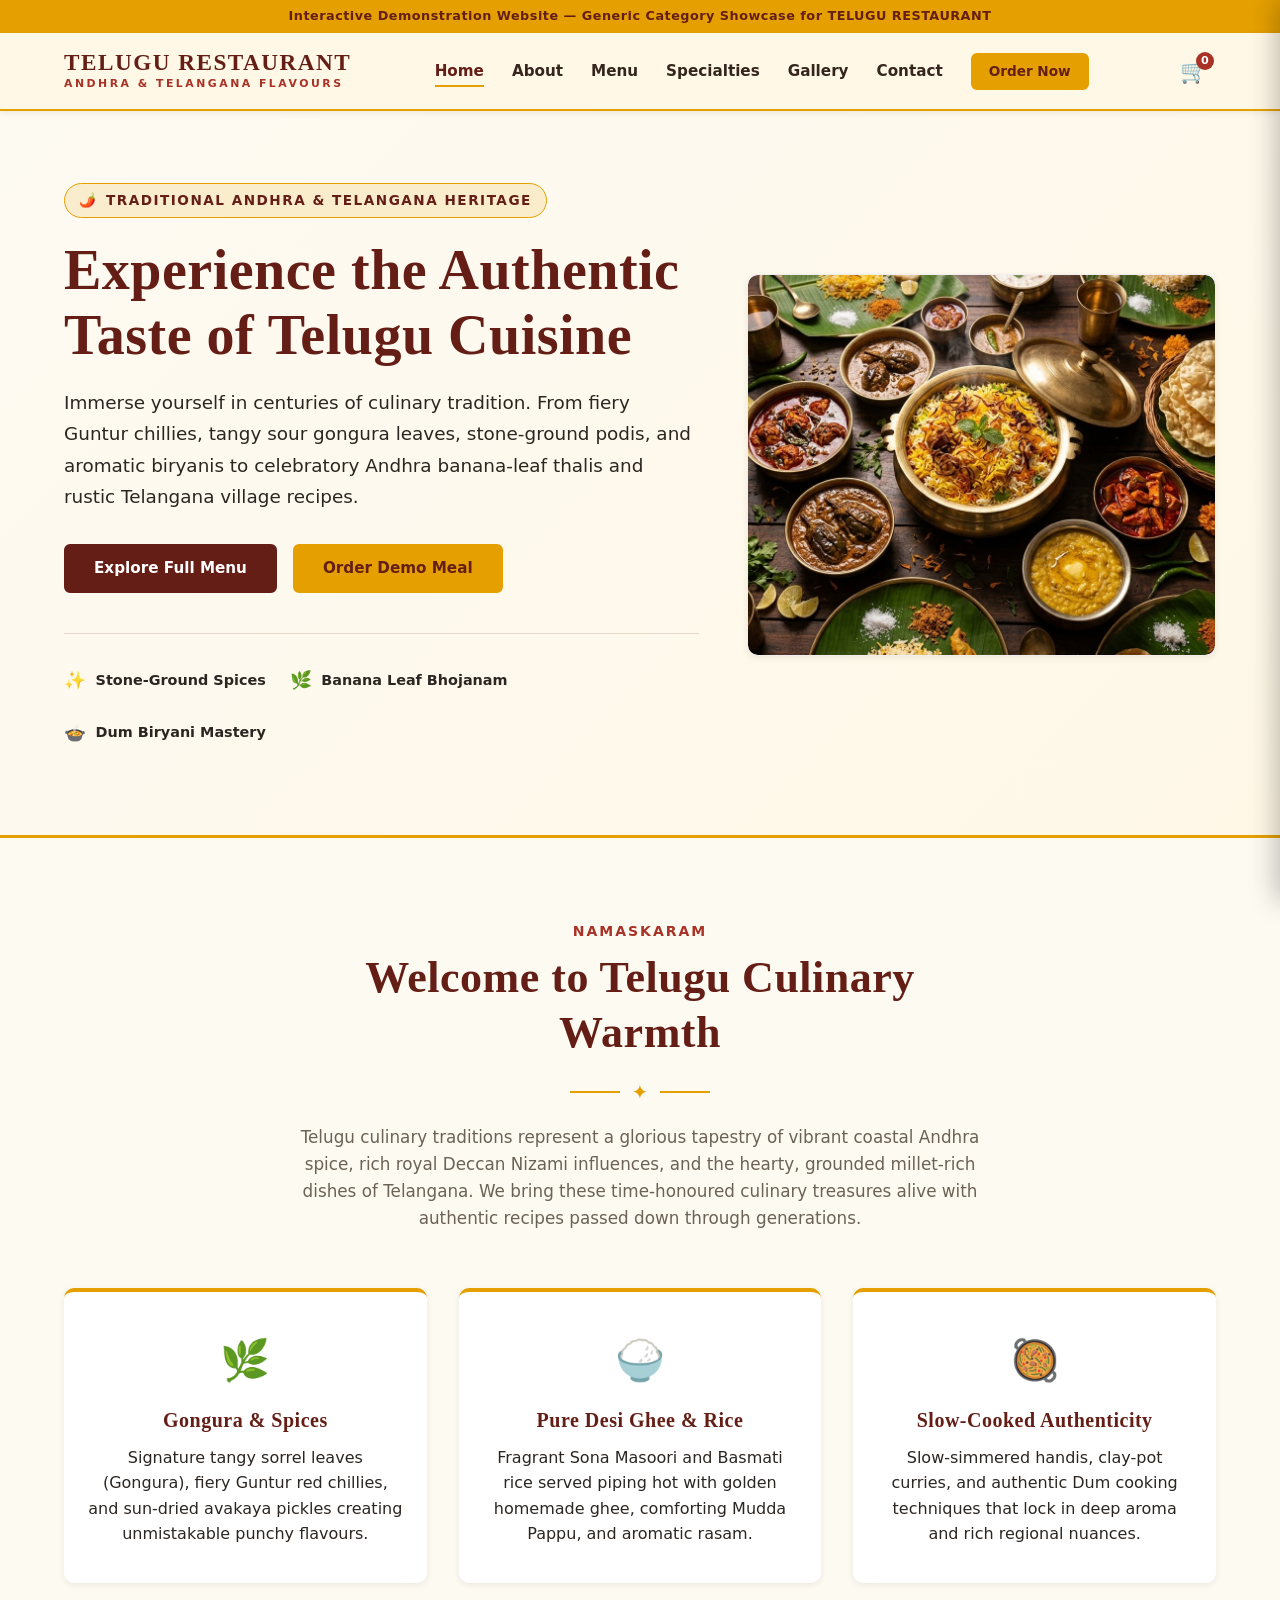
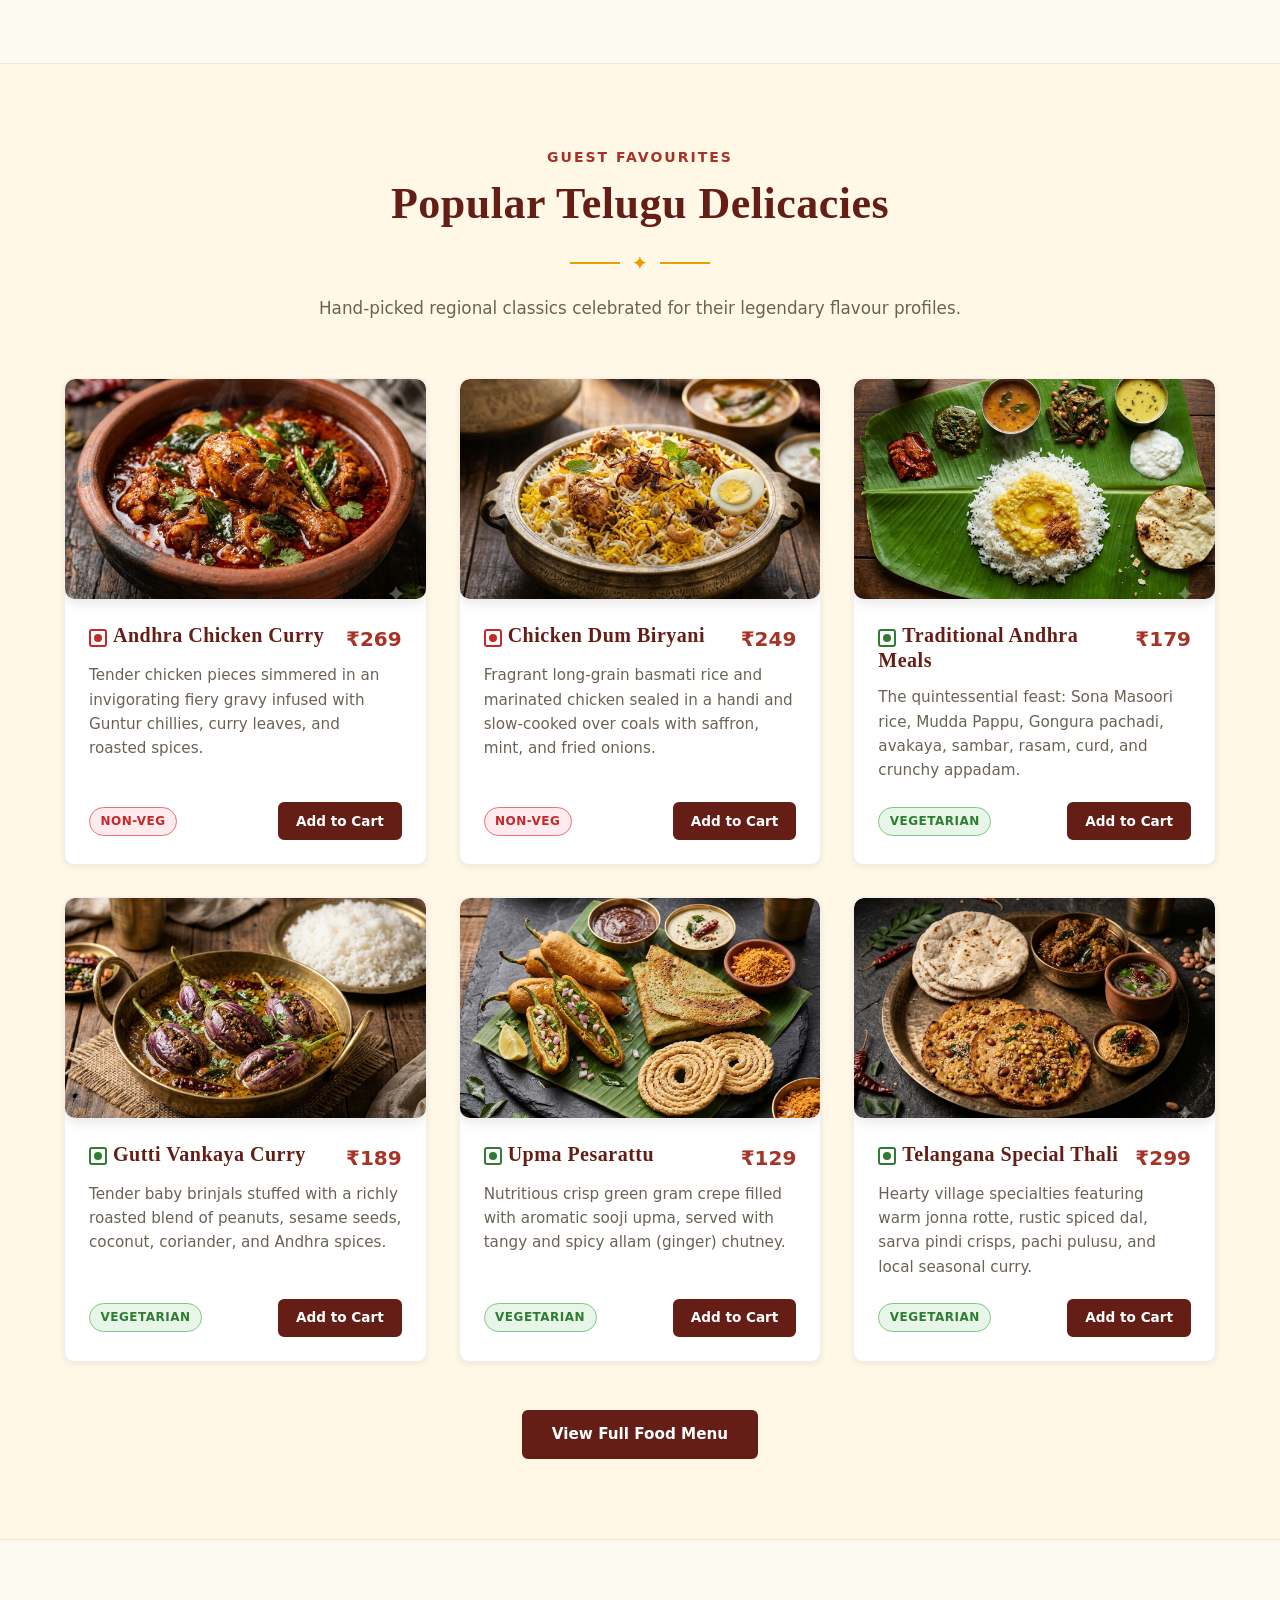
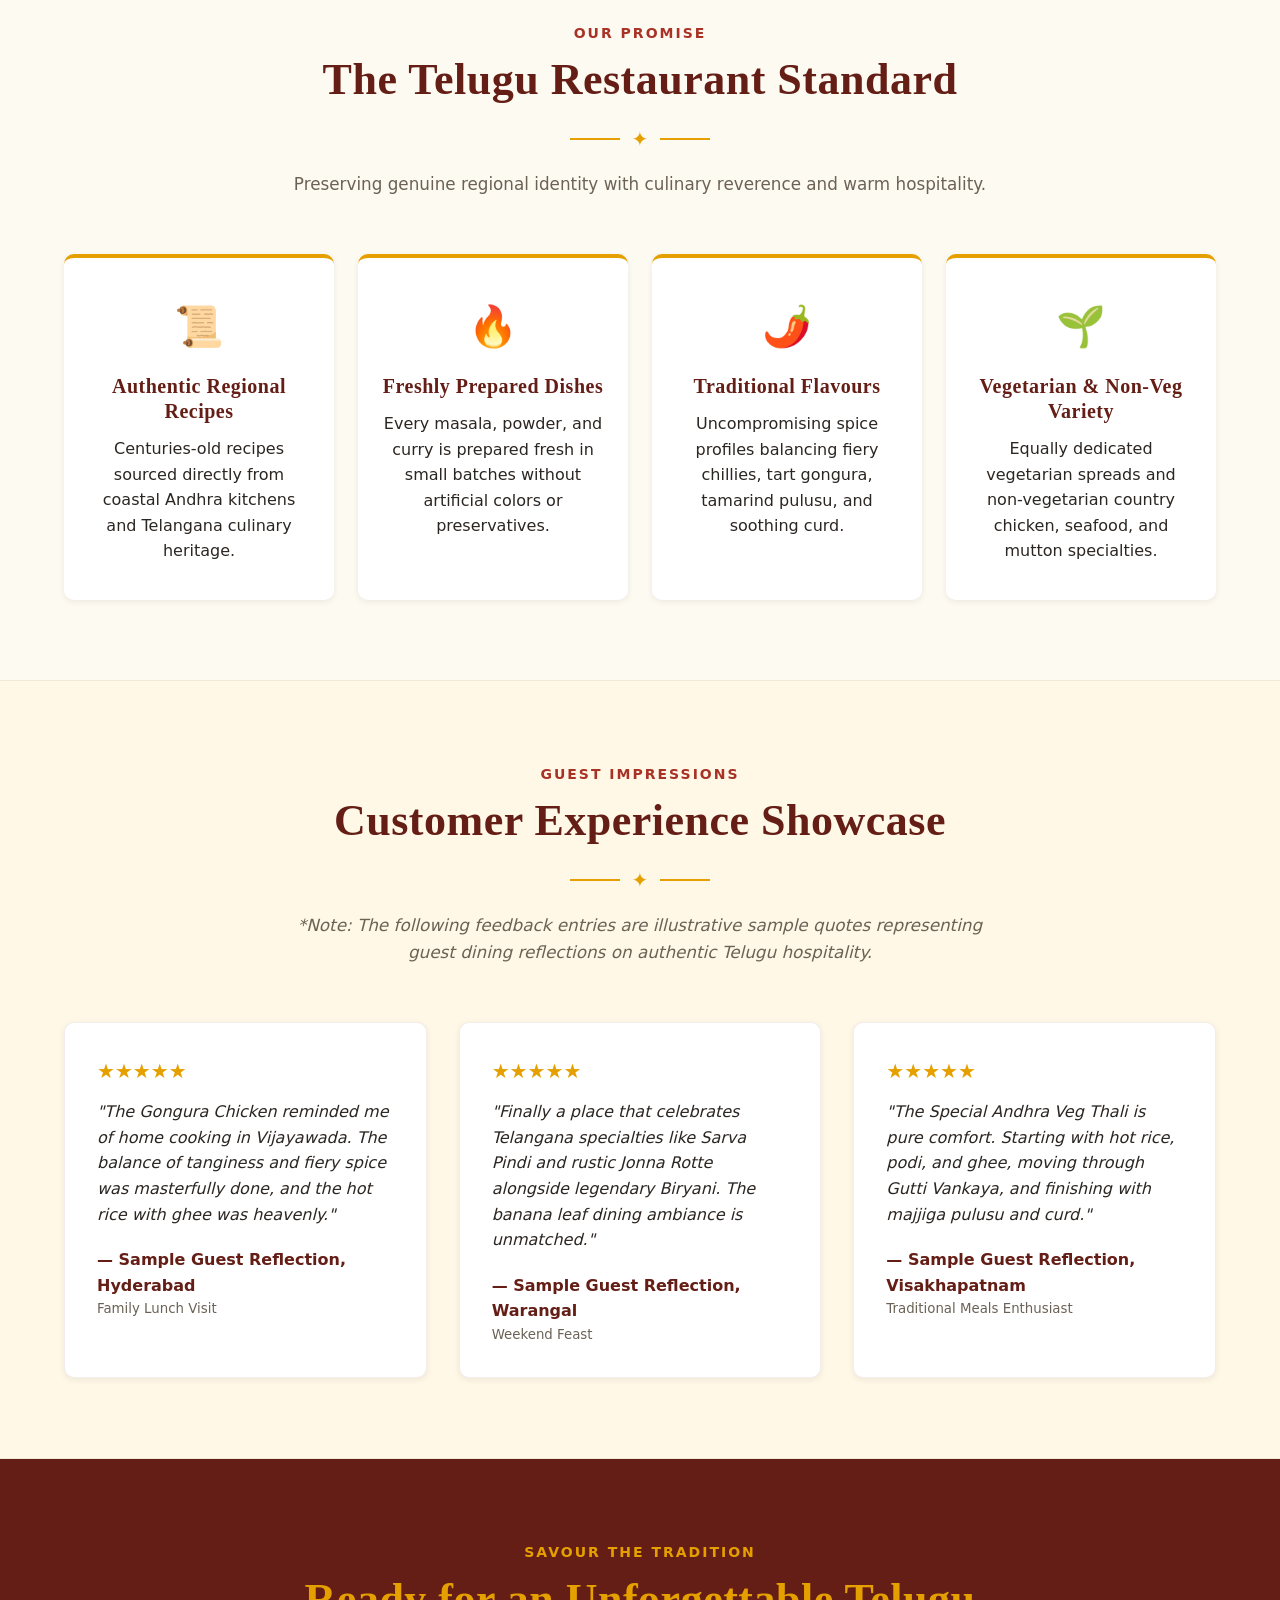
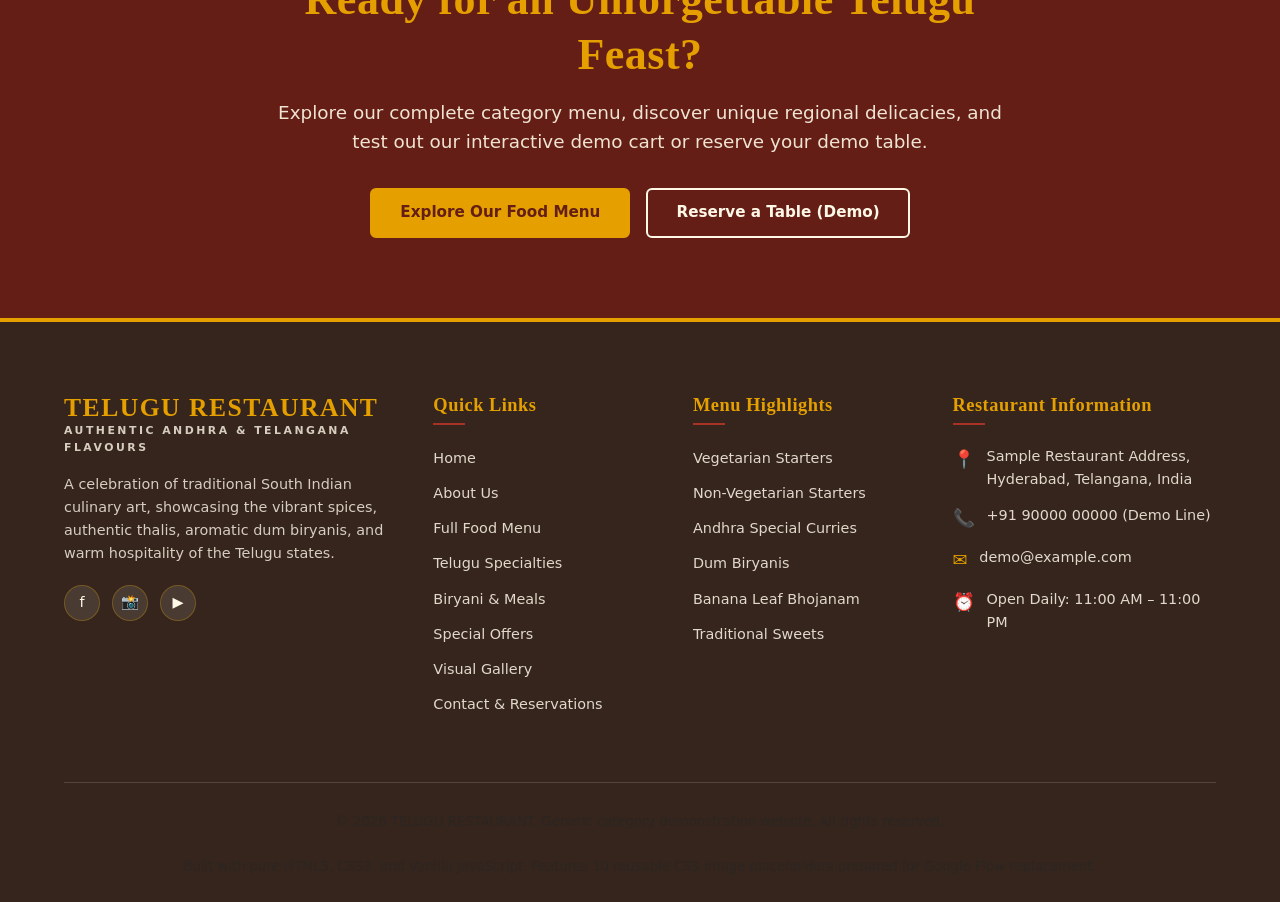
<file: index.html>
<!DOCTYPE html>
<html lang="en">

<head>
  <meta charset="UTF-8">
  <meta name="viewport" content="width=device-width, initial-scale=1.0">
  <title>TELUGU RESTAURANT — Authentic Taste of Andhra & Telangana Cuisine</title>
  <meta name="description"
    content="Experience authentic Telugu cuisine with traditional Andhra meals, Hyderabadi biryanis, Gongura delicacies, and Telangana culinary specialties.">
  <link rel="stylesheet" href="css/style.css">
</head>

<body>

  <!-- Demo Disclaimer Banner -->
  <aside class="demo-disclaimer-banner" aria-label="Demo notice">
    Interactive Demonstration Website — Generic Category Showcase for TELUGU RESTAURANT
  </aside>

  <!-- Site Header -->
  <header class="site-header" role="banner">
    <div class="container header-container">
      <a href="index.html" class="brand-logo" aria-label="TELUGU RESTAURANT Home">
        <span class="logo-text">TELUGU RESTAURANT</span>
        <span class="logo-subtext">Andhra &amp; Telangana Flavours</span>
      </a>

      <!-- Desktop & Mobile Navigation Menu -->
      <nav class="nav-menu" role="navigation" aria-label="Main menu">
        <a href="index.html" class="nav-link">Home</a>
        <a href="about.html" class="nav-link">About</a>
        <a href="menu.html" class="nav-link">Menu</a>
        <a href="specialties.html" class="nav-link">Specialties</a>


        <a href="gallery.html" class="nav-link">Gallery</a>
        <a href="contact.html" class="nav-link">Contact</a>
        <a href="menu.html" class="btn btn-secondary btn-sm header-cta-desktop">Order Now</a>
      </nav>

      <!-- Header Action Items: Cart & Hamburger -->
      <div class="header-actions">
        <button class="cart-icon-btn cart-toggle-btn" aria-label="View demo shopping cart" title="Demo Cart">
          🛒
          <span class="cart-badge">0</span>
        </button>
        <button class="hamburger-btn" aria-label="Toggle navigation menu" aria-expanded="false">
          <span class="hamburger-line"></span>
          <span class="hamburger-line"></span>
          <span class="hamburger-line"></span>
        </button>
      </div>
    </div>
  </header>

  <main id="mainContent">

    <!-- PAGE 1: HERO SECTION -->
    <section class="hero-home" aria-labelledby="heroHeading">
      <div class="container hero-grid">
        <div class="hero-content">
          <div class="hero-tagline">
            <span>🌶️</span> Traditional Andhra &amp; Telangana Heritage
          </div>
          <h1 id="heroHeading" class="hero-title">
            Experience the Authentic Taste of Telugu Cuisine
          </h1>
          <p class="hero-description">
            Immerse yourself in centuries of culinary tradition. From fiery Guntur chillies, tangy sour gongura leaves,
            stone-ground podis, and aromatic biryanis to celebratory Andhra banana-leaf thalis and rustic Telangana
            village recipes.
          </p>
          <div class="hero-actions">
            <a href="menu.html" class="btn btn-primary">Explore Full Menu</a>
            <button class="btn btn-secondary cart-toggle-btn">Order Demo Meal</button>
          </div>

          <div class="hero-features">
            <div class="hero-feat-item">
              <span class="icon">✨</span> Stone-Ground Spices
            </div>
            <div class="hero-feat-item">
              <span class="icon">🌿</span> Banana Leaf Bhojanam
            </div>
            <div class="hero-feat-item">
              <span class="icon">🍲</span> Dum Biryani Mastery
            </div>
          </div>
        </div>

        <!-- Approved Image Placeholder Concept 1: Telugu restaurant hero food arrangement -->
        <div class="hero-visual">
          <div class="card">
            <!-- CONCEPT 1 APPROVED PLACEHOLDER: Telugu restaurant hero food arrangement -->
            <div class="placeholder-img concept-1 placeholder-hero-arrangement" role="img"
              aria-label="Grand Telugu restaurant feast food layout">
              <span class="placeholder-badge">Placeholder Concept 1</span>
              <div class="placeholder-icon">🍛</div>
              <div class="placeholder-label">Telugu Heritage Feast</div>
              <div class="placeholder-sublabel">A grand spread of authentic curries, biryanis, gongura, and steaming
                rice</div>
            </div>
          </div>
        </div>
      </div>
    </section>

    <!-- WELCOME & INTRODUCTION SECTION -->
    <section class="section" aria-labelledby="welcomeHeading">
      <div class="container">
        <div class="section-title-wrap">
          <span class="section-subtitle">Namaskaram</span>
          <h2 id="welcomeHeading" class="section-title">Welcome to Telugu Culinary Warmth</h2>
          <div class="divider"><span class="divider-icon">✦</span></div>
          <p>
            Telugu culinary traditions represent a glorious tapestry of vibrant coastal Andhra spice, rich royal Deccan
            Nizami influences, and the hearty, grounded millet-rich dishes of Telangana. We bring these time-honoured
            culinary treasures alive with authentic recipes passed down through generations.
          </p>
        </div>

        <div class="grid-3">
          <div class="highlight-card">
            <div class="highlight-icon">🌿</div>
            <h3>Gongura &amp; Spices</h3>
            <p>Signature tangy sorrel leaves (Gongura), fiery Guntur red chillies, and sun-dried avakaya pickles
              creating unmistakable punchy flavours.</p>
          </div>

          <div class="highlight-card">
            <div class="highlight-icon">🍚</div>
            <h3>Pure Desi Ghee &amp; Rice</h3>
            <p>Fragrant Sona Masoori and Basmati rice served piping hot with golden homemade ghee, comforting Mudda
              Pappu, and aromatic rasam.</p>
          </div>

          <div class="highlight-card">
            <div class="highlight-icon">🥘</div>
            <h3>Slow-Cooked Authenticity</h3>
            <p>Slow-simmered handis, clay-pot curries, and authentic Dum cooking techniques that lock in deep aroma and
              rich regional nuances.</p>
          </div>
        </div>
      </div>
    </section>

    <!-- POPULAR DISHES SHOWCASE -->
    <section class="section section-alt" aria-labelledby="popularHeading">
      <div class="container">
        <div class="section-title-wrap">
          <span class="section-subtitle">Guest Favourites</span>
          <h2 id="popularHeading" class="section-title">Popular Telugu Delicacies</h2>
          <div class="divider"><span class="divider-icon">✦</span></div>
          <p>Hand-picked regional classics celebrated for their legendary flavour profiles.</p>
        </div>

        <div class="grid-3">
          <!-- Dish 1: Andhra Chicken Curry -->
          <article class="card">
            <!-- CONCEPT 4 APPROVED PLACEHOLDER: Andhra chicken curry or spicy chicken dish -->
            <div class="placeholder-img concept-4 placeholder-andhra-chicken" role="img"
              aria-label="Andhra spicy chicken curry placeholder">
              <span class="placeholder-badge">Placeholder Concept 4</span>
              <div class="placeholder-icon">🍗</div>
              <div class="placeholder-label">Andhra Chicken Curry</div>
              <div class="placeholder-sublabel">Fiery Guntur chilli &amp; fresh poppy seed gravy</div>
            </div>
            <div class="card-body">
              <div class="card-header-flex">
                <h3 class="card-title"><span class="diet-dot nonveg" title="Non-Vegetarian"></span>Andhra Chicken Curry
                </h3>
                <span class="card-price">₹269</span>
              </div>
              <p class="card-text">Tender chicken pieces simmered in an invigorating fiery gravy infused with Guntur
                chillies, curry leaves, and roasted spices.</p>
              <div class="card-footer">
                <span class="badge badge-nonveg">Non-Veg</span>
                <button class="btn btn-primary btn-sm add-to-cart-btn" data-id="pop-andhra-chicken"
                  data-name="Andhra Chicken Curry" data-price="269">Add to Cart</button>
              </div>
            </div>
          </article>

          <!-- Dish 2: Hyderabadi-style Biryani -->
          <article class="card">
            <!-- CONCEPT 5 APPROVED PLACEHOLDER: Traditional biryani -->
            <div class="placeholder-img concept-5 placeholder-biryani" role="img"
              aria-label="Traditional Biryani placeholder">
              <span class="placeholder-badge">Placeholder Concept 5</span>
              <div class="placeholder-icon">🥘</div>
              <div class="placeholder-label">Hyderabadi Dum Biryani</div>
              <div class="placeholder-sublabel">Long basmati rice, tender meat &amp; saffron layers</div>
            </div>
            <div class="card-body">
              <div class="card-header-flex">
                <h3 class="card-title"><span class="diet-dot nonveg" title="Non-Vegetarian"></span>Chicken Dum Biryani
                </h3>
                <span class="card-price">₹249</span>
              </div>
              <p class="card-text">Fragrant long-grain basmati rice and marinated chicken sealed in a handi and
                slow-cooked over coals with saffron, mint, and fried onions.</p>
              <div class="card-footer">
                <span class="badge badge-nonveg">Non-Veg</span>
                <button class="btn btn-primary btn-sm add-to-cart-btn" data-id="pop-chicken-biryani"
                  data-name="Chicken Dum Biryani" data-price="249">Add to Cart</button>
              </div>
            </div>
          </article>

          <!-- Dish 3: Gongura Pachadi & Meal -->
          <article class="card">
            <!-- CONCEPT 2 APPROVED PLACEHOLDER: Traditional Andhra meals served on a banana leaf -->
            <div class="placeholder-img concept-2 placeholder-banana-leaf-meal" role="img"
              aria-label="Banana leaf Andhra meal placeholder">
              <span class="placeholder-badge">Placeholder Concept 2</span>
              <div class="placeholder-icon">🍃</div>
              <div class="placeholder-label">Traditional Andhra Meals</div>
              <div class="placeholder-sublabel">Served on fresh green banana leaf with ghee &amp; podi</div>
            </div>
            <div class="card-body">
              <div class="card-header-flex">
                <h3 class="card-title"><span class="diet-dot veg" title="Vegetarian"></span>Traditional Andhra Meals
                </h3>
                <span class="card-price">₹179</span>
              </div>
              <p class="card-text">The quintessential feast: Sona Masoori rice, Mudda Pappu, Gongura pachadi, avakaya,
                sambar, rasam, curd, and crunchy appadam.</p>
              <div class="card-footer">
                <span class="badge badge-veg">Vegetarian</span>
                <button class="btn btn-primary btn-sm add-to-cart-btn" data-id="pop-andhra-meals"
                  data-name="Traditional Andhra Meals" data-price="179">Add to Cart</button>
              </div>
            </div>
          </article>

          <!-- Dish 4: Gutti Vankaya Curry -->
          <article class="card">
            <!-- CONCEPT 6 APPROVED PLACEHOLDER: Vegetarian dishes and curries -->
            <div class="placeholder-img concept-6 placeholder-veg-curries" role="img"
              aria-label="Vegetarian curries placeholder">
              <span class="placeholder-badge">Placeholder Concept 6</span>
              <div class="placeholder-icon">🍆</div>
              <div class="placeholder-label">Gutti Vankaya Curry</div>
              <div class="placeholder-sublabel">Stuffed tender brinjal in sesame &amp; peanut paste</div>
            </div>
            <div class="card-body">
              <div class="card-header-flex">
                <h3 class="card-title"><span class="diet-dot veg" title="Vegetarian"></span>Gutti Vankaya Curry</h3>
                <span class="card-price">₹189</span>
              </div>
              <p class="card-text">Tender baby brinjals stuffed with a richly roasted blend of peanuts, sesame seeds,
                coconut, coriander, and Andhra spices.</p>
              <div class="card-footer">
                <span class="badge badge-veg">Vegetarian</span>
                <button class="btn btn-primary btn-sm add-to-cart-btn" data-id="pop-gutti-vankaya"
                  data-name="Gutti Vankaya Curry" data-price="189">Add to Cart</button>
              </div>
            </div>
          </article>

          <!-- Dish 5: Pesarattu -->
          <article class="card">
            <!-- CONCEPT 7 APPROVED PLACEHOLDER: Telugu snacks and starters -->
            <div class="placeholder-img concept-7 placeholder-telugu-snacks" role="img"
              aria-label="Telugu snacks and starters placeholder">
              <span class="placeholder-badge">Placeholder Concept 7</span>
              <div class="placeholder-icon">🥞</div>
              <div class="placeholder-label">Andhra Pesarattu</div>
              <div class="placeholder-sublabel">Whole green gram crepe with allam pachadi</div>
            </div>
            <div class="card-body">
              <div class="card-header-flex">
                <h3 class="card-title"><span class="diet-dot veg" title="Vegetarian"></span>Upma Pesarattu</h3>
                <span class="card-price">₹129</span>
              </div>
              <p class="card-text">Nutritious crisp green gram crepe filled with aromatic sooji upma, served with tangy
                and spicy allam (ginger) chutney.</p>
              <div class="card-footer">
                <span class="badge badge-veg">Vegetarian</span>
                <button class="btn btn-primary btn-sm add-to-cart-btn" data-id="pop-pesarattu"
                  data-name="Upma Pesarattu" data-price="129">Add to Cart</button>
              </div>
            </div>
          </article>

          <!-- Dish 6: Authentic Telangana Platter -->
          <article class="card">
            <!-- CONCEPT 3 APPROVED PLACEHOLDER: Authentic Telangana food platter -->
            <div class="placeholder-img concept-3 placeholder-telangana-platter" role="img"
              aria-label="Authentic Telangana food platter placeholder">
              <span class="placeholder-badge">Placeholder Concept 3</span>
              <div class="placeholder-icon">🫓</div>
              <div class="placeholder-label">Telangana Special Thali</div>
              <div class="placeholder-sublabel">Sarva pindi, jonna rotte &amp; rustic village curries</div>
            </div>
            <div class="card-body">
              <div class="card-header-flex">
                <h3 class="card-title"><span class="diet-dot veg" title="Vegetarian"></span>Telangana Special Thali</h3>
                <span class="card-price">₹299</span>
              </div>
              <p class="card-text">Hearty village specialties featuring warm jonna rotte, rustic spiced dal, sarva pindi
                crisps, pachi pulusu, and local seasonal curry.</p>
              <div class="card-footer">
                <span class="badge badge-veg">Vegetarian</span>
                <button class="btn btn-primary btn-sm add-to-cart-btn" data-id="pop-telangana-thali"
                  data-name="Telangana Special Thali" data-price="299">Add to Cart</button>
              </div>
            </div>
          </article>
        </div>

        <div style="text-align: center; margin-top: 3rem;">
          <a href="menu.html" class="btn btn-primary">View Full Food Menu</a>
        </div>
      </div>
    </section>

    <!-- RESTAURANT HIGHLIGHTS -->
    <section class="section" aria-labelledby="highlightsHeading">
      <div class="container">
        <div class="section-title-wrap">
          <span class="section-subtitle">Our Promise</span>
          <h2 id="highlightsHeading" class="section-title">The Telugu Restaurant Standard</h2>
          <div class="divider"><span class="divider-icon">✦</span></div>
          <p>Preserving genuine regional identity with culinary reverence and warm hospitality.</p>
        </div>

        <div class="grid-4">
          <div class="highlight-card">
            <div class="highlight-icon">📜</div>
            <h3>Authentic Regional Recipes</h3>
            <p>Centuries-old recipes sourced directly from coastal Andhra kitchens and Telangana culinary heritage.</p>
          </div>

          <div class="highlight-card">
            <div class="highlight-icon">🔥</div>
            <h3>Freshly Prepared Dishes</h3>
            <p>Every masala, powder, and curry is prepared fresh in small batches without artificial colors or
              preservatives.</p>
          </div>

          <div class="highlight-card">
            <div class="highlight-icon">🌶️</div>
            <h3>Traditional Flavours</h3>
            <p>Uncompromising spice profiles balancing fiery chillies, tart gongura, tamarind pulusu, and soothing curd.
            </p>
          </div>

          <div class="highlight-card">
            <div class="highlight-icon">🌱</div>
            <h3>Vegetarian &amp; Non-Veg Variety</h3>
            <p>Equally dedicated vegetarian spreads and non-vegetarian country chicken, seafood, and mutton specialties.
            </p>
          </div>
        </div>
      </div>
    </section>

    <!-- CUSTOMER EXPERIENCE SECTION (CLEARLY LABELLED ILLUSTRATIVE SAMPLE FEEDBACK) -->
    <section class="section section-alt" aria-labelledby="feedbackHeading">
      <div class="container">
        <div class="section-title-wrap">
          <span class="section-subtitle">Guest Impressions</span>
          <h2 id="feedbackHeading" class="section-title">Customer Experience Showcase</h2>
          <div class="divider"><span class="divider-icon">✦</span></div>
          <p>
            <em>*Note: The following feedback entries are illustrative sample quotes representing guest dining
              reflections on authentic Telugu hospitality.</em>
          </p>
        </div>

        <div class="grid-3">
          <div class="card" style="padding: 2rem; background: var(--color-white);">
            <div style="color: var(--color-turmeric); font-size: 1.25rem; margin-bottom: 0.75rem;">★★★★★</div>
            <p style="font-style: italic; color: var(--color-gray-800); margin-bottom: 1.25rem;">
              "The Gongura Chicken reminded me of home cooking in Vijayawada. The balance of tanginess and fiery spice
              was masterfully done, and the hot rice with ghee was heavenly."
            </p>
            <div style="font-weight: 700; color: var(--color-maroon);">— Sample Guest Reflection, Hyderabad</div>
            <small style="color: var(--color-gray-600);">Family Lunch Visit</small>
          </div>

          <div class="card" style="padding: 2rem; background: var(--color-white);">
            <div style="color: var(--color-turmeric); font-size: 1.25rem; margin-bottom: 0.75rem;">★★★★★</div>
            <p style="font-style: italic; color: var(--color-gray-800); margin-bottom: 1.25rem;">
              "Finally a place that celebrates Telangana specialties like Sarva Pindi and rustic Jonna Rotte alongside
              legendary Biryani. The banana leaf dining ambiance is unmatched."
            </p>
            <div style="font-weight: 700; color: var(--color-maroon);">— Sample Guest Reflection, Warangal</div>
            <small style="color: var(--color-gray-600);">Weekend Feast</small>
          </div>

          <div class="card" style="padding: 2rem; background: var(--color-white);">
            <div style="color: var(--color-turmeric); font-size: 1.25rem; margin-bottom: 0.75rem;">★★★★★</div>
            <p style="font-style: italic; color: var(--color-gray-800); margin-bottom: 1.25rem;">
              "The Special Andhra Veg Thali is pure comfort. Starting with hot rice, podi, and ghee, moving through
              Gutti Vankaya, and finishing with majjiga pulusu and curd."
            </p>
            <div style="font-weight: 700; color: var(--color-maroon);">— Sample Guest Reflection, Visakhapatnam</div>
            <small style="color: var(--color-gray-600);">Traditional Meals Enthusiast</small>
          </div>
        </div>
      </div>
    </section>

    <!-- CALL TO ACTION SECTION -->
    <section class="section section-dark" style="text-align: center;" aria-labelledby="ctaHeading">
      <div class="container" style="max-width: 800px;">
        <span class="section-subtitle">Savour The Tradition</span>
        <h2 id="ctaHeading" class="section-title">Ready for an Unforgettable Telugu Feast?</h2>
        <p style="font-size: 1.15rem; margin-bottom: 2rem;">
          Explore our complete category menu, discover unique regional delicacies, and test out our interactive demo
          cart or reserve your demo table.
        </p>
        <div style="display: flex; justify-content: center; gap: 1rem; flex-wrap: wrap;">
          <a href="menu.html" class="btn btn-secondary">Explore Our Food Menu</a>
          <a href="contact.html" class="btn btn-outline-light">Reserve a Table (Demo)</a>
        </div>
      </div>
    </section>

  </main>

  <!-- CART SIDEBAR MODAL -->
  <div class="cart-overlay" id="cartOverlay"></div>
  <aside class="cart-sidebar" id="cartSidebar" aria-labelledby="cartSidebarTitle" role="dialog" aria-modal="true">
    <div class="cart-header">
      <h3 id="cartSidebarTitle">Your Telugu Feast (Demo)</h3>
      <button class="cart-close-btn" id="cartCloseBtn" aria-label="Close cart">&times;</button>
    </div>
    <div class="cart-items-wrap" id="cartItemsContainer">
      <!-- Items dynamically populated via script.js -->
    </div>
    <div class="cart-footer">
      <div class="cart-summary-line">
        <span>Subtotal:</span>
        <span id="cartSubtotal">₹0</span>
      </div>
      <div class="cart-summary-line">
        <span>Estimated GST (5% Demo):</span>
        <span id="cartTax">₹0</span>
      </div>
      <div class="cart-summary-total">
        <span>Total Bill:</span>
        <span id="cartTotal">₹0</span>
      </div>
      <button class="btn btn-primary btn-block" id="checkoutBtn" style="margin-top: 1rem;" disabled>Proceed to Demo
        Checkout</button>
      <div class="demo-note">* Demonstration only. No real payment or orders processed.</div>
    </div>
  </aside>

  <!-- DEMO CONFIRMATION / PREVIEW MODAL -->
  <div class="modal-overlay" id="demoModal" role="dialog" aria-modal="true">
    <div class="modal-card">
      <button class="modal-close-btn" id="demoModalClose" aria-label="Close modal">&times;</button>
      <div class="modal-body">
        <h3 id="demoModalTitle" style="color: var(--color-maroon); margin-bottom: 1rem;">Modal Title</h3>
        <div id="demoModalContent">Modal Content</div>
      </div>
    </div>
  </div>

  <!-- BACK TO TOP BUTTON -->
  <button class="back-to-top" id="backToTopBtn" aria-label="Back to top">↑</button>

  <!-- SITE FOOTER -->
  <footer class="site-footer" role="contentinfo">
    <div class="container">
      <div class="footer-grid">
        <!-- Col 1: Brand & Bio -->
        <div class="footer-brand">
          <div class="logo-text">TELUGU RESTAURANT</div>
          <div class="logo-subtext">Authentic Andhra &amp; Telangana Flavours</div>
          <p class="footer-desc">
            A celebration of traditional South Indian culinary art, showcasing the vibrant spices, authentic thalis,
            aromatic dum biryanis, and warm hospitality of the Telugu states.
          </p>
          <div class="social-links" aria-label="Social media links">
            <span class="social-pill" title="Facebook">f</span>
            <span class="social-pill" title="Instagram">📸</span>
            <span class="social-pill" title="YouTube">▶</span>
          </div>
        </div>

        <!-- Col 2: Navigation Links -->
        <div>
          <h4 class="footer-heading">Quick Links</h4>
          <ul class="footer-links">
            <li><a href="index.html">Home</a></li>
            <li><a href="about.html">About Us</a></li>
            <li><a href="menu.html">Full Food Menu</a></li>
            <li><a href="specialties.html">Telugu Specialties</a></li>
            <li><a href="biryani-meals.html">Biryani &amp; Meals</a></li>
            <li><a href="offers.html">Special Offers</a></li>
            <li><a href="gallery.html">Visual Gallery</a></li>
            <li><a href="contact.html">Contact &amp; Reservations</a></li>
          </ul>
        </div>

        <!-- Col 3: Menu Categories -->
        <div>
          <h4 class="footer-heading">Menu Highlights</h4>
          <ul class="footer-links">
            <li><a href="menu.html">Vegetarian Starters</a></li>
            <li><a href="menu.html">Non-Vegetarian Starters</a></li>
            <li><a href="menu.html">Andhra Special Curries</a></li>
            <li><a href="menu.html">Dum Biryanis</a></li>
            <li><a href="menu.html">Banana Leaf Bhojanam</a></li>
            <li><a href="menu.html">Traditional Sweets</a></li>
          </ul>
        </div>

        <!-- Col 4: Contact & Hours -->
        <div>
          <h4 class="footer-heading">Restaurant Information</h4>
          <div class="footer-contact-item">
            <span class="icon">📍</span>
            <span>Sample Restaurant Address, Hyderabad, Telangana, India</span>
          </div>
          <div class="footer-contact-item">
            <span class="icon">📞</span>
            <span>+91 90000 00000 (Demo Line)</span>
          </div>
          <div class="footer-contact-item">
            <span class="icon">✉️</span>
            <span>demo@example.com</span>
          </div>
          <div class="footer-contact-item">
            <span class="icon">⏰</span>
            <span>Open Daily: 11:00 AM – 11:00 PM</span>
          </div>
        </div>
      </div>

      <div class="footer-bottom">
        <p>&copy; 2026 TELUGU RESTAURANT. Generic category demonstration website. All rights reserved.</p>
        <p>Built with pure HTML5, CSS3, and Vanilla JavaScript. Features 10 reusable CSS image placeholders prepared for
          Google Flow replacement.</p>
      </div>
    </div>
  </footer>

  <script src="js/script.js"></script>
</body>

</html>
</file>
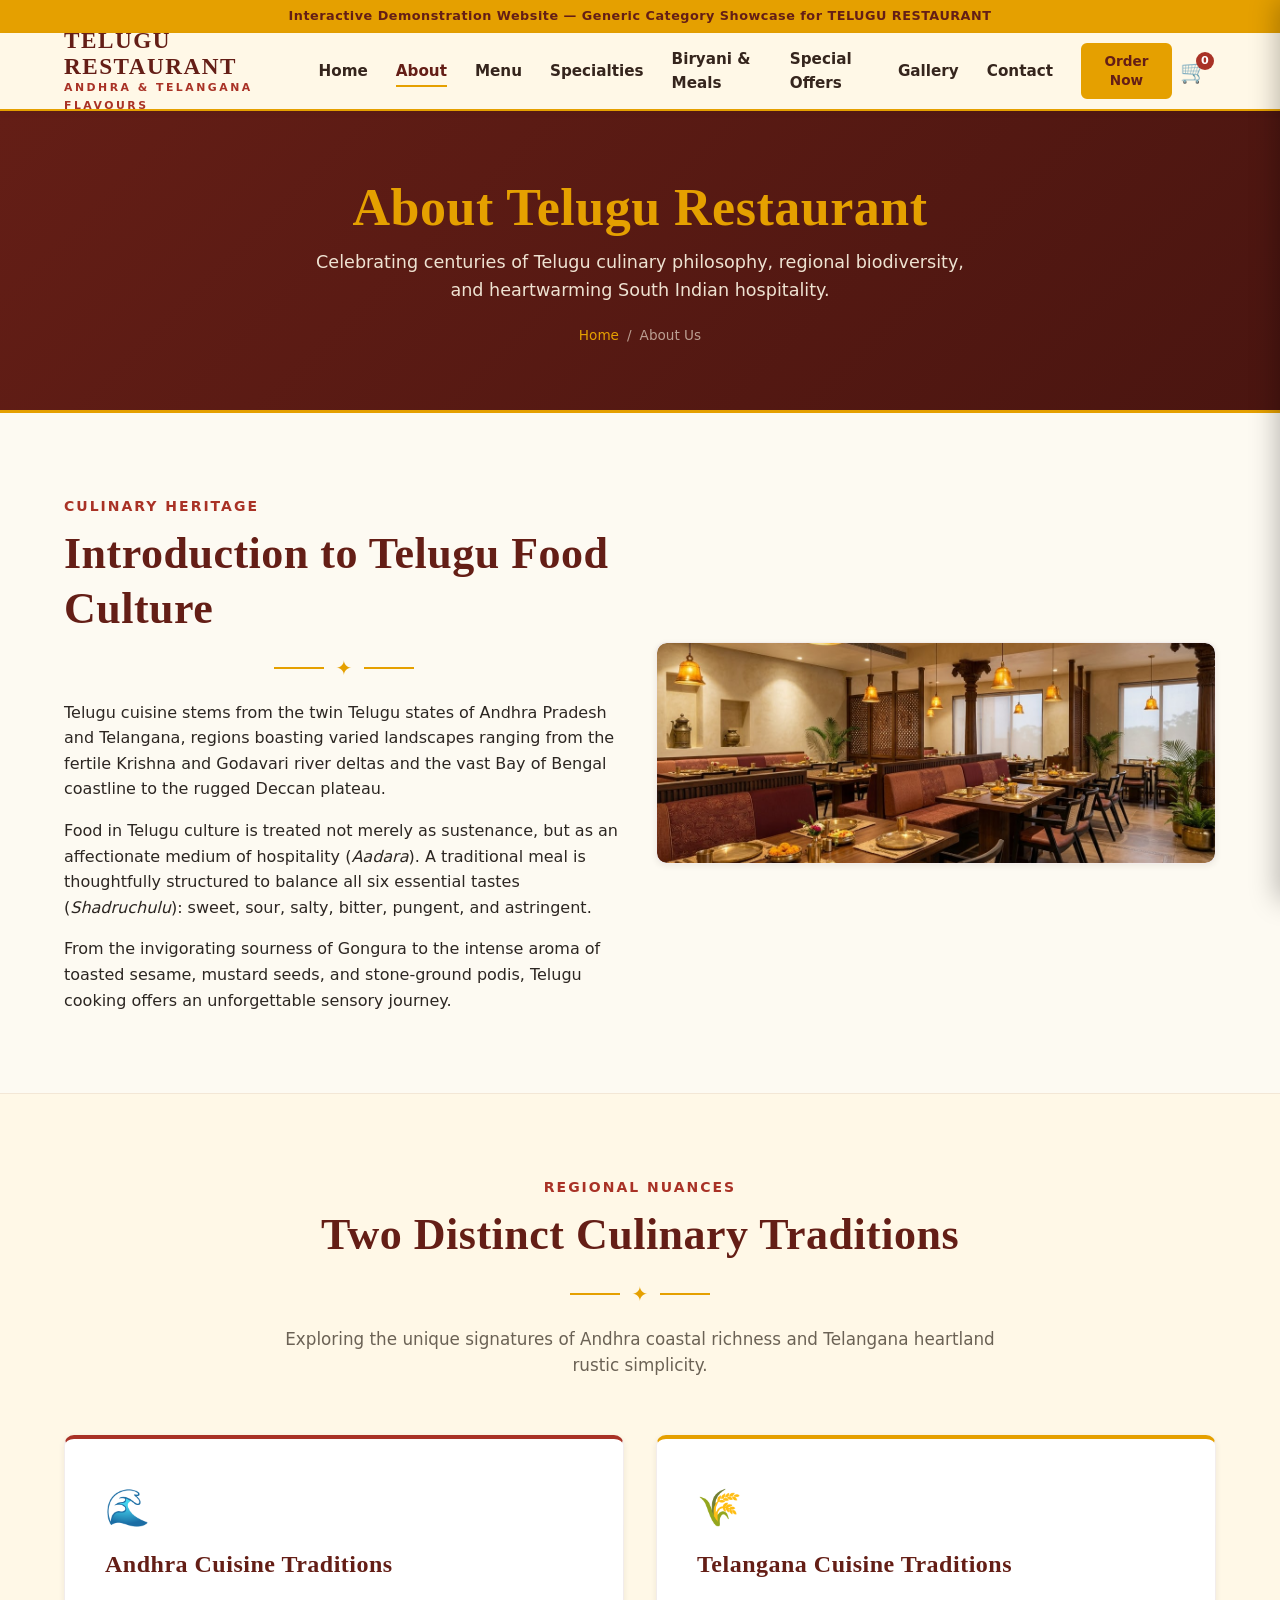
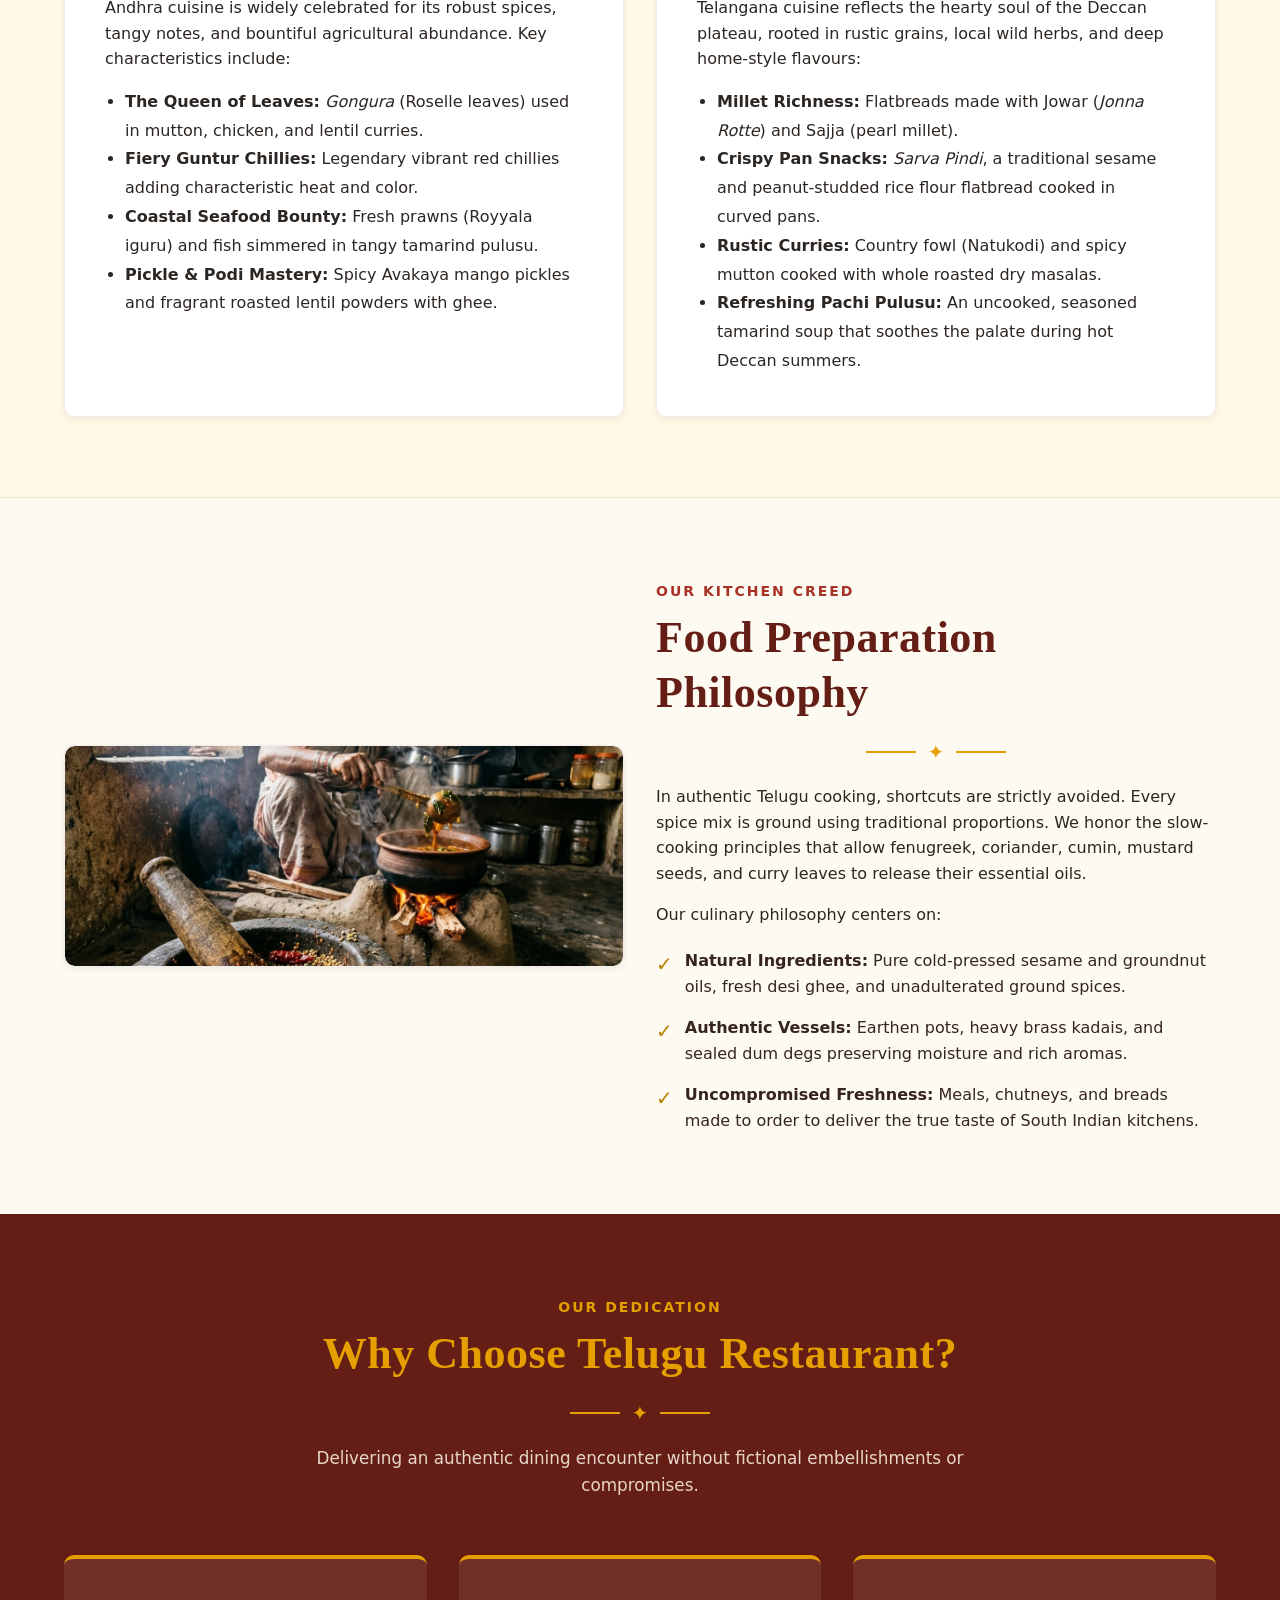
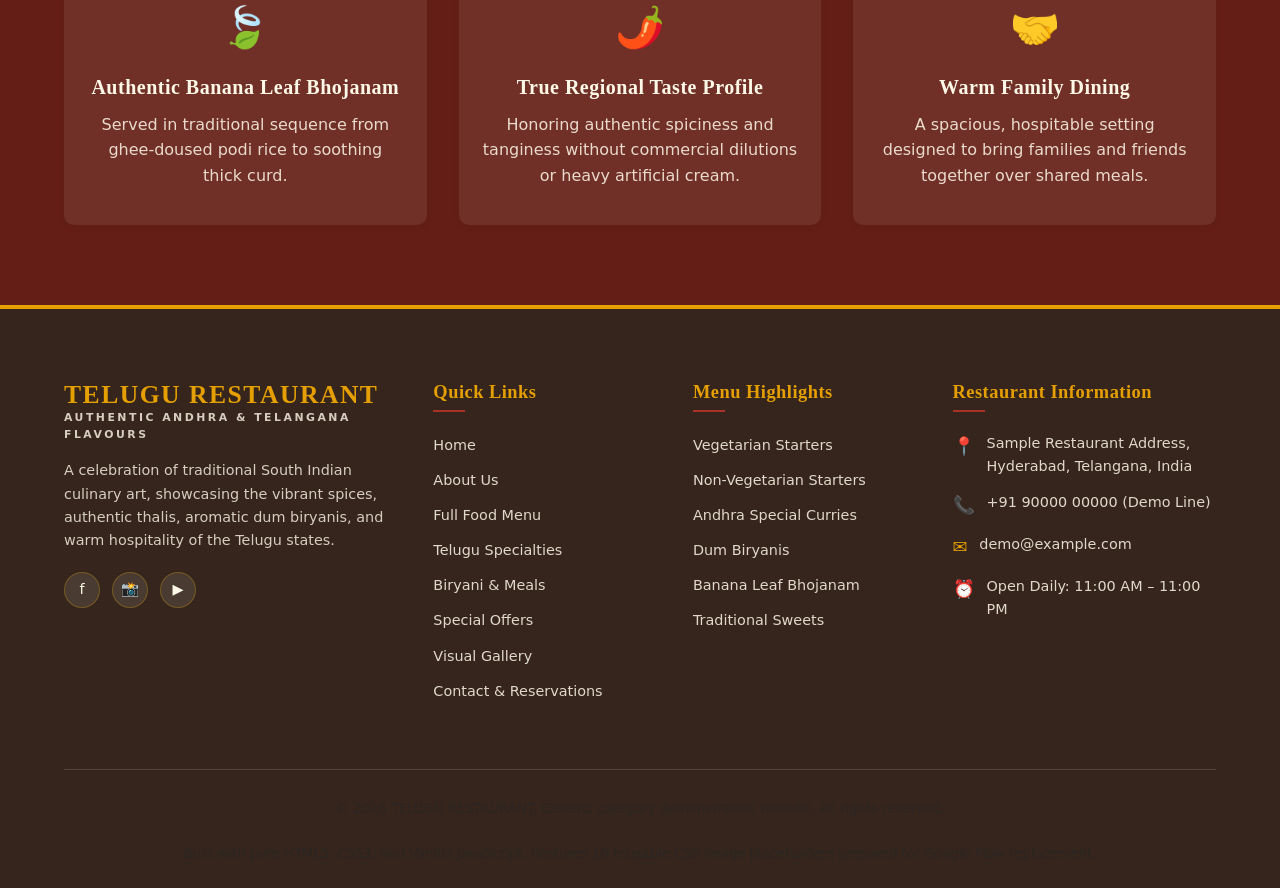
<file: about.html>
<!DOCTYPE html>
<html lang="en">
<head>
  <meta charset="UTF-8">
  <meta name="viewport" content="width=device-width, initial-scale=1.0">
  <title>About Us — TELUGU RESTAURANT | Food Culture &amp; Heritage</title>
  <meta name="description" content="Discover the rich culinary history, spice philosophy, and traditional cooking traditions behind TELUGU RESTAURANT.">
  <link rel="stylesheet" href="css/style.css">
</head>
<body>

  <!-- Demo Disclaimer Banner -->
  <aside class="demo-disclaimer-banner" aria-label="Demo notice">
    Interactive Demonstration Website — Generic Category Showcase for TELUGU RESTAURANT
  </aside>

  <!-- Site Header -->
  <header class="site-header" role="banner">
    <div class="container header-container">
      <a href="index.html" class="brand-logo" aria-label="TELUGU RESTAURANT Home">
        <span class="logo-text">TELUGU RESTAURANT</span>
        <span class="logo-subtext">Andhra &amp; Telangana Flavours</span>
      </a>

      <!-- Desktop & Mobile Navigation Menu -->
      <nav class="nav-menu" role="navigation" aria-label="Main menu">
        <a href="index.html" class="nav-link">Home</a>
        <a href="about.html" class="nav-link">About</a>
        <a href="menu.html" class="nav-link">Menu</a>
        <a href="specialties.html" class="nav-link">Specialties</a>
        <a href="biryani-meals.html" class="nav-link">Biryani &amp; Meals</a>
        <a href="offers.html" class="nav-link">Special Offers</a>
        <a href="gallery.html" class="nav-link">Gallery</a>
        <a href="contact.html" class="nav-link">Contact</a>
        <a href="menu.html" class="btn btn-secondary btn-sm header-cta-desktop">Order Now</a>
      </nav>

      <!-- Header Action Items: Cart & Hamburger -->
      <div class="header-actions">
        <button class="cart-icon-btn cart-toggle-btn" aria-label="View demo shopping cart" title="Demo Cart">
          🛒
          <span class="cart-badge">0</span>
        </button>
        <button class="hamburger-btn" aria-label="Toggle navigation menu" aria-expanded="false">
          <span class="hamburger-line"></span>
          <span class="hamburger-line"></span>
          <span class="hamburger-line"></span>
        </button>
      </div>
    </div>
  </header>

  <main id="mainContent">

    <!-- PAGE BANNER -->
    <section class="page-banner" aria-labelledby="aboutPageHeading">
      <div class="container">
        <h1 id="aboutPageHeading" class="page-banner-title">About Telugu Restaurant</h1>
        <p class="page-banner-desc">
          Celebrating centuries of Telugu culinary philosophy, regional biodiversity, and heartwarming South Indian hospitality.
        </p>
        <div class="breadcrumbs">
          <a href="index.html">Home</a>
          <span>/</span>
          <span>About Us</span>
        </div>
      </div>
    </section>

    <!-- STORY & TRADITION -->
    <section class="section">
      <div class="container">
        <div class="grid-2" style="align-items: center;">
          <div>
            <span class="section-subtitle">Culinary Heritage</span>
            <h2 class="section-title">Introduction to Telugu Food Culture</h2>
            <div class="divider" style="margin-left: 0;"><span class="divider-icon">✦</span></div>
            <p>
              Telugu cuisine stems from the twin Telugu states of Andhra Pradesh and Telangana, regions boasting varied landscapes ranging from the fertile Krishna and Godavari river deltas and the vast Bay of Bengal coastline to the rugged Deccan plateau.
            </p>
            <p>
              Food in Telugu culture is treated not merely as sustenance, but as an affectionate medium of hospitality (<em>Aadara</em>). A traditional meal is thoughtfully structured to balance all six essential tastes (<em>Shadruchulu</em>): sweet, sour, salty, bitter, pungent, and astringent.
            </p>
            <p>
              From the invigorating sourness of Gongura to the intense aroma of toasted sesame, mustard seeds, and stone-ground podis, Telugu cooking offers an unforgettable sensory journey.
            </p>
          </div>

          <!-- Reused Approved Placeholder Concept 9: Restaurant dining interior -->
          <div>
            <div class="card">
              <!-- CONCEPT 9 APPROVED PLACEHOLDER: Restaurant dining interior -->
              <div class="placeholder-img concept-9 placeholder-dining-interior" role="img" aria-label="Warm restaurant dining interior placeholder">
                <span class="placeholder-badge">Placeholder Concept 9</span>
                <div class="placeholder-icon">🏮</div>
                <div class="placeholder-label">Telugu Restaurant Ambience</div>
                <div class="placeholder-sublabel">Warm wooden aesthetics, brass tableware, and family dining atmosphere</div>
              </div>
            </div>
          </div>
        </div>
      </div>
    </section>

    <!-- ANDHRA VS TELANGANA REGIONAL TRADITIONS -->
    <section class="section section-alt">
      <div class="container">
        <div class="section-title-wrap">
          <span class="section-subtitle">Regional Nuances</span>
          <h2 class="section-title">Two Distinct Culinary Traditions</h2>
          <div class="divider"><span class="divider-icon">✦</span></div>
          <p>Exploring the unique signatures of Andhra coastal richness and Telangana heartland rustic simplicity.</p>
        </div>

        <div class="grid-2">
          <!-- Andhra Traditions Card -->
          <div class="card" style="padding: 2.5rem; border-top: 4px solid var(--color-red);">
            <div style="font-size: 2.25rem; margin-bottom: 0.75rem;">🌊</div>
            <h3 style="font-size: 1.5rem; margin-bottom: 1rem; color: var(--color-maroon);">Andhra Cuisine Traditions</h3>
            <p>
              Andhra cuisine is widely celebrated for its robust spices, tangy notes, and bountiful agricultural abundance. Key characteristics include:
            </p>
            <ul style="list-style: disc; padding-left: 1.25rem; color: var(--color-gray-800); line-height: 1.8;">
              <li><strong>The Queen of Leaves:</strong> <em>Gongura</em> (Roselle leaves) used in mutton, chicken, and lentil curries.</li>
              <li><strong>Fiery Guntur Chillies:</strong> Legendary vibrant red chillies adding characteristic heat and color.</li>
              <li><strong>Coastal Seafood Bounty:</strong> Fresh prawns (Royyala iguru) and fish simmered in tangy tamarind pulusu.</li>
              <li><strong>Pickle &amp; Podi Mastery:</strong> Spicy Avakaya mango pickles and fragrant roasted lentil powders with ghee.</li>
            </ul>
          </div>

          <!-- Telangana Traditions Card -->
          <div class="card" style="padding: 2.5rem; border-top: 4px solid var(--color-turmeric);">
            <div style="font-size: 2.25rem; margin-bottom: 0.75rem;">🌾</div>
            <h3 style="font-size: 1.5rem; margin-bottom: 1rem; color: var(--color-maroon);">Telangana Cuisine Traditions</h3>
            <p>
              Telangana cuisine reflects the hearty soul of the Deccan plateau, rooted in rustic grains, local wild herbs, and deep home-style flavours:
            </p>
            <ul style="list-style: disc; padding-left: 1.25rem; color: var(--color-gray-800); line-height: 1.8;">
              <li><strong>Millet Richness:</strong> Flatbreads made with Jowar (<em>Jonna Rotte</em>) and Sajja (pearl millet).</li>
              <li><strong>Crispy Pan Snacks:</strong> <em>Sarva Pindi</em>, a traditional sesame and peanut-studded rice flour flatbread cooked in curved pans.</li>
              <li><strong>Rustic Curries:</strong> Country fowl (Natukodi) and spicy mutton cooked with whole roasted dry masalas.</li>
              <li><strong>Refreshing Pachi Pulusu:</strong> An uncooked, seasoned tamarind soup that soothes the palate during hot Deccan summers.</li>
            </ul>
          </div>
        </div>
      </div>
    </section>

    <!-- FOOD PREPARATION PHILOSOPHY -->
    <section class="section">
      <div class="container">
        <div class="grid-2" style="align-items: center;">
          <!-- Reused Approved Placeholder Concept 10: Traditional food preparation or cooking scene -->
          <div>
            <div class="card">
              <!-- CONCEPT 10 APPROVED PLACEHOLDER: Traditional food preparation or cooking scene -->
              <div class="placeholder-img concept-10 placeholder-cooking-scene" role="img" aria-label="Traditional food preparation cooking scene">
                <span class="placeholder-badge">Placeholder Concept 10</span>
                <div class="placeholder-icon">🪨</div>
                <div class="placeholder-label">Traditional Kitchen Heritage</div>
                <div class="placeholder-sublabel">Stone mortars, slow simmering clay pots, and hand-toasted whole spices</div>
              </div>
            </div>
          </div>

          <div>
            <span class="section-subtitle">Our Kitchen Creed</span>
            <h2 class="section-title">Food Preparation Philosophy</h2>
            <div class="divider" style="margin-left: 0;"><span class="divider-icon">✦</span></div>
            <p>
              In authentic Telugu cooking, shortcuts are strictly avoided. Every spice mix is ground using traditional proportions. We honor the slow-cooking principles that allow fenugreek, coriander, cumin, mustard seeds, and curry leaves to release their essential oils.
            </p>
            <p>
              Our culinary philosophy centers on:
            </p>
            <div style="display: flex; flex-direction: column; gap: 1rem; margin-top: 1.25rem;">
              <div style="display: flex; gap: 0.75rem;">
                <span style="color: var(--color-turmeric-dark); font-weight: bold; font-size: 1.25rem;">✓</span>
                <div><strong>Natural Ingredients:</strong> Pure cold-pressed sesame and groundnut oils, fresh desi ghee, and unadulterated ground spices.</div>
              </div>
              <div style="display: flex; gap: 0.75rem;">
                <span style="color: var(--color-turmeric-dark); font-weight: bold; font-size: 1.25rem;">✓</span>
                <div><strong>Authentic Vessels:</strong> Earthen pots, heavy brass kadais, and sealed dum degs preserving moisture and rich aromas.</div>
              </div>
              <div style="display: flex; gap: 0.75rem;">
                <span style="color: var(--color-turmeric-dark); font-weight: bold; font-size: 1.25rem;">✓</span>
                <div><strong>Uncompromised Freshness:</strong> Meals, chutneys, and breads made to order to deliver the true taste of South Indian kitchens.</div>
              </div>
            </div>
          </div>
        </div>
      </div>
    </section>

    <!-- WHY CHOOSE US -->
    <section class="section section-dark">
      <div class="container">
        <div class="section-title-wrap">
          <span class="section-subtitle">Our Dedication</span>
          <h2 class="section-title">Why Choose Telugu Restaurant?</h2>
          <div class="divider"><span class="divider-icon">✦</span></div>
          <p>Delivering an authentic dining encounter without fictional embellishments or compromises.</p>
        </div>

        <div class="grid-3">
          <div class="highlight-card" style="background: rgba(255,255,255,0.08); border-top: 4px solid var(--color-turmeric);">
            <div class="highlight-icon" style="color: var(--color-turmeric);">🍃</div>
            <h3 style="color: var(--color-cream);">Authentic Banana Leaf Bhojanam</h3>
            <p style="color: rgba(255,248,231,0.85);">Served in traditional sequence from ghee-doused podi rice to soothing thick curd.</p>
          </div>

          <div class="highlight-card" style="background: rgba(255,255,255,0.08); border-top: 4px solid var(--color-turmeric);">
            <div class="highlight-icon" style="color: var(--color-turmeric);">🌶️</div>
            <h3 style="color: var(--color-cream);">True Regional Taste Profile</h3>
            <p style="color: rgba(255,248,231,0.85);">Honoring authentic spiciness and tanginess without commercial dilutions or heavy artificial cream.</p>
          </div>

          <div class="highlight-card" style="background: rgba(255,255,255,0.08); border-top: 4px solid var(--color-turmeric);">
            <div class="highlight-icon" style="color: var(--color-turmeric);">🤝</div>
            <h3 style="color: var(--color-cream);">Warm Family Dining</h3>
            <p style="color: rgba(255,248,231,0.85);">A spacious, hospitable setting designed to bring families and friends together over shared meals.</p>
          </div>
        </div>
      </div>
    </section>

  </main>

  <!-- CART SIDEBAR MODAL -->
  <div class="cart-overlay" id="cartOverlay"></div>
  <aside class="cart-sidebar" id="cartSidebar" aria-labelledby="cartSidebarTitle" role="dialog" aria-modal="true">
    <div class="cart-header">
      <h3 id="cartSidebarTitle">Your Telugu Feast (Demo)</h3>
      <button class="cart-close-btn" id="cartCloseBtn" aria-label="Close cart">&times;</button>
    </div>
    <div class="cart-items-wrap" id="cartItemsContainer"></div>
    <div class="cart-footer">
      <div class="cart-summary-line"><span>Subtotal:</span><span id="cartSubtotal">₹0</span></div>
      <div class="cart-summary-line"><span>Estimated GST (5% Demo):</span><span id="cartTax">₹0</span></div>
      <div class="cart-summary-total"><span>Total Bill:</span><span id="cartTotal">₹0</span></div>
      <button class="btn btn-primary btn-block" id="checkoutBtn" style="margin-top: 1rem;" disabled>Proceed to Demo Checkout</button>
      <div class="demo-note">* Demonstration only. No real payment or orders processed.</div>
    </div>
  </aside>

  <!-- DEMO CONFIRMATION / PREVIEW MODAL -->
  <div class="modal-overlay" id="demoModal" role="dialog" aria-modal="true">
    <div class="modal-card">
      <button class="modal-close-btn" id="demoModalClose" aria-label="Close modal">&times;</button>
      <div class="modal-body">
        <h3 id="demoModalTitle" style="color: var(--color-maroon); margin-bottom: 1rem;">Modal Title</h3>
        <div id="demoModalContent">Modal Content</div>
      </div>
    </div>
  </div>

  <!-- BACK TO TOP BUTTON -->
  <button class="back-to-top" id="backToTopBtn" aria-label="Back to top">↑</button>

  <!-- SITE FOOTER -->
  <footer class="site-footer" role="contentinfo">
    <div class="container">
      <div class="footer-grid">
        <div class="footer-brand">
          <div class="logo-text">TELUGU RESTAURANT</div>
          <div class="logo-subtext">Authentic Andhra &amp; Telangana Flavours</div>
          <p class="footer-desc">
            A celebration of traditional South Indian culinary art, showcasing the vibrant spices, authentic thalis, aromatic dum biryanis, and warm hospitality of the Telugu states.
          </p>
          <div class="social-links" aria-label="Social media links">
            <span class="social-pill" title="Facebook">f</span>
            <span class="social-pill" title="Instagram">📸</span>
            <span class="social-pill" title="YouTube">▶</span>
          </div>
        </div>

        <div>
          <h4 class="footer-heading">Quick Links</h4>
          <ul class="footer-links">
            <li><a href="index.html">Home</a></li>
            <li><a href="about.html">About Us</a></li>
            <li><a href="menu.html">Full Food Menu</a></li>
            <li><a href="specialties.html">Telugu Specialties</a></li>
            <li><a href="biryani-meals.html">Biryani &amp; Meals</a></li>
            <li><a href="offers.html">Special Offers</a></li>
            <li><a href="gallery.html">Visual Gallery</a></li>
            <li><a href="contact.html">Contact &amp; Reservations</a></li>
          </ul>
        </div>

        <div>
          <h4 class="footer-heading">Menu Highlights</h4>
          <ul class="footer-links">
            <li><a href="menu.html">Vegetarian Starters</a></li>
            <li><a href="menu.html">Non-Vegetarian Starters</a></li>
            <li><a href="menu.html">Andhra Special Curries</a></li>
            <li><a href="menu.html">Dum Biryanis</a></li>
            <li><a href="menu.html">Banana Leaf Bhojanam</a></li>
            <li><a href="menu.html">Traditional Sweets</a></li>
          </ul>
        </div>

        <div>
          <h4 class="footer-heading">Restaurant Information</h4>
          <div class="footer-contact-item"><span class="icon">📍</span><span>Sample Restaurant Address, Hyderabad, Telangana, India</span></div>
          <div class="footer-contact-item"><span class="icon">📞</span><span>+91 90000 00000 (Demo Line)</span></div>
          <div class="footer-contact-item"><span class="icon">✉️</span><span>demo@example.com</span></div>
          <div class="footer-contact-item"><span class="icon">⏰</span><span>Open Daily: 11:00 AM – 11:00 PM</span></div>
        </div>
      </div>

      <div class="footer-bottom">
        <p>&copy; 2026 TELUGU RESTAURANT. Generic category demonstration website. All rights reserved.</p>
        <p>Built with pure HTML5, CSS3, and Vanilla JavaScript. Features 10 reusable CSS image placeholders prepared for Google Flow replacement.</p>
      </div>
    </div>
  </footer>

  <script src="js/script.js"></script>
</body>
</html>
</file>
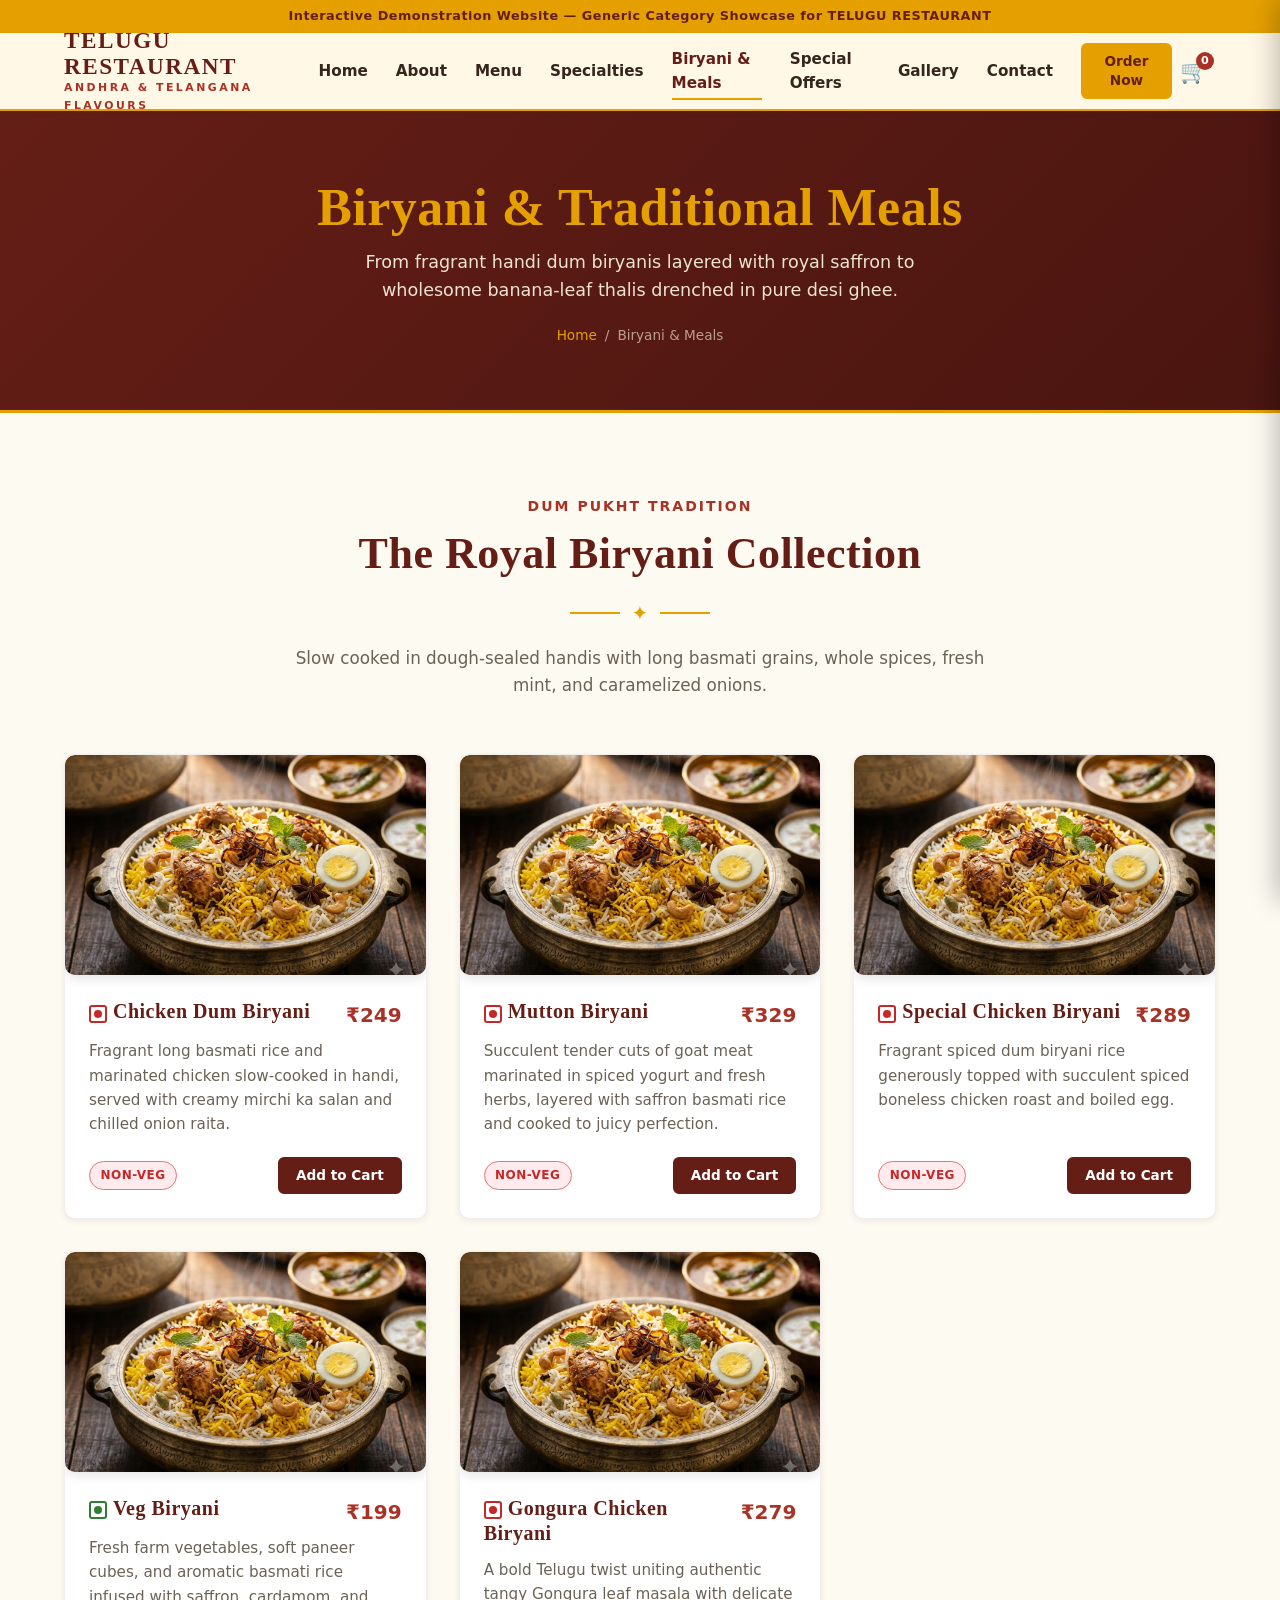
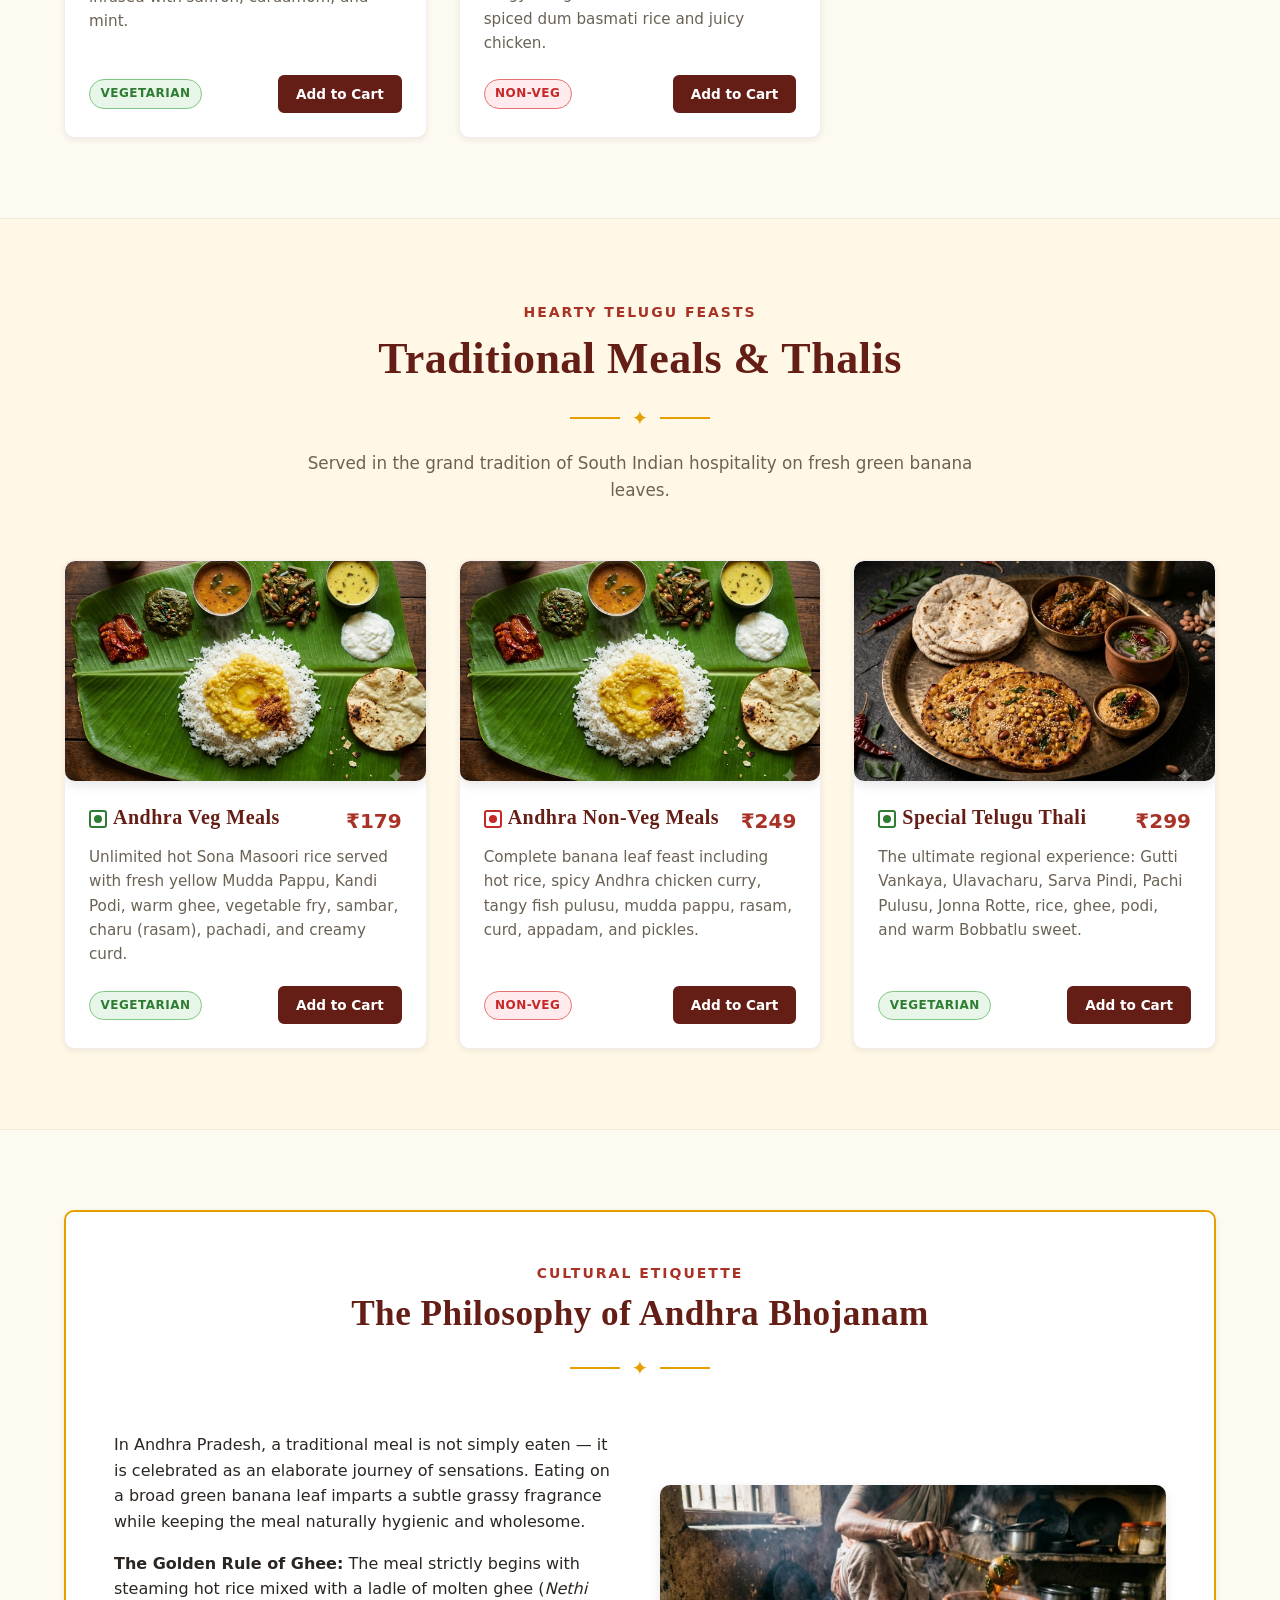
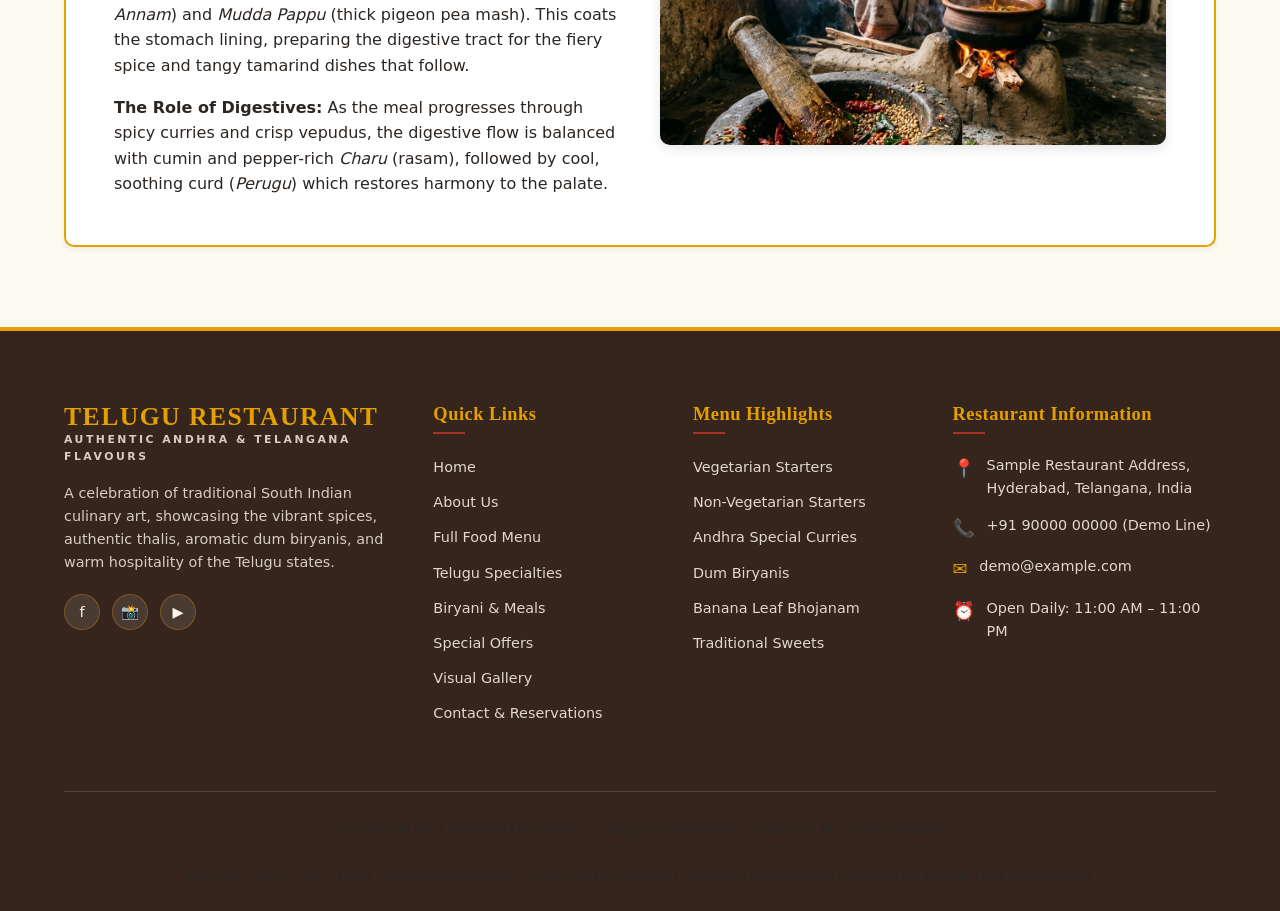
<file: biryani-meals.html>
<!DOCTYPE html>
<html lang="en">
<head>
  <meta charset="UTF-8">
  <meta name="viewport" content="width=device-width, initial-scale=1.0">
  <title>Biryani &amp; Meals — TELUGU RESTAURANT | Dum Biryanis &amp; Andhra Thalis</title>
  <meta name="description" content="Savour authentic Chicken Dum Biryani, Mutton Biryani, Gongura Biryani, and grand Andhra banana leaf thalis at TELUGU RESTAURANT.">
  <link rel="stylesheet" href="css/style.css">
</head>
<body>

  <!-- Demo Disclaimer Banner -->
  <aside class="demo-disclaimer-banner" aria-label="Demo notice">
    Interactive Demonstration Website — Generic Category Showcase for TELUGU RESTAURANT
  </aside>

  <!-- Site Header -->
  <header class="site-header" role="banner">
    <div class="container header-container">
      <a href="index.html" class="brand-logo" aria-label="TELUGU RESTAURANT Home">
        <span class="logo-text">TELUGU RESTAURANT</span>
        <span class="logo-subtext">Andhra &amp; Telangana Flavours</span>
      </a>

      <!-- Desktop & Mobile Navigation Menu -->
      <nav class="nav-menu" role="navigation" aria-label="Main menu">
        <a href="index.html" class="nav-link">Home</a>
        <a href="about.html" class="nav-link">About</a>
        <a href="menu.html" class="nav-link">Menu</a>
        <a href="specialties.html" class="nav-link">Specialties</a>
        <a href="biryani-meals.html" class="nav-link">Biryani &amp; Meals</a>
        <a href="offers.html" class="nav-link">Special Offers</a>
        <a href="gallery.html" class="nav-link">Gallery</a>
        <a href="contact.html" class="nav-link">Contact</a>
        <a href="menu.html" class="btn btn-secondary btn-sm header-cta-desktop">Order Now</a>
      </nav>

      <!-- Header Action Items: Cart & Hamburger -->
      <div class="header-actions">
        <button class="cart-icon-btn cart-toggle-btn" aria-label="View demo shopping cart" title="Demo Cart">
          🛒
          <span class="cart-badge">0</span>
        </button>
        <button class="hamburger-btn" aria-label="Toggle navigation menu" aria-expanded="false">
          <span class="hamburger-line"></span>
          <span class="hamburger-line"></span>
          <span class="hamburger-line"></span>
        </button>
      </div>
    </div>
  </header>

  <main id="mainContent">

    <!-- PAGE BANNER -->
    <section class="page-banner" aria-labelledby="bmHeading">
      <div class="container">
        <h1 id="bmHeading" class="page-banner-title">Biryani &amp; Traditional Meals</h1>
        <p class="page-banner-desc">
          From fragrant handi dum biryanis layered with royal saffron to wholesome banana-leaf thalis drenched in pure desi ghee.
        </p>
        <div class="breadcrumbs">
          <a href="index.html">Home</a>
          <span>/</span>
          <span>Biryani &amp; Meals</span>
        </div>
      </div>
    </section>

    <!-- SECTION 1: AUTHENTIC BIRYANI SELECTION -->
    <section class="section" aria-labelledby="biryaniSectionHeading">
      <div class="container">
        <div class="section-title-wrap">
          <span class="section-subtitle">Dum Pukht Tradition</span>
          <h2 id="biryaniSectionHeading" class="section-title">The Royal Biryani Collection</h2>
          <div class="divider"><span class="divider-icon">✦</span></div>
          <p>Slow cooked in dough-sealed handis with long basmati grains, whole spices, fresh mint, and caramelized onions.</p>
        </div>

        <div class="grid-3">
          <!-- Dish 1: Chicken Dum Biryani -->
          <article class="card">
            <!-- REUSED APPROVED CONCEPT 5: Traditional biryani -->
            <div class="placeholder-img concept-5 placeholder-biryani" role="img" aria-label="Chicken Dum Biryani placeholder">
              <span class="placeholder-badge">Placeholder Concept 5</span>
              <div class="placeholder-icon">🍗</div>
              <div class="placeholder-label">Chicken Dum Biryani</div>
              <div class="placeholder-sublabel">Aromatic basmati, saffron &amp; tender chicken</div>
            </div>
            <div class="card-body">
              <div class="card-header-flex">
                <h3 class="card-title"><span class="diet-dot nonveg"></span>Chicken Dum Biryani</h3>
                <span class="card-price">₹249</span>
              </div>
              <p class="card-text">Fragrant long basmati rice and marinated chicken slow-cooked in handi, served with creamy mirchi ka salan and chilled onion raita.</p>
              <div class="card-footer">
                <span class="badge badge-nonveg">Non-Veg</span>
                <button class="btn btn-primary btn-sm add-to-cart-btn" data-id="bm-chicken-dum" data-name="Chicken Dum Biryani" data-price="249">Add to Cart</button>
              </div>
            </div>
          </article>

          <!-- Dish 2: Mutton Biryani -->
          <article class="card">
            <!-- REUSED APPROVED CONCEPT 5: Traditional biryani -->
            <div class="placeholder-img concept-5 placeholder-biryani" role="img" aria-label="Mutton Biryani placeholder">
              <span class="placeholder-badge">Placeholder Concept 5</span>
              <div class="placeholder-icon">🥩</div>
              <div class="placeholder-label">Hyderabadi Mutton Biryani</div>
              <div class="placeholder-sublabel">Tender goat meat slow-steamed on coals</div>
            </div>
            <div class="card-body">
              <div class="card-header-flex">
                <h3 class="card-title"><span class="diet-dot nonveg"></span>Mutton Biryani</h3>
                <span class="card-price">₹329</span>
              </div>
              <p class="card-text">Succulent tender cuts of goat meat marinated in spiced yogurt and fresh herbs, layered with saffron basmati rice and cooked to juicy perfection.</p>
              <div class="card-footer">
                <span class="badge badge-nonveg">Non-Veg</span>
                <button class="btn btn-primary btn-sm add-to-cart-btn" data-id="bm-mutton-biryani" data-name="Mutton Biryani" data-price="329">Add to Cart</button>
              </div>
            </div>
          </article>

          <!-- Dish 3: Special Chicken Biryani -->
          <article class="card">
            <!-- REUSED APPROVED CONCEPT 5: Traditional biryani -->
            <div class="placeholder-img concept-5 placeholder-biryani" role="img" aria-label="Special Chicken Biryani placeholder">
              <span class="placeholder-badge">Placeholder Concept 5</span>
              <div class="placeholder-icon">⭐</div>
              <div class="placeholder-label">Special Chicken Biryani</div>
              <div class="placeholder-sublabel">Dum rice crowned with boneless chicken 65</div>
            </div>
            <div class="card-body">
              <div class="card-header-flex">
                <h3 class="card-title"><span class="diet-dot nonveg"></span>Special Chicken Biryani</h3>
                <span class="card-price">₹289</span>
              </div>
              <p class="card-text">Fragrant spiced dum biryani rice generously topped with succulent spiced boneless chicken roast and boiled egg.</p>
              <div class="card-footer">
                <span class="badge badge-nonveg">Non-Veg</span>
                <button class="btn btn-primary btn-sm add-to-cart-btn" data-id="bm-special-chicken" data-name="Special Chicken Biryani" data-price="289">Add to Cart</button>
              </div>
            </div>
          </article>

          <!-- Dish 4: Veg Biryani -->
          <article class="card">
            <!-- REUSED APPROVED CONCEPT 5: Traditional biryani -->
            <div class="placeholder-img concept-5 placeholder-biryani" role="img" aria-label="Veg Biryani placeholder">
              <span class="placeholder-badge">Placeholder Concept 5</span>
              <div class="placeholder-icon">🥕</div>
              <div class="placeholder-label">Subz Paneer Biryani</div>
              <div class="placeholder-sublabel">Garden vegetables, paneer &amp; fragrant spices</div>
            </div>
            <div class="card-body">
              <div class="card-header-flex">
                <h3 class="card-title"><span class="diet-dot veg"></span>Veg Biryani</h3>
                <span class="card-price">₹199</span>
              </div>
              <p class="card-text">Fresh farm vegetables, soft paneer cubes, and aromatic basmati rice infused with saffron, cardamom, and mint.</p>
              <div class="card-footer">
                <span class="badge badge-veg">Vegetarian</span>
                <button class="btn btn-primary btn-sm add-to-cart-btn" data-id="bm-veg-biryani" data-name="Veg Biryani" data-price="199">Add to Cart</button>
              </div>
            </div>
          </article>

          <!-- Dish 5: Gongura Chicken Biryani -->
          <article class="card">
            <!-- REUSED APPROVED CONCEPT 5: Traditional biryani -->
            <div class="placeholder-img concept-5 placeholder-biryani" role="img" aria-label="Gongura Chicken Biryani placeholder">
              <span class="placeholder-badge">Placeholder Concept 5</span>
              <div class="placeholder-icon">🌿</div>
              <div class="placeholder-label">Gongura Chicken Biryani</div>
              <div class="placeholder-sublabel">Spicy, tangy sorrel leaf dum biryani</div>
            </div>
            <div class="card-body">
              <div class="card-header-flex">
                <h3 class="card-title"><span class="diet-dot nonveg"></span>Gongura Chicken Biryani</h3>
                <span class="card-price">₹279</span>
              </div>
              <p class="card-text">A bold Telugu twist uniting authentic tangy Gongura leaf masala with delicate spiced dum basmati rice and juicy chicken.</p>
              <div class="card-footer">
                <span class="badge badge-nonveg">Non-Veg</span>
                <button class="btn btn-primary btn-sm add-to-cart-btn" data-id="bm-gongura-biryani" data-name="Gongura Chicken Biryani" data-price="279">Add to Cart</button>
              </div>
            </div>
          </article>
        </div>
      </div>
    </section>

    <!-- SECTION 2: TRADITIONAL MEALS & THALIS -->
    <section class="section section-alt" aria-labelledby="thaliSectionHeading">
      <div class="container">
        <div class="section-title-wrap">
          <span class="section-subtitle">Hearty Telugu Feasts</span>
          <h2 id="thaliSectionHeading" class="section-title">Traditional Meals &amp; Thalis</h2>
          <div class="divider"><span class="divider-icon">✦</span></div>
          <p>Served in the grand tradition of South Indian hospitality on fresh green banana leaves.</p>
        </div>

        <div class="grid-3">
          <!-- Meal 1: Andhra Veg Meals -->
          <article class="card">
            <!-- REUSED APPROVED CONCEPT 2: Traditional Andhra meals served on a banana leaf -->
            <div class="placeholder-img concept-2 placeholder-banana-leaf-meal" role="img" aria-label="Andhra Veg Meals placeholder">
              <span class="placeholder-badge">Placeholder Concept 2</span>
              <div class="placeholder-icon">🍃</div>
              <div class="placeholder-label">Andhra Veg Meals</div>
              <div class="placeholder-sublabel">Mudda pappu, podi, ghee, rasam &amp; pachadi</div>
            </div>
            <div class="card-body">
              <div class="card-header-flex">
                <h3 class="card-title"><span class="diet-dot veg"></span>Andhra Veg Meals</h3>
                <span class="card-price">₹179</span>
              </div>
              <p class="card-text">Unlimited hot Sona Masoori rice served with fresh yellow Mudda Pappu, Kandi Podi, warm ghee, vegetable fry, sambar, charu (rasam), pachadi, and creamy curd.</p>
              <div class="card-footer">
                <span class="badge badge-veg">Vegetarian</span>
                <button class="btn btn-primary btn-sm add-to-cart-btn" data-id="bm-andhra-veg-meals" data-name="Andhra Veg Meals" data-price="179">Add to Cart</button>
              </div>
            </div>
          </article>

          <!-- Meal 2: Andhra Non-Veg Meals -->
          <article class="card">
            <!-- REUSED APPROVED CONCEPT 2: Traditional Andhra meals served on a banana leaf -->
            <div class="placeholder-img concept-2 placeholder-banana-leaf-meal" role="img" aria-label="Andhra Non-Veg Meals placeholder">
              <span class="placeholder-badge">Placeholder Concept 2</span>
              <div class="placeholder-icon">🍗</div>
              <div class="placeholder-label">Andhra Non-Veg Meals</div>
              <div class="placeholder-sublabel">Spicy chicken curry, fish pulusu &amp; bhojanam</div>
            </div>
            <div class="card-body">
              <div class="card-header-flex">
                <h3 class="card-title"><span class="diet-dot nonveg"></span>Andhra Non-Veg Meals</h3>
                <span class="card-price">₹249</span>
              </div>
              <p class="card-text">Complete banana leaf feast including hot rice, spicy Andhra chicken curry, tangy fish pulusu, mudda pappu, rasam, curd, appadam, and pickles.</p>
              <div class="card-footer">
                <span class="badge badge-nonveg">Non-Veg</span>
                <button class="btn btn-primary btn-sm add-to-cart-btn" data-id="bm-andhra-nonveg-meals" data-name="Andhra Non-Veg Meals" data-price="249">Add to Cart</button>
              </div>
            </div>
          </article>

          <!-- Meal 3: Special Telugu Thali -->
          <article class="card">
            <!-- REUSED APPROVED CONCEPT 3: Authentic Telangana food platter -->
            <div class="placeholder-img concept-3 placeholder-telangana-platter" role="img" aria-label="Special Telugu Thali placeholder">
              <span class="placeholder-badge">Placeholder Concept 3</span>
              <div class="placeholder-icon">👑</div>
              <div class="placeholder-label">Special Telugu Thali</div>
              <div class="placeholder-sublabel">Grand regional feast with 12 distinct delicacies</div>
            </div>
            <div class="card-body">
              <div class="card-header-flex">
                <h3 class="card-title"><span class="diet-dot veg"></span>Special Telugu Thali</h3>
                <span class="card-price">₹299</span>
              </div>
              <p class="card-text">The ultimate regional experience: Gutti Vankaya, Ulavacharu, Sarva Pindi, Pachi Pulusu, Jonna Rotte, rice, ghee, podi, and warm Bobbatlu sweet.</p>
              <div class="card-footer">
                <span class="badge badge-veg">Vegetarian</span>
                <button class="btn btn-primary btn-sm add-to-cart-btn" data-id="bm-special-thali" data-name="Special Telugu Thali" data-price="299">Add to Cart</button>
              </div>
            </div>
          </article>
        </div>
      </div>
    </section>

    <!-- SECTION 3: EXPLAINING THE TRADITIONAL ANDHRA MEAL EXPERIENCE -->
    <section class="section" aria-labelledby="mealInsightHeading">
      <div class="container">
        <div class="card" style="padding: 3rem; background: var(--color-white); border: 2px solid var(--color-turmeric);">
          <div class="section-title-wrap" style="margin-bottom: 2rem;">
            <span class="section-subtitle">Cultural Etiquette</span>
            <h2 id="mealInsightHeading" class="section-title" style="font-size: 2.2rem;">The Philosophy of Andhra Bhojanam</h2>
            <div class="divider"><span class="divider-icon">✦</span></div>
          </div>

          <div class="grid-2" style="gap: 2.5rem; align-items: center;">
            <div>
              <p>
                In Andhra Pradesh, a traditional meal is not simply eaten — it is celebrated as an elaborate journey of sensations. Eating on a broad green banana leaf imparts a subtle grassy fragrance while keeping the meal naturally hygienic and wholesome.
              </p>
              <p>
                <strong>The Golden Rule of Ghee:</strong> The meal strictly begins with steaming hot rice mixed with a ladle of molten ghee (<em>Nethi Annam</em>) and <em>Mudda Pappu</em> (thick pigeon pea mash). This coats the stomach lining, preparing the digestive tract for the fiery spice and tangy tamarind dishes that follow.
              </p>
              <p>
                <strong>The Role of Digestives:</strong> As the meal progresses through spicy curries and crisp vepudus, the digestive flow is balanced with cumin and pepper-rich <em>Charu</em> (rasam), followed by cool, soothing curd (<em>Perugu</em>) which restores harmony to the palate.
              </p>
            </div>

            <!-- Reused Concept 10: Traditional food preparation or cooking scene -->
            <div>
              <div class="placeholder-img concept-10 placeholder-cooking-scene" style="min-height: 260px;" role="img" aria-label="Traditional food cooking placeholder">
                <span class="placeholder-badge">Placeholder Concept 10</span>
                <div class="placeholder-icon">🔥</div>
                <div class="placeholder-label">Slow Fire Simmering</div>
                <div class="placeholder-sublabel">Pappu charu, rasam and curries brewed in clay pots</div>
              </div>
            </div>
          </div>
        </div>
      </div>
    </section>

  </main>

  <!-- CART SIDEBAR MODAL -->
  <div class="cart-overlay" id="cartOverlay"></div>
  <aside class="cart-sidebar" id="cartSidebar" aria-labelledby="cartSidebarTitle" role="dialog" aria-modal="true">
    <div class="cart-header">
      <h3 id="cartSidebarTitle">Your Telugu Feast (Demo)</h3>
      <button class="cart-close-btn" id="cartCloseBtn" aria-label="Close cart">&times;</button>
    </div>
    <div class="cart-items-wrap" id="cartItemsContainer"></div>
    <div class="cart-footer">
      <div class="cart-summary-line"><span>Subtotal:</span><span id="cartSubtotal">₹0</span></div>
      <div class="cart-summary-line"><span>Estimated GST (5% Demo):</span><span id="cartTax">₹0</span></div>
      <div class="cart-summary-total"><span>Total Bill:</span><span id="cartTotal">₹0</span></div>
      <button class="btn btn-primary btn-block" id="checkoutBtn" style="margin-top: 1rem;" disabled>Proceed to Demo Checkout</button>
      <div class="demo-note">* Demonstration only. No real payment or orders processed.</div>
    </div>
  </aside>

  <!-- DEMO CONFIRMATION / PREVIEW MODAL -->
  <div class="modal-overlay" id="demoModal" role="dialog" aria-modal="true">
    <div class="modal-card">
      <button class="modal-close-btn" id="demoModalClose" aria-label="Close modal">&times;</button>
      <div class="modal-body">
        <h3 id="demoModalTitle" style="color: var(--color-maroon); margin-bottom: 1rem;">Modal Title</h3>
        <div id="demoModalContent">Modal Content</div>
      </div>
    </div>
  </div>

  <!-- BACK TO TOP BUTTON -->
  <button class="back-to-top" id="backToTopBtn" aria-label="Back to top">↑</button>

  <!-- SITE FOOTER -->
  <footer class="site-footer" role="contentinfo">
    <div class="container">
      <div class="footer-grid">
        <div class="footer-brand">
          <div class="logo-text">TELUGU RESTAURANT</div>
          <div class="logo-subtext">Authentic Andhra &amp; Telangana Flavours</div>
          <p class="footer-desc">
            A celebration of traditional South Indian culinary art, showcasing the vibrant spices, authentic thalis, aromatic dum biryanis, and warm hospitality of the Telugu states.
          </p>
          <div class="social-links" aria-label="Social media links">
            <span class="social-pill" title="Facebook">f</span>
            <span class="social-pill" title="Instagram">📸</span>
            <span class="social-pill" title="YouTube">▶</span>
          </div>
        </div>

        <div>
          <h4 class="footer-heading">Quick Links</h4>
          <ul class="footer-links">
            <li><a href="index.html">Home</a></li>
            <li><a href="about.html">About Us</a></li>
            <li><a href="menu.html">Full Food Menu</a></li>
            <li><a href="specialties.html">Telugu Specialties</a></li>
            <li><a href="biryani-meals.html">Biryani &amp; Meals</a></li>
            <li><a href="offers.html">Special Offers</a></li>
            <li><a href="gallery.html">Visual Gallery</a></li>
            <li><a href="contact.html">Contact &amp; Reservations</a></li>
          </ul>
        </div>

        <div>
          <h4 class="footer-heading">Menu Highlights</h4>
          <ul class="footer-links">
            <li><a href="menu.html">Vegetarian Starters</a></li>
            <li><a href="menu.html">Non-Vegetarian Starters</a></li>
            <li><a href="menu.html">Andhra Special Curries</a></li>
            <li><a href="menu.html">Dum Biryanis</a></li>
            <li><a href="menu.html">Banana Leaf Bhojanam</a></li>
            <li><a href="menu.html">Traditional Sweets</a></li>
          </ul>
        </div>

        <div>
          <h4 class="footer-heading">Restaurant Information</h4>
          <div class="footer-contact-item"><span class="icon">📍</span><span>Sample Restaurant Address, Hyderabad, Telangana, India</span></div>
          <div class="footer-contact-item"><span class="icon">📞</span><span>+91 90000 00000 (Demo Line)</span></div>
          <div class="footer-contact-item"><span class="icon">✉️</span><span>demo@example.com</span></div>
          <div class="footer-contact-item"><span class="icon">⏰</span><span>Open Daily: 11:00 AM – 11:00 PM</span></div>
        </div>
      </div>

      <div class="footer-bottom">
        <p>&copy; 2026 TELUGU RESTAURANT. Generic category demonstration website. All rights reserved.</p>
        <p>Built with pure HTML5, CSS3, and Vanilla JavaScript. Features 10 reusable CSS image placeholders prepared for Google Flow replacement.</p>
      </div>
    </div>
  </footer>

  <script src="js/script.js"></script>
</body>
</html>
</file>
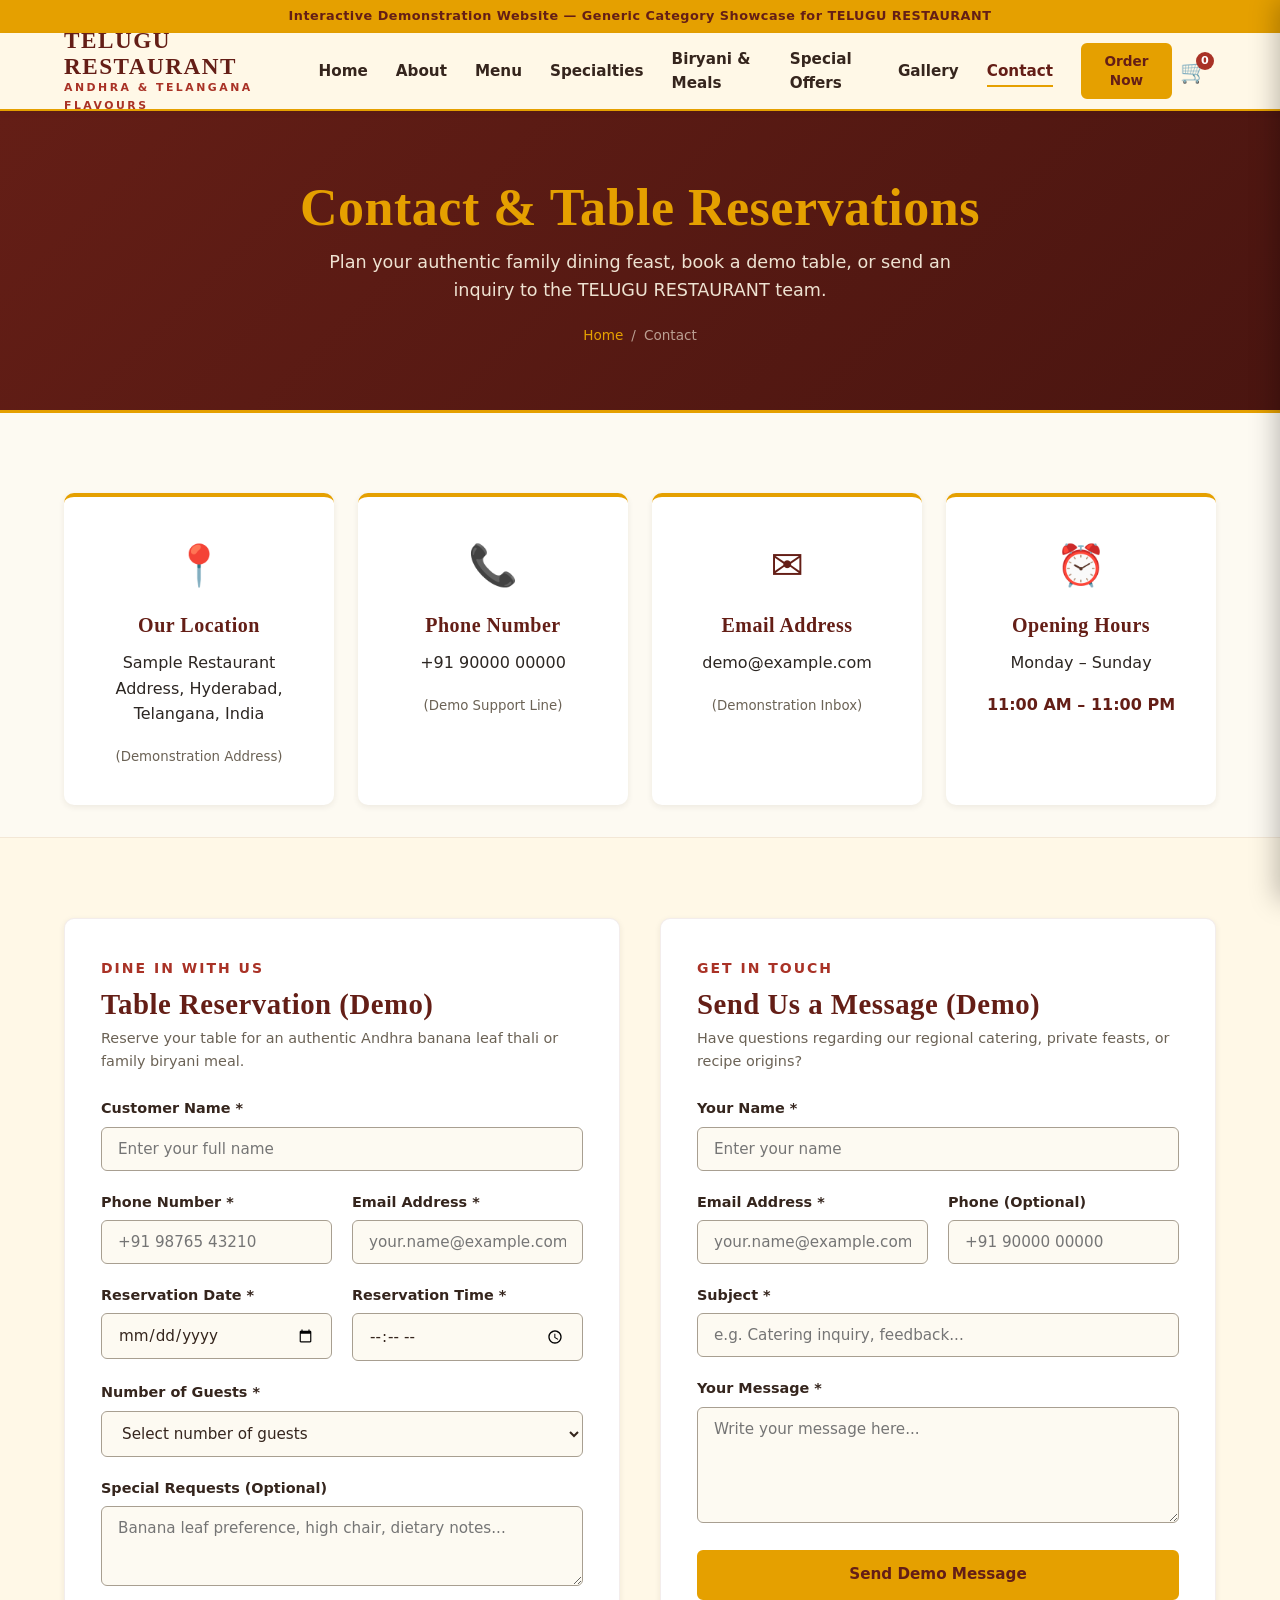
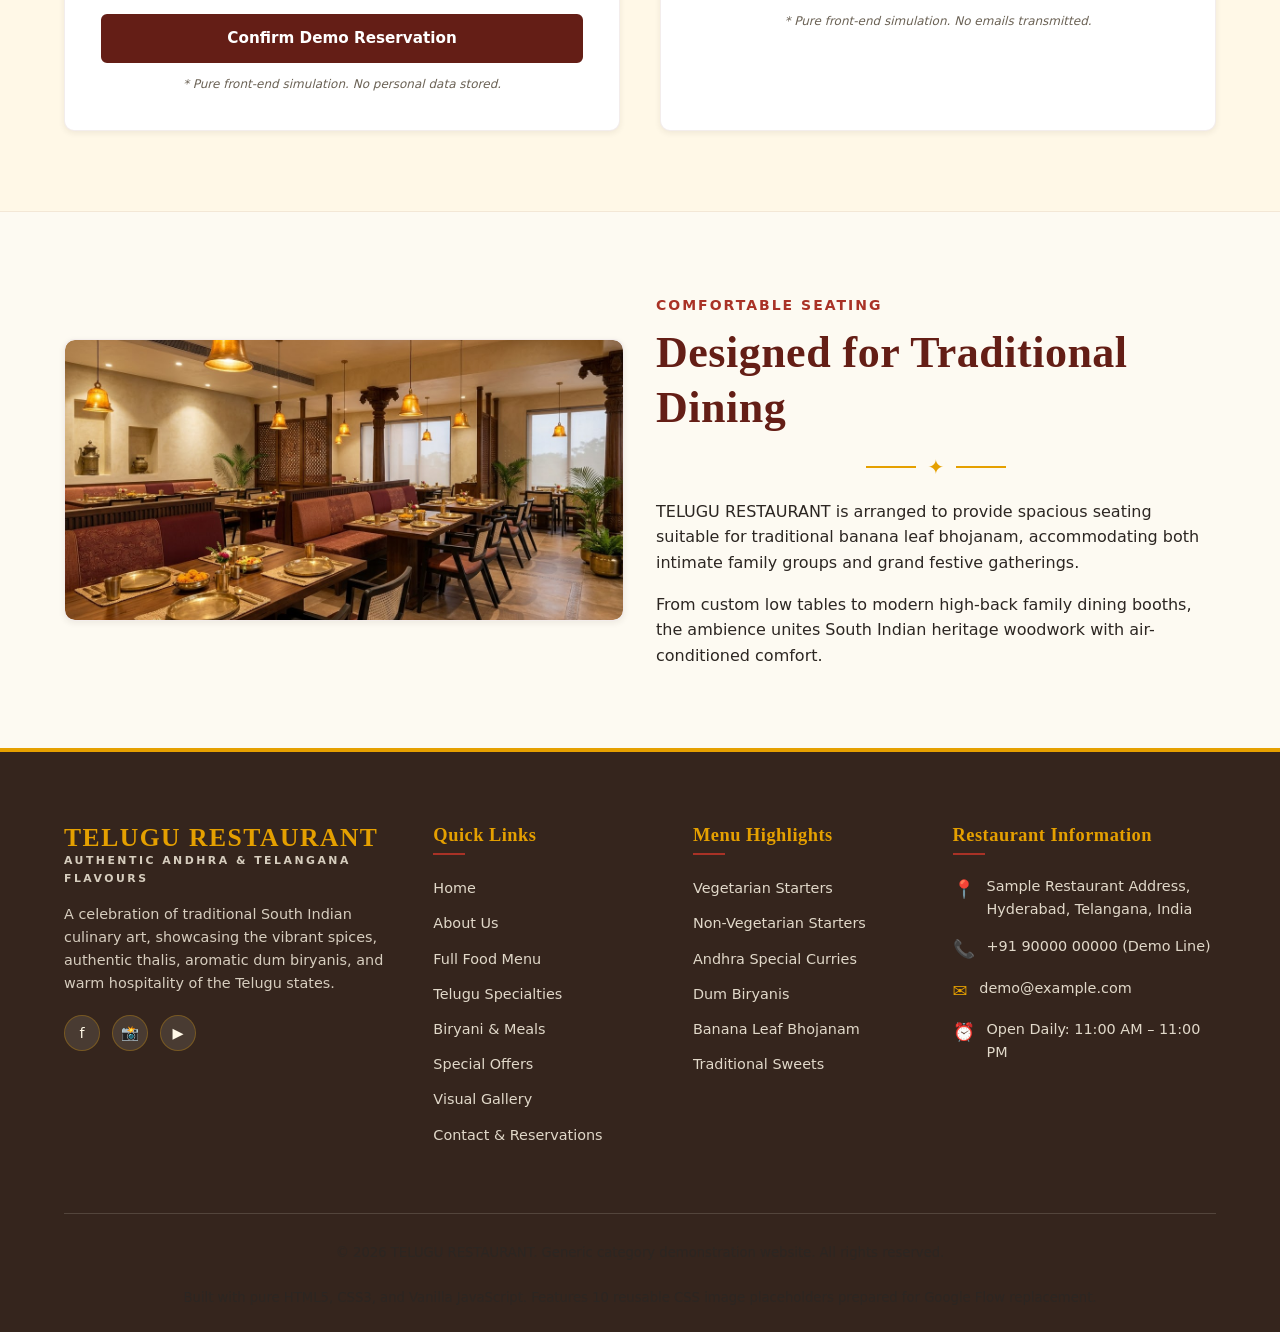
<file: contact.html>
<!DOCTYPE html>
<html lang="en">
<head>
  <meta charset="UTF-8">
  <meta name="viewport" content="width=device-width, initial-scale=1.0">
  <title>Contact &amp; Reservations — TELUGU RESTAURANT | Table Booking &amp; Inquiries</title>
  <meta name="description" content="Reserve your table or contact TELUGU RESTAURANT in Hyderabad. Complete interactive demo reservation and message forms with instant validation.">
  <link rel="stylesheet" href="css/style.css">
</head>
<body>

  <!-- Demo Disclaimer Banner -->
  <aside class="demo-disclaimer-banner" aria-label="Demo notice">
    Interactive Demonstration Website — Generic Category Showcase for TELUGU RESTAURANT
  </aside>

  <!-- Site Header -->
  <header class="site-header" role="banner">
    <div class="container header-container">
      <a href="index.html" class="brand-logo" aria-label="TELUGU RESTAURANT Home">
        <span class="logo-text">TELUGU RESTAURANT</span>
        <span class="logo-subtext">Andhra &amp; Telangana Flavours</span>
      </a>

      <!-- Desktop & Mobile Navigation Menu -->
      <nav class="nav-menu" role="navigation" aria-label="Main menu">
        <a href="index.html" class="nav-link">Home</a>
        <a href="about.html" class="nav-link">About</a>
        <a href="menu.html" class="nav-link">Menu</a>
        <a href="specialties.html" class="nav-link">Specialties</a>
        <a href="biryani-meals.html" class="nav-link">Biryani &amp; Meals</a>
        <a href="offers.html" class="nav-link">Special Offers</a>
        <a href="gallery.html" class="nav-link">Gallery</a>
        <a href="contact.html" class="nav-link">Contact</a>
        <a href="menu.html" class="btn btn-secondary btn-sm header-cta-desktop">Order Now</a>
      </nav>

      <!-- Header Action Items: Cart & Hamburger -->
      <div class="header-actions">
        <button class="cart-icon-btn cart-toggle-btn" aria-label="View demo shopping cart" title="Demo Cart">
          🛒
          <span class="cart-badge">0</span>
        </button>
        <button class="hamburger-btn" aria-label="Toggle navigation menu" aria-expanded="false">
          <span class="hamburger-line"></span>
          <span class="hamburger-line"></span>
          <span class="hamburger-line"></span>
        </button>
      </div>
    </div>
  </header>

  <main id="mainContent">

    <!-- PAGE BANNER -->
    <section class="page-banner" aria-labelledby="contactPageHeading">
      <div class="container">
        <h1 id="contactPageHeading" class="page-banner-title">Contact &amp; Table Reservations</h1>
        <p class="page-banner-desc">
          Plan your authentic family dining feast, book a demo table, or send an inquiry to the TELUGU RESTAURANT team.
        </p>
        <div class="breadcrumbs">
          <a href="index.html">Home</a>
          <span>/</span>
          <span>Contact</span>
        </div>
      </div>
    </section>

    <!-- CONTACT DETAILS & LOCATION CARDS -->
    <section class="section" style="padding-bottom: 2rem;">
      <div class="container">
        <div class="grid-4">
          <div class="highlight-card">
            <div class="highlight-icon">📍</div>
            <h3>Our Location</h3>
            <p>Sample Restaurant Address, Hyderabad, Telangana, India</p>
            <small style="color: var(--color-gray-600);">(Demonstration Address)</small>
          </div>

          <div class="highlight-card">
            <div class="highlight-icon">📞</div>
            <h3>Phone Number</h3>
            <p>+91 90000 00000</p>
            <small style="color: var(--color-gray-600);">(Demo Support Line)</small>
          </div>

          <div class="highlight-card">
            <div class="highlight-icon">✉️</div>
            <h3>Email Address</h3>
            <p>demo@example.com</p>
            <small style="color: var(--color-gray-600);">(Demonstration Inbox)</small>
          </div>

          <div class="highlight-card">
            <div class="highlight-icon">⏰</div>
            <h3>Opening Hours</h3>
            <p>Monday – Sunday</p>
            <p style="font-weight: 700; color: var(--color-maroon);">11:00 AM – 11:00 PM</p>
          </div>
        </div>
      </div>
    </section>

    <!-- FORMS SECTION: TABLE RESERVATION & CONTACT MESSAGE -->
    <section class="section section-alt">
      <div class="container">
        <div class="grid-2" style="gap: 2.5rem;">

          <!-- TABLE RESERVATION FORM -->
          <div class="form-card" aria-labelledby="reservationHeading">
            <div style="margin-bottom: 1.5rem;">
              <span class="section-subtitle">Dine In With Us</span>
              <h2 id="reservationHeading" style="font-size: 1.8rem;">Table Reservation (Demo)</h2>
              <p style="font-size: 0.9rem; color: var(--color-gray-600); margin-top: 0.25rem;">
                Reserve your table for an authentic Andhra banana leaf thali or family biryani meal.
              </p>
            </div>

            <form id="reservationForm" novalidate>
              <div class="form-group">
                <label for="resName" class="form-label">Customer Name *</label>
                <input type="text" id="resName" class="form-control" placeholder="Enter your full name" required>
              </div>

              <div class="form-row">
                <div class="form-group">
                  <label for="resPhone" class="form-label">Phone Number *</label>
                  <input type="tel" id="resPhone" class="form-control" placeholder="+91 98765 43210" required>
                </div>
                <div class="form-group">
                  <label for="resEmail" class="form-label">Email Address *</label>
                  <input type="email" id="resEmail" class="form-control" placeholder="your.name@example.com" required>
                </div>
              </div>

              <div class="form-row">
                <div class="form-group">
                  <label for="resDate" class="form-label">Reservation Date *</label>
                  <input type="date" id="resDate" class="form-control" required>
                </div>
                <div class="form-group">
                  <label for="resTime" class="form-label">Reservation Time *</label>
                  <input type="time" id="resTime" class="form-control" required>
                </div>
              </div>

              <div class="form-group">
                <label for="resGuests" class="form-label">Number of Guests *</label>
                <select id="resGuests" class="form-control" required>
                  <option value="">Select number of guests</option>
                  <option value="1 Guest">1 Guest</option>
                  <option value="2 Guests">2 Guests</option>
                  <option value="3-4 Guests">3 – 4 Guests</option>
                  <option value="5-8 Guests (Family Table)">5 – 8 Guests (Family Table)</option>
                  <option value="9+ Large Party">9+ Large Party Feast</option>
                </select>
              </div>

              <div class="form-group">
                <label for="resSpecial" class="form-label">Special Requests (Optional)</label>
                <textarea id="resSpecial" class="form-control" rows="3" placeholder="Banana leaf preference, high chair, dietary notes..."></textarea>
              </div>

              <button type="submit" class="btn btn-primary btn-block">Confirm Demo Reservation</button>

              <div id="reservationFeedback" class="form-feedback" role="alert"></div>
              <div class="demo-note" style="margin-top: 0.75rem;">* Pure front-end simulation. No personal data stored.</div>
            </form>
          </div>

          <!-- CONTACT MESSAGE FORM -->
          <div class="form-card" aria-labelledby="contactMsgHeading">
            <div style="margin-bottom: 1.5rem;">
              <span class="section-subtitle">Get In Touch</span>
              <h2 id="contactMsgHeading" style="font-size: 1.8rem;">Send Us a Message (Demo)</h2>
              <p style="font-size: 0.9rem; color: var(--color-gray-600); margin-top: 0.25rem;">
                Have questions regarding our regional catering, private feasts, or recipe origins?
              </p>
            </div>

            <form id="contactForm" novalidate>
              <div class="form-group">
                <label for="contactName" class="form-label">Your Name *</label>
                <input type="text" id="contactName" class="form-control" placeholder="Enter your name" required>
              </div>

              <div class="form-row">
                <div class="form-group">
                  <label for="contactEmail" class="form-label">Email Address *</label>
                  <input type="email" id="contactEmail" class="form-control" placeholder="your.name@example.com" required>
                </div>
                <div class="form-group">
                  <label for="contactPhone" class="form-label">Phone (Optional)</label>
                  <input type="tel" id="contactPhone" class="form-control" placeholder="+91 90000 00000">
                </div>
              </div>

              <div class="form-group">
                <label for="contactSubject" class="form-label">Subject *</label>
                <input type="text" id="contactSubject" class="form-control" placeholder="e.g. Catering inquiry, feedback..." required>
              </div>

              <div class="form-group">
                <label for="contactMessage" class="form-label">Your Message *</label>
                <textarea id="contactMessage" class="form-control" rows="5" placeholder="Write your message here..." required></textarea>
              </div>

              <button type="submit" class="btn btn-secondary btn-block">Send Demo Message</button>

              <div id="contactFeedback" class="form-feedback" role="alert"></div>
              <div class="demo-note" style="margin-top: 0.75rem;">* Pure front-end simulation. No emails transmitted.</div>
            </form>
          </div>

        </div>
      </div>
    </section>

    <!-- AMBIANCE HIGHLIGHT SECTION -->
    <section class="section">
      <div class="container">
        <div class="grid-2" style="align-items: center;">
          <!-- Reused Approved Placeholder Concept 9: Restaurant dining interior -->
          <div>
            <div class="card">
              <div class="placeholder-img concept-9 placeholder-dining-interior" style="min-height: 280px;" role="img" aria-label="Restaurant dining ambience placeholder">
                <span class="placeholder-badge">Placeholder Concept 9</span>
                <div class="placeholder-icon">🏮</div>
                <div class="placeholder-label">Family Dining Atmosphere</div>
                <div class="placeholder-sublabel">Designed for comforting meals and festive gatherings</div>
              </div>
            </div>
          </div>

          <div>
            <span class="section-subtitle">Comfortable Seating</span>
            <h2 class="section-title">Designed for Traditional Dining</h2>
            <div class="divider" style="margin-left: 0;"><span class="divider-icon">✦</span></div>
            <p>
              TELUGU RESTAURANT is arranged to provide spacious seating suitable for traditional banana leaf bhojanam, accommodating both intimate family groups and grand festive gatherings.
            </p>
            <p>
              From custom low tables to modern high-back family dining booths, the ambience unites South Indian heritage woodwork with air-conditioned comfort.
            </p>
          </div>
        </div>
      </div>
    </section>

  </main>

  <!-- CART SIDEBAR MODAL -->
  <div class="cart-overlay" id="cartOverlay"></div>
  <aside class="cart-sidebar" id="cartSidebar" aria-labelledby="cartSidebarTitle" role="dialog" aria-modal="true">
    <div class="cart-header">
      <h3 id="cartSidebarTitle">Your Telugu Feast (Demo)</h3>
      <button class="cart-close-btn" id="cartCloseBtn" aria-label="Close cart">&times;</button>
    </div>
    <div class="cart-items-wrap" id="cartItemsContainer"></div>
    <div class="cart-footer">
      <div class="cart-summary-line"><span>Subtotal:</span><span id="cartSubtotal">₹0</span></div>
      <div class="cart-summary-line"><span>Estimated GST (5% Demo):</span><span id="cartTax">₹0</span></div>
      <div class="cart-summary-total"><span>Total Bill:</span><span id="cartTotal">₹0</span></div>
      <button class="btn btn-primary btn-block" id="checkoutBtn" style="margin-top: 1rem;" disabled>Proceed to Demo Checkout</button>
      <div class="demo-note">* Demonstration only. No real payment or orders processed.</div>
    </div>
  </aside>

  <!-- DEMO CONFIRMATION / PREVIEW MODAL -->
  <div class="modal-overlay" id="demoModal" role="dialog" aria-modal="true">
    <div class="modal-card">
      <button class="modal-close-btn" id="demoModalClose" aria-label="Close modal">&times;</button>
      <div class="modal-body">
        <h3 id="demoModalTitle" style="color: var(--color-maroon); margin-bottom: 1rem;">Modal Title</h3>
        <div id="demoModalContent">Modal Content</div>
      </div>
    </div>
  </div>

  <!-- BACK TO TOP BUTTON -->
  <button class="back-to-top" id="backToTopBtn" aria-label="Back to top">↑</button>

  <!-- SITE FOOTER -->
  <footer class="site-footer" role="contentinfo">
    <div class="container">
      <div class="footer-grid">
        <div class="footer-brand">
          <div class="logo-text">TELUGU RESTAURANT</div>
          <div class="logo-subtext">Authentic Andhra &amp; Telangana Flavours</div>
          <p class="footer-desc">
            A celebration of traditional South Indian culinary art, showcasing the vibrant spices, authentic thalis, aromatic dum biryanis, and warm hospitality of the Telugu states.
          </p>
          <div class="social-links" aria-label="Social media links">
            <span class="social-pill" title="Facebook">f</span>
            <span class="social-pill" title="Instagram">📸</span>
            <span class="social-pill" title="YouTube">▶</span>
          </div>
        </div>

        <div>
          <h4 class="footer-heading">Quick Links</h4>
          <ul class="footer-links">
            <li><a href="index.html">Home</a></li>
            <li><a href="about.html">About Us</a></li>
            <li><a href="menu.html">Full Food Menu</a></li>
            <li><a href="specialties.html">Telugu Specialties</a></li>
            <li><a href="biryani-meals.html">Biryani &amp; Meals</a></li>
            <li><a href="offers.html">Special Offers</a></li>
            <li><a href="gallery.html">Visual Gallery</a></li>
            <li><a href="contact.html">Contact &amp; Reservations</a></li>
          </ul>
        </div>

        <div>
          <h4 class="footer-heading">Menu Highlights</h4>
          <ul class="footer-links">
            <li><a href="menu.html">Vegetarian Starters</a></li>
            <li><a href="menu.html">Non-Vegetarian Starters</a></li>
            <li><a href="menu.html">Andhra Special Curries</a></li>
            <li><a href="menu.html">Dum Biryanis</a></li>
            <li><a href="menu.html">Banana Leaf Bhojanam</a></li>
            <li><a href="menu.html">Traditional Sweets</a></li>
          </ul>
        </div>

        <div>
          <h4 class="footer-heading">Restaurant Information</h4>
          <div class="footer-contact-item"><span class="icon">📍</span><span>Sample Restaurant Address, Hyderabad, Telangana, India</span></div>
          <div class="footer-contact-item"><span class="icon">📞</span><span>+91 90000 00000 (Demo Line)</span></div>
          <div class="footer-contact-item"><span class="icon">✉️</span><span>demo@example.com</span></div>
          <div class="footer-contact-item"><span class="icon">⏰</span><span>Open Daily: 11:00 AM – 11:00 PM</span></div>
        </div>
      </div>

      <div class="footer-bottom">
        <p>&copy; 2026 TELUGU RESTAURANT. Generic category demonstration website. All rights reserved.</p>
        <p>Built with pure HTML5, CSS3, and Vanilla JavaScript. Features 10 reusable CSS image placeholders prepared for Google Flow replacement.</p>
      </div>
    </div>
  </footer>

  <script src="js/script.js"></script>
</body>
</html>
</file>
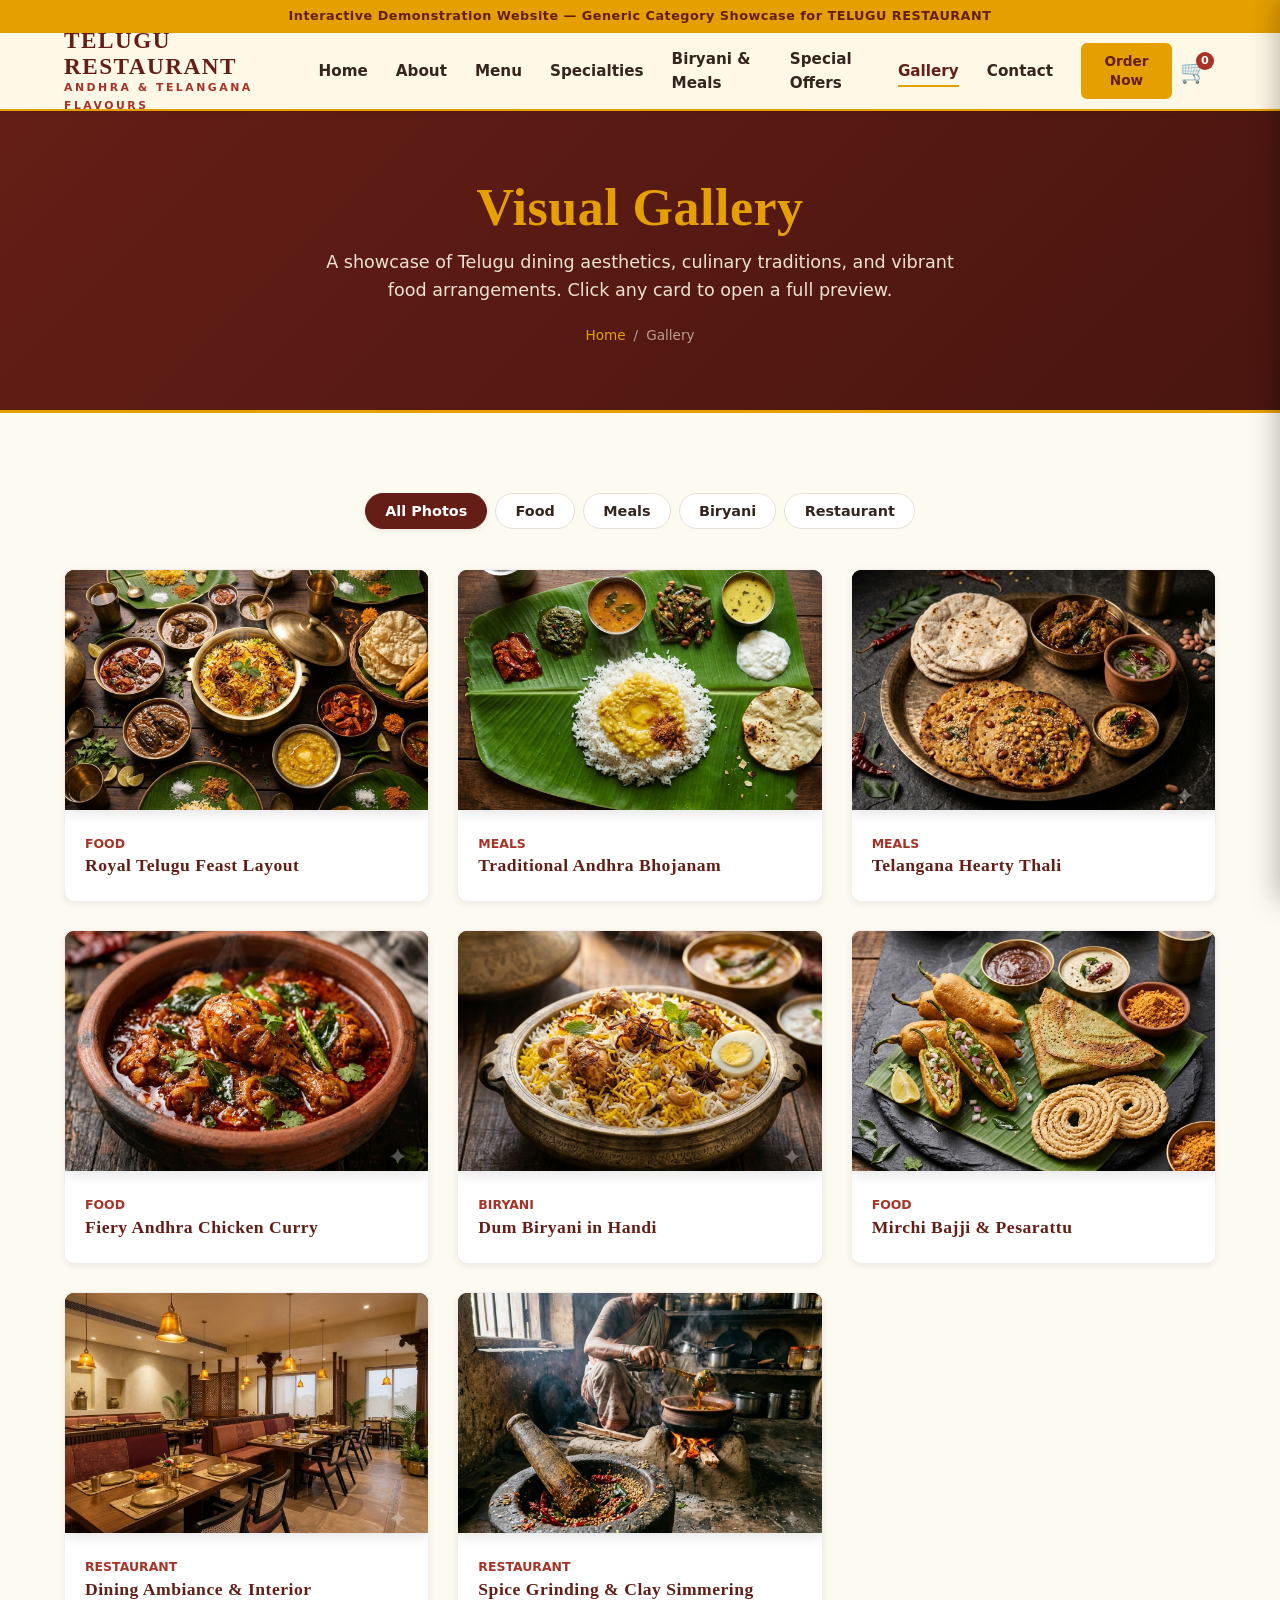
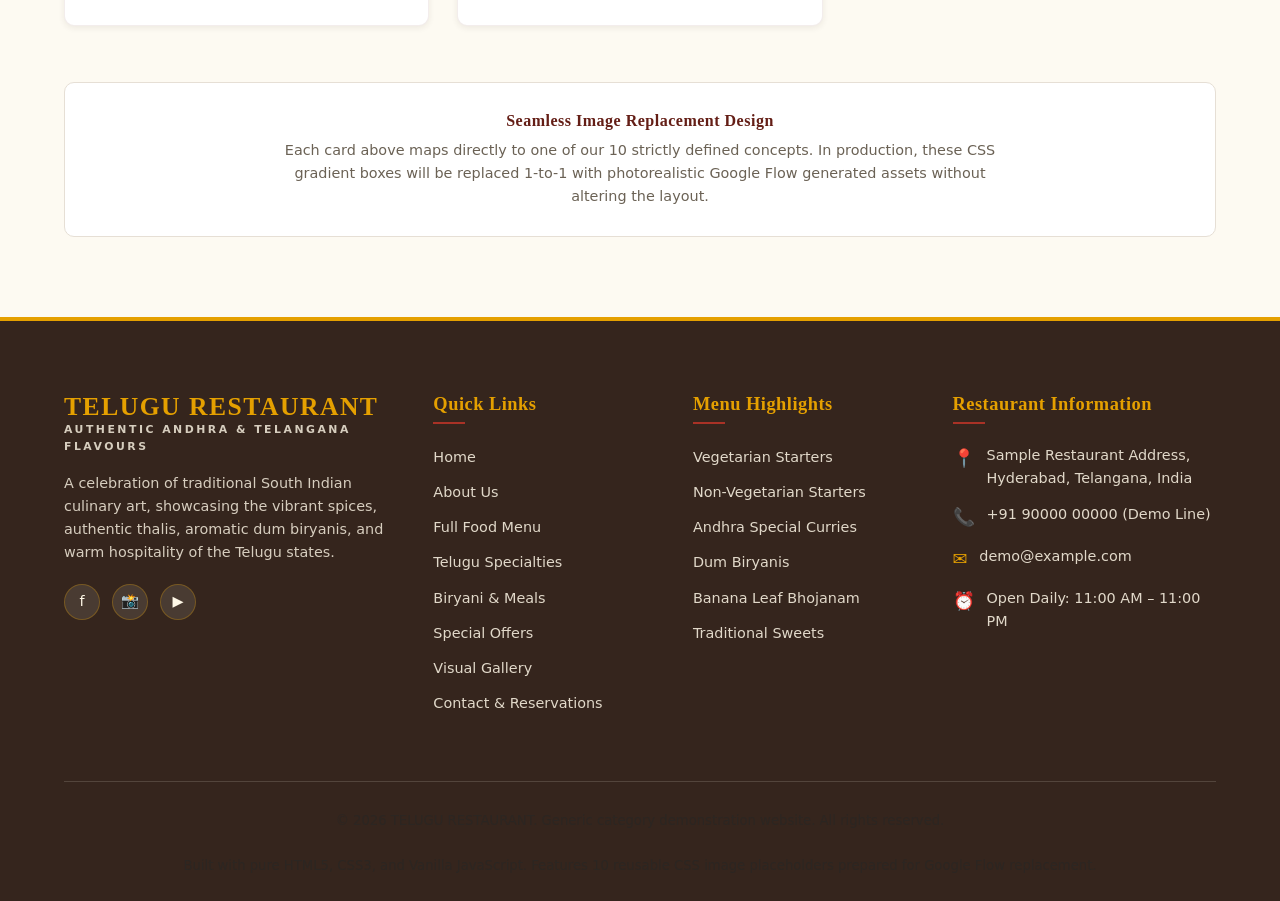
<file: gallery.html>
<!DOCTYPE html>
<html lang="en">
<head>
  <meta charset="UTF-8">
  <meta name="viewport" content="width=device-width, initial-scale=1.0">
  <title>Gallery — TELUGU RESTAURANT | Food, Meals &amp; Restaurant Ambiance</title>
  <meta name="description" content="View the food, traditional meals, biryanis, and warm dining interior of TELUGU RESTAURANT. Fully styled placeholders ready for Google Flow replacement.">
  <link rel="stylesheet" href="css/style.css">
</head>
<body>

  <!-- Demo Disclaimer Banner -->
  <aside class="demo-disclaimer-banner" aria-label="Demo notice">
    Interactive Demonstration Website — Generic Category Showcase for TELUGU RESTAURANT
  </aside>

  <!-- Site Header -->
  <header class="site-header" role="banner">
    <div class="container header-container">
      <a href="index.html" class="brand-logo" aria-label="TELUGU RESTAURANT Home">
        <span class="logo-text">TELUGU RESTAURANT</span>
        <span class="logo-subtext">Andhra &amp; Telangana Flavours</span>
      </a>

      <!-- Desktop & Mobile Navigation Menu -->
      <nav class="nav-menu" role="navigation" aria-label="Main menu">
        <a href="index.html" class="nav-link">Home</a>
        <a href="about.html" class="nav-link">About</a>
        <a href="menu.html" class="nav-link">Menu</a>
        <a href="specialties.html" class="nav-link">Specialties</a>
        <a href="biryani-meals.html" class="nav-link">Biryani &amp; Meals</a>
        <a href="offers.html" class="nav-link">Special Offers</a>
        <a href="gallery.html" class="nav-link">Gallery</a>
        <a href="contact.html" class="nav-link">Contact</a>
        <a href="menu.html" class="btn btn-secondary btn-sm header-cta-desktop">Order Now</a>
      </nav>

      <!-- Header Action Items: Cart & Hamburger -->
      <div class="header-actions">
        <button class="cart-icon-btn cart-toggle-btn" aria-label="View demo shopping cart" title="Demo Cart">
          🛒
          <span class="cart-badge">0</span>
        </button>
        <button class="hamburger-btn" aria-label="Toggle navigation menu" aria-expanded="false">
          <span class="hamburger-line"></span>
          <span class="hamburger-line"></span>
          <span class="hamburger-line"></span>
        </button>
      </div>
    </div>
  </header>

  <main id="mainContent">

    <!-- PAGE BANNER -->
    <section class="page-banner" aria-labelledby="galleryHeading">
      <div class="container">
        <h1 id="galleryHeading" class="page-banner-title">Visual Gallery</h1>
        <p class="page-banner-desc">
          A showcase of Telugu dining aesthetics, culinary traditions, and vibrant food arrangements. Click any card to open a full preview.
        </p>
        <div class="breadcrumbs">
          <a href="index.html">Home</a>
          <span>/</span>
          <span>Gallery</span>
        </div>
      </div>
    </section>

    <!-- GALLERY SECTION -->
    <section class="section">
      <div class="container">

        <!-- Gallery Category Filter Tabs -->
        <div class="category-tabs" style="margin-bottom: 2.5rem;" role="tablist" aria-label="Gallery filters">
          <button class="cat-btn gallery-filter-btn active" data-filter="all">All Photos</button>
          <button class="cat-btn gallery-filter-btn" data-filter="food">Food</button>
          <button class="cat-btn gallery-filter-btn" data-filter="meals">Meals</button>
          <button class="cat-btn gallery-filter-btn" data-filter="biryani">Biryani</button>
          <button class="cat-btn gallery-filter-btn" data-filter="restaurant">Restaurant</button>
        </div>

        <!-- 8 Selected Gallery Cards Using Only Approved Placeholders 1 to 10 -->
        <div class="gallery-grid" id="galleryGrid">

          <!-- Card 1: Telugu Grand Food Feast (Concept 1) - Food -->
          <div class="gallery-card gallery-item" data-category="food">
            <!-- CONCEPT 1 APPROVED PLACEHOLDER -->
            <div class="placeholder-img concept-1 placeholder-hero-arrangement" role="img" aria-label="Telugu Grand Food Feast placeholder">
              <span class="placeholder-badge">Concept 1</span>
              <div class="placeholder-icon">🍛</div>
              <div class="placeholder-label">Telugu Grand Feast</div>
            </div>
            <div class="gallery-card-body">
              <span class="gallery-card-tag">Food</span>
              <h3 class="gallery-card-title">Royal Telugu Feast Layout</h3>
              <p class="gallery-card-desc" style="display:none;">A magnificent South Indian festive feast layout served in traditional brass and bronze utensils with fragrant curries and steaming rice.</p>
            </div>
          </div>

          <!-- Card 2: Traditional Andhra Banana Leaf Bhojanam (Concept 2) - Meals -->
          <div class="gallery-card gallery-item" data-category="meals">
            <!-- CONCEPT 2 APPROVED PLACEHOLDER -->
            <div class="placeholder-img concept-2 placeholder-banana-leaf-meal" role="img" aria-label="Andhra Banana Leaf Bhojanam placeholder">
              <span class="placeholder-badge">Concept 2</span>
              <div class="placeholder-icon">🍃</div>
              <div class="placeholder-label">Banana Leaf Bhojanam</div>
            </div>
            <div class="gallery-card-body">
              <span class="gallery-card-tag">Meals</span>
              <h3 class="gallery-card-title">Traditional Andhra Bhojanam</h3>
              <p class="gallery-card-desc" style="display:none;">Steaming Sona Masoori rice served on a green banana leaf with melted ghee, yellow mudda pappu, avakaya, sambar, and rasam.</p>
            </div>
          </div>

          <!-- Card 3: Authentic Telangana Platter (Concept 3) - Meals -->
          <div class="gallery-card gallery-item" data-category="meals">
            <!-- CONCEPT 3 APPROVED PLACEHOLDER -->
            <div class="placeholder-img concept-3 placeholder-telangana-platter" role="img" aria-label="Telangana Rustic Platter placeholder">
              <span class="placeholder-badge">Concept 3</span>
              <div class="placeholder-icon">🫓</div>
              <div class="placeholder-label">Telangana Rustic Platter</div>
            </div>
            <div class="gallery-card-body">
              <span class="gallery-card-tag">Meals</span>
              <h3 class="gallery-card-title">Telangana Hearty Thali</h3>
              <p class="gallery-card-desc" style="display:none;">Authentic Deccan village cuisine platter featuring crispy Sarva Pindi, warm Jonna Rotte, and fragrant spiced country kura.</p>
            </div>
          </div>

          <!-- Card 4: Andhra Spicy Chicken Curry (Concept 4) - Food -->
          <div class="gallery-card gallery-item" data-category="food">
            <!-- CONCEPT 4 APPROVED PLACEHOLDER -->
            <div class="placeholder-img concept-4 placeholder-andhra-chicken" role="img" aria-label="Andhra Kodi Kura placeholder">
              <span class="placeholder-badge">Concept 4</span>
              <div class="placeholder-icon">🍗</div>
              <div class="placeholder-label">Andhra Kodi Kura</div>
            </div>
            <div class="gallery-card-body">
              <span class="gallery-card-tag">Food</span>
              <h3 class="gallery-card-title">Fiery Andhra Chicken Curry</h3>
              <p class="gallery-card-desc" style="display:none;">Rich, fiery Andhra chicken curry infused with roasted Guntur red chillies, poppy seeds, and crisp curry leaves.</p>
            </div>
          </div>

          <!-- Card 5: Hyderabadi Dum Biryani (Concept 5) - Biryani -->
          <div class="gallery-card gallery-item" data-category="biryani">
            <!-- CONCEPT 5 APPROVED PLACEHOLDER -->
            <div class="placeholder-img concept-5 placeholder-biryani" role="img" aria-label="Traditional Biryani Handi placeholder">
              <span class="placeholder-badge">Concept 5</span>
              <div class="placeholder-icon">🥘</div>
              <div class="placeholder-label">Handi Dum Biryani</div>
            </div>
            <div class="gallery-card-body">
              <span class="gallery-card-tag">Biryani</span>
              <h3 class="gallery-card-title">Dum Biryani in Handi</h3>
              <p class="gallery-card-desc" style="display:none;">Slow-steamed aromatic long basmati rice layered with spiced meat, golden onions, mint, and pure saffron.</p>
            </div>
          </div>

          <!-- Card 6: Traditional Telugu Starters (Concept 7) - Food -->
          <div class="gallery-card gallery-item" data-category="food">
            <!-- CONCEPT 7 APPROVED PLACEHOLDER -->
            <div class="placeholder-img concept-7 placeholder-telugu-snacks" role="img" aria-label="Telugu Crispy Starters placeholder">
              <span class="placeholder-badge">Concept 7</span>
              <div class="placeholder-icon">🥞</div>
              <div class="placeholder-label">Telugu Starters &amp; Tiffins</div>
            </div>
            <div class="gallery-card-body">
              <span class="gallery-card-tag">Food</span>
              <h3 class="gallery-card-title">Mirchi Bajji &amp; Pesarattu</h3>
              <p class="gallery-card-desc" style="display:none;">Hot golden Mirchi Bajji and crisp whole-moong Pesarattu served with ginger allam pachadi.</p>
            </div>
          </div>

          <!-- Card 7: Restaurant Dining Interior (Concept 9) - Restaurant -->
          <div class="gallery-card gallery-item" data-category="restaurant">
            <!-- CONCEPT 9 APPROVED PLACEHOLDER -->
            <div class="placeholder-img concept-9 placeholder-dining-interior" role="img" aria-label="Restaurant Dining Hall placeholder">
              <span class="placeholder-badge">Concept 9</span>
              <div class="placeholder-icon">🏮</div>
              <div class="placeholder-label">Warm Dining Hall</div>
            </div>
            <div class="gallery-card-body">
              <span class="gallery-card-tag">Restaurant</span>
              <h3 class="gallery-card-title">Dining Ambiance &amp; Interior</h3>
              <p class="gallery-card-desc" style="display:none;">Contemporary dining room infused with warm amber lighting, teak wood accents, and brass artistic elements.</p>
            </div>
          </div>

          <!-- Card 8: Kitchen & Cooking Heritage (Concept 10) - Restaurant -->
          <div class="gallery-card gallery-item" data-category="restaurant">
            <!-- CONCEPT 10 APPROVED PLACEHOLDER -->
            <div class="placeholder-img concept-10 placeholder-cooking-scene" role="img" aria-label="Traditional Kitchen Cooking placeholder">
              <span class="placeholder-badge">Concept 10</span>
              <div class="placeholder-icon">🪨</div>
              <div class="placeholder-label">Heritage Kitchen Ritual</div>
            </div>
            <div class="gallery-card-body">
              <span class="gallery-card-tag">Restaurant</span>
              <h3 class="gallery-card-title">Spice Grinding &amp; Clay Simmering</h3>
              <p class="gallery-card-desc" style="display:none;">Authentic stone pestle spice grinding, clay pot simmering, and hand-tossed tempering that define Telugu cooking.</p>
            </div>
          </div>

        </div> <!-- End Gallery Grid -->

        <!-- Instructions for Replacement -->
        <div style="margin-top: 3.5rem; background: var(--color-white); border-radius: var(--radius-md); padding: 1.75rem; border: 1px solid var(--color-gray-200); text-align: center;">
          <h4 style="color: var(--color-maroon); margin-bottom: 0.5rem;">Seamless Image Replacement Design</h4>
          <p style="font-size: 0.9rem; color: var(--color-gray-600); max-width: 720px; margin: 0 auto;">
            Each card above maps directly to one of our 10 strictly defined concepts. In production, these CSS gradient boxes will be replaced 1-to-1 with photorealistic Google Flow generated assets without altering the layout.
          </p>
        </div>

      </div>
    </section>

  </main>

  <!-- CART SIDEBAR MODAL -->
  <div class="cart-overlay" id="cartOverlay"></div>
  <aside class="cart-sidebar" id="cartSidebar" aria-labelledby="cartSidebarTitle" role="dialog" aria-modal="true">
    <div class="cart-header">
      <h3 id="cartSidebarTitle">Your Telugu Feast (Demo)</h3>
      <button class="cart-close-btn" id="cartCloseBtn" aria-label="Close cart">&times;</button>
    </div>
    <div class="cart-items-wrap" id="cartItemsContainer"></div>
    <div class="cart-footer">
      <div class="cart-summary-line"><span>Subtotal:</span><span id="cartSubtotal">₹0</span></div>
      <div class="cart-summary-line"><span>Estimated GST (5% Demo):</span><span id="cartTax">₹0</span></div>
      <div class="cart-summary-total"><span>Total Bill:</span><span id="cartTotal">₹0</span></div>
      <button class="btn btn-primary btn-block" id="checkoutBtn" style="margin-top: 1rem;" disabled>Proceed to Demo Checkout</button>
      <div class="demo-note">* Demonstration only. No real payment or orders processed.</div>
    </div>
  </aside>

  <!-- DEMO CONFIRMATION / PREVIEW MODAL -->
  <div class="modal-overlay" id="demoModal" role="dialog" aria-modal="true">
    <div class="modal-card">
      <button class="modal-close-btn" id="demoModalClose" aria-label="Close modal">&times;</button>
      <div class="modal-body">
        <h3 id="demoModalTitle" style="color: var(--color-maroon); margin-bottom: 1rem;">Modal Title</h3>
        <div id="demoModalContent">Modal Content</div>
      </div>
    </div>
  </div>

  <!-- BACK TO TOP BUTTON -->
  <button class="back-to-top" id="backToTopBtn" aria-label="Back to top">↑</button>

  <!-- SITE FOOTER -->
  <footer class="site-footer" role="contentinfo">
    <div class="container">
      <div class="footer-grid">
        <div class="footer-brand">
          <div class="logo-text">TELUGU RESTAURANT</div>
          <div class="logo-subtext">Authentic Andhra &amp; Telangana Flavours</div>
          <p class="footer-desc">
            A celebration of traditional South Indian culinary art, showcasing the vibrant spices, authentic thalis, aromatic dum biryanis, and warm hospitality of the Telugu states.
          </p>
          <div class="social-links" aria-label="Social media links">
            <span class="social-pill" title="Facebook">f</span>
            <span class="social-pill" title="Instagram">📸</span>
            <span class="social-pill" title="YouTube">▶</span>
          </div>
        </div>

        <div>
          <h4 class="footer-heading">Quick Links</h4>
          <ul class="footer-links">
            <li><a href="index.html">Home</a></li>
            <li><a href="about.html">About Us</a></li>
            <li><a href="menu.html">Full Food Menu</a></li>
            <li><a href="specialties.html">Telugu Specialties</a></li>
            <li><a href="biryani-meals.html">Biryani &amp; Meals</a></li>
            <li><a href="offers.html">Special Offers</a></li>
            <li><a href="gallery.html">Visual Gallery</a></li>
            <li><a href="contact.html">Contact &amp; Reservations</a></li>
          </ul>
        </div>

        <div>
          <h4 class="footer-heading">Menu Highlights</h4>
          <ul class="footer-links">
            <li><a href="menu.html">Vegetarian Starters</a></li>
            <li><a href="menu.html">Non-Vegetarian Starters</a></li>
            <li><a href="menu.html">Andhra Special Curries</a></li>
            <li><a href="menu.html">Dum Biryanis</a></li>
            <li><a href="menu.html">Banana Leaf Bhojanam</a></li>
            <li><a href="menu.html">Traditional Sweets</a></li>
          </ul>
        </div>

        <div>
          <h4 class="footer-heading">Restaurant Information</h4>
          <div class="footer-contact-item"><span class="icon">📍</span><span>Sample Restaurant Address, Hyderabad, Telangana, India</span></div>
          <div class="footer-contact-item"><span class="icon">📞</span><span>+91 90000 00000 (Demo Line)</span></div>
          <div class="footer-contact-item"><span class="icon">✉️</span><span>demo@example.com</span></div>
          <div class="footer-contact-item"><span class="icon">⏰</span><span>Open Daily: 11:00 AM – 11:00 PM</span></div>
        </div>
      </div>

      <div class="footer-bottom">
        <p>&copy; 2026 TELUGU RESTAURANT. Generic category demonstration website. All rights reserved.</p>
        <p>Built with pure HTML5, CSS3, and Vanilla JavaScript. Features 10 reusable CSS image placeholders prepared for Google Flow replacement.</p>
      </div>
    </div>
  </footer>

  <script src="js/script.js"></script>
</body>
</html>
</file>
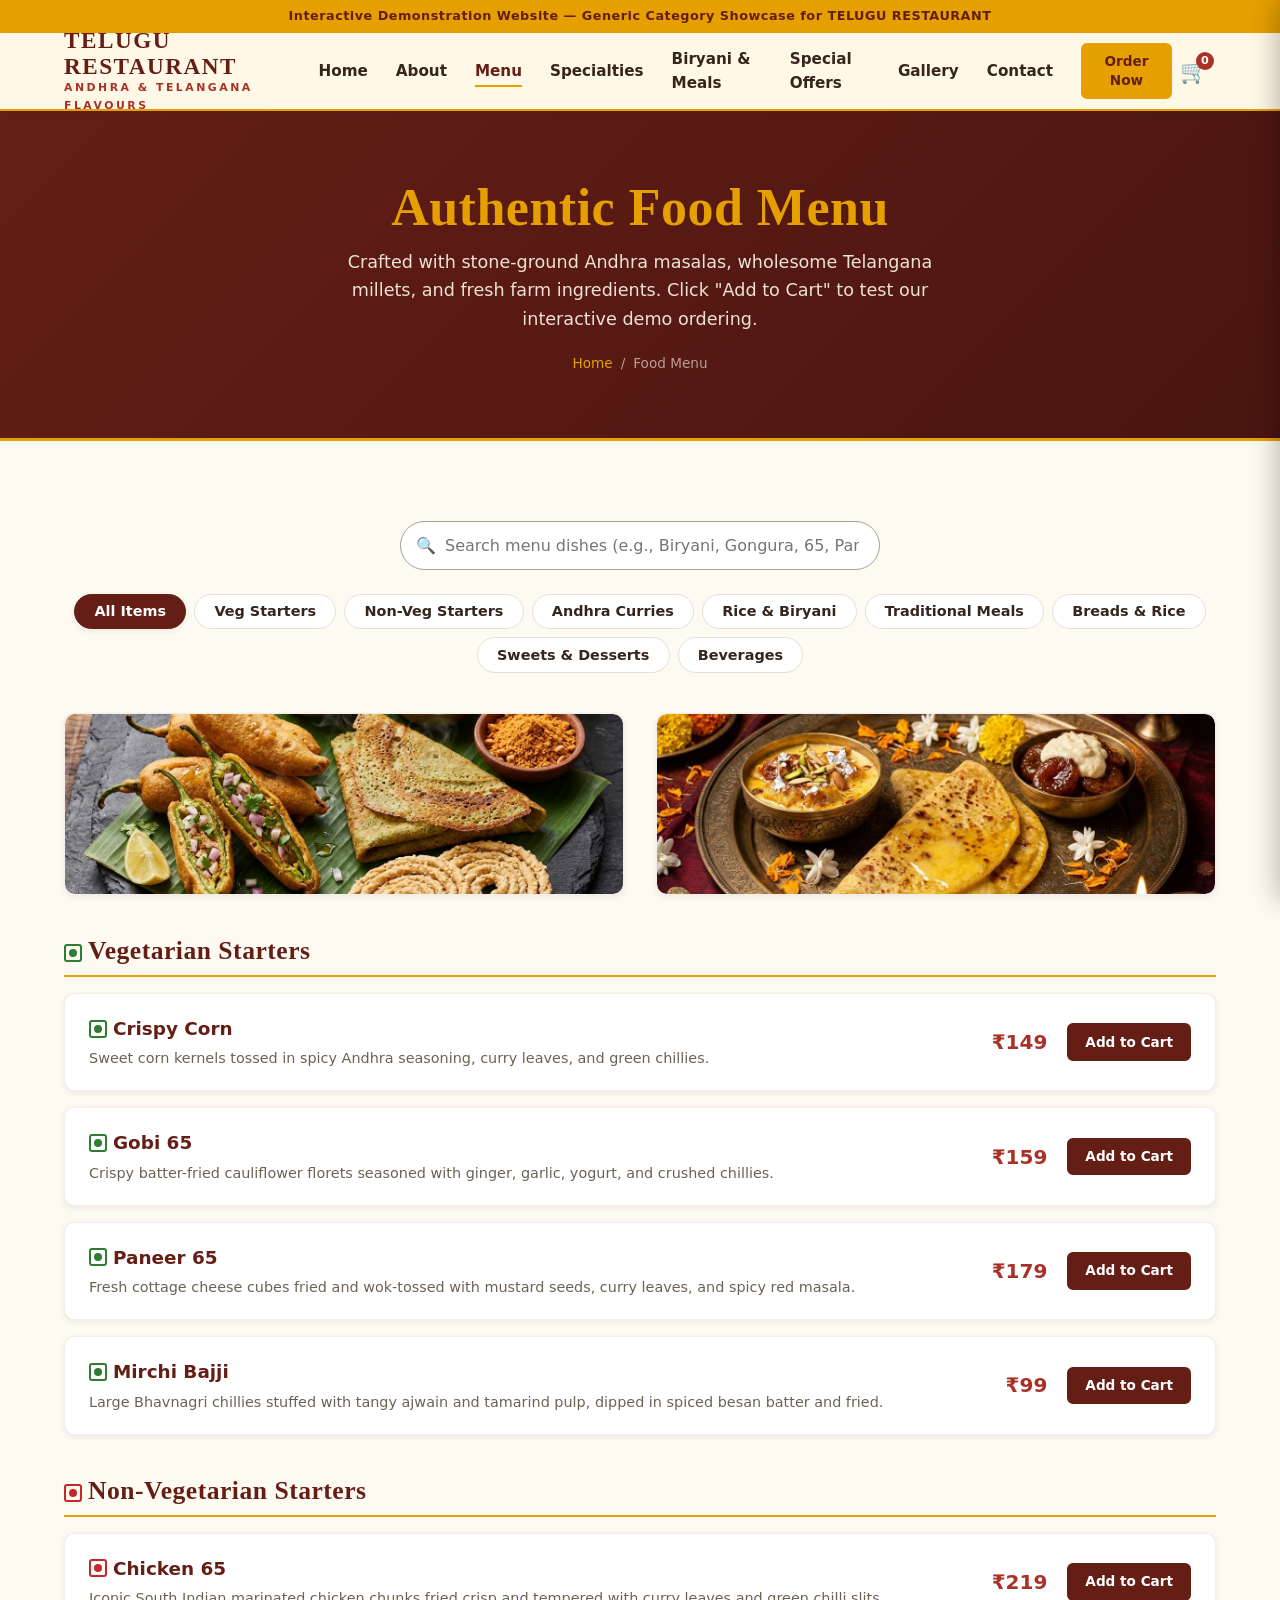
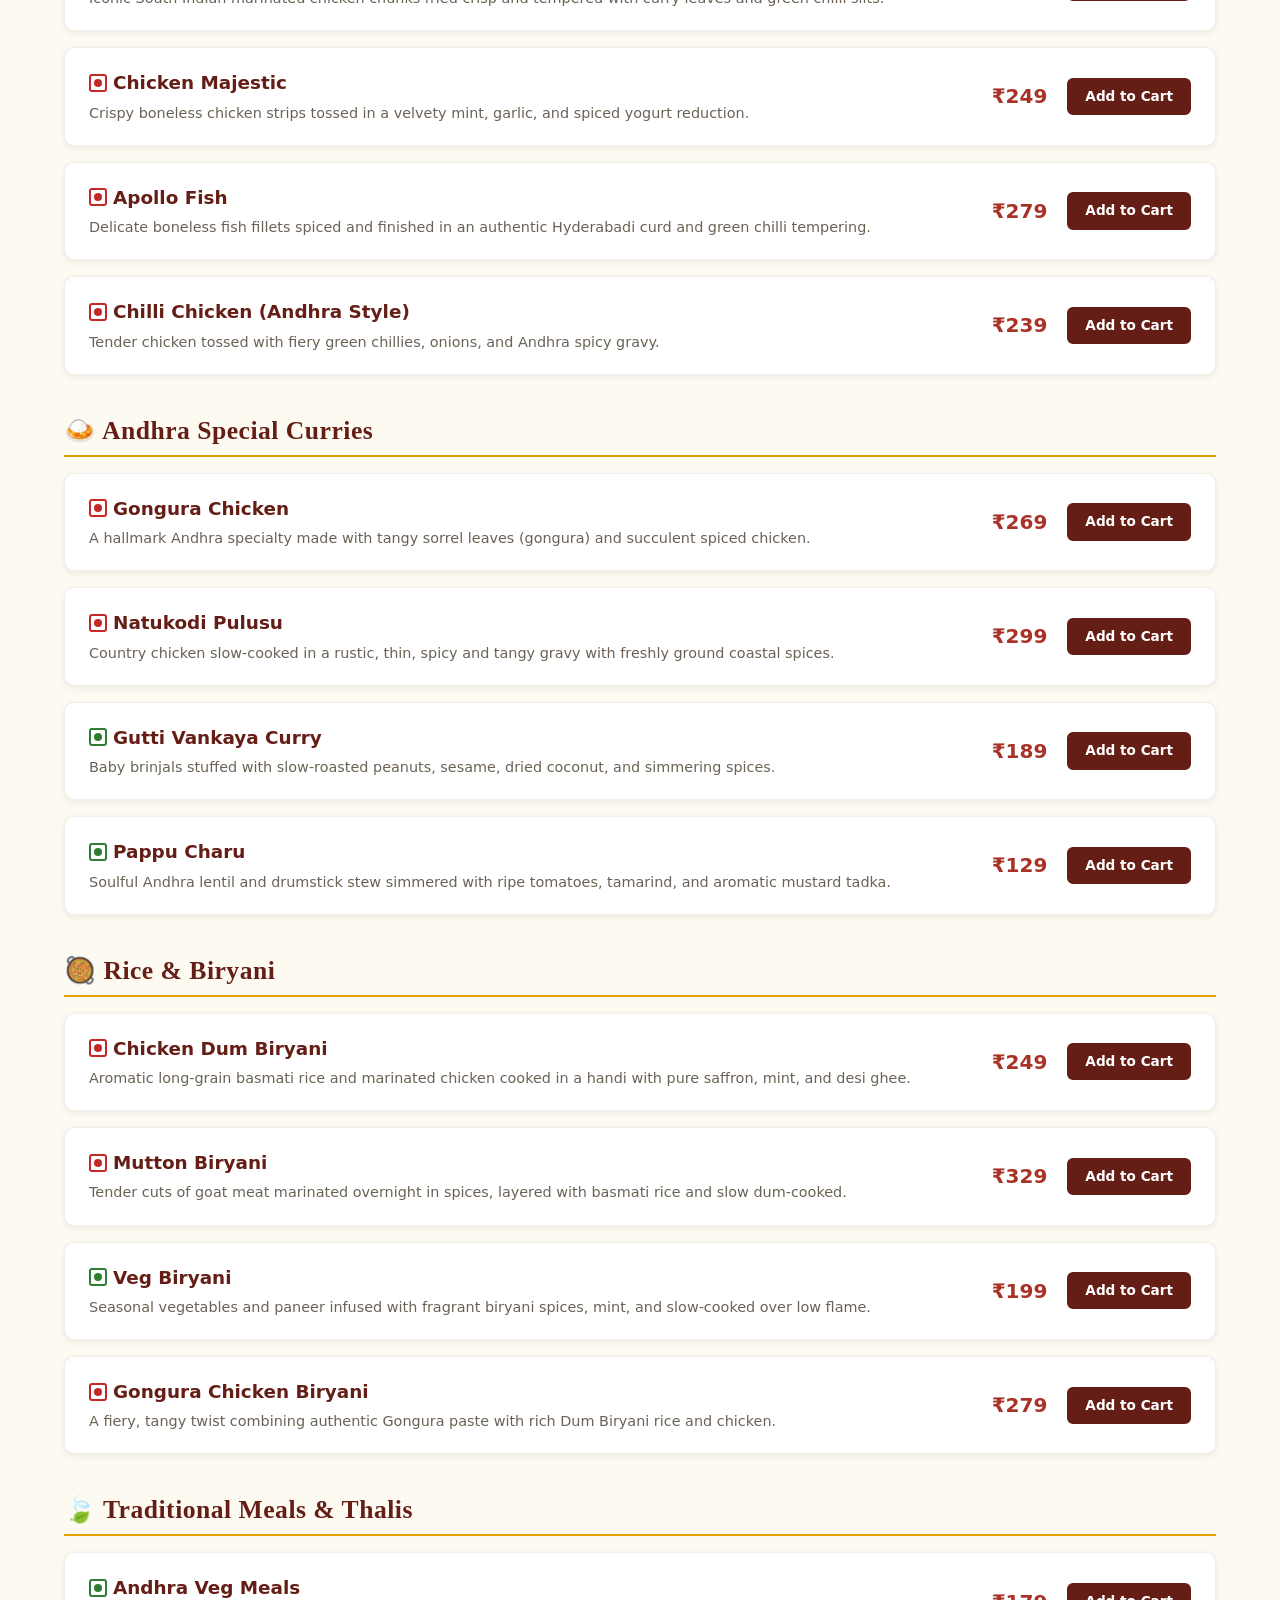
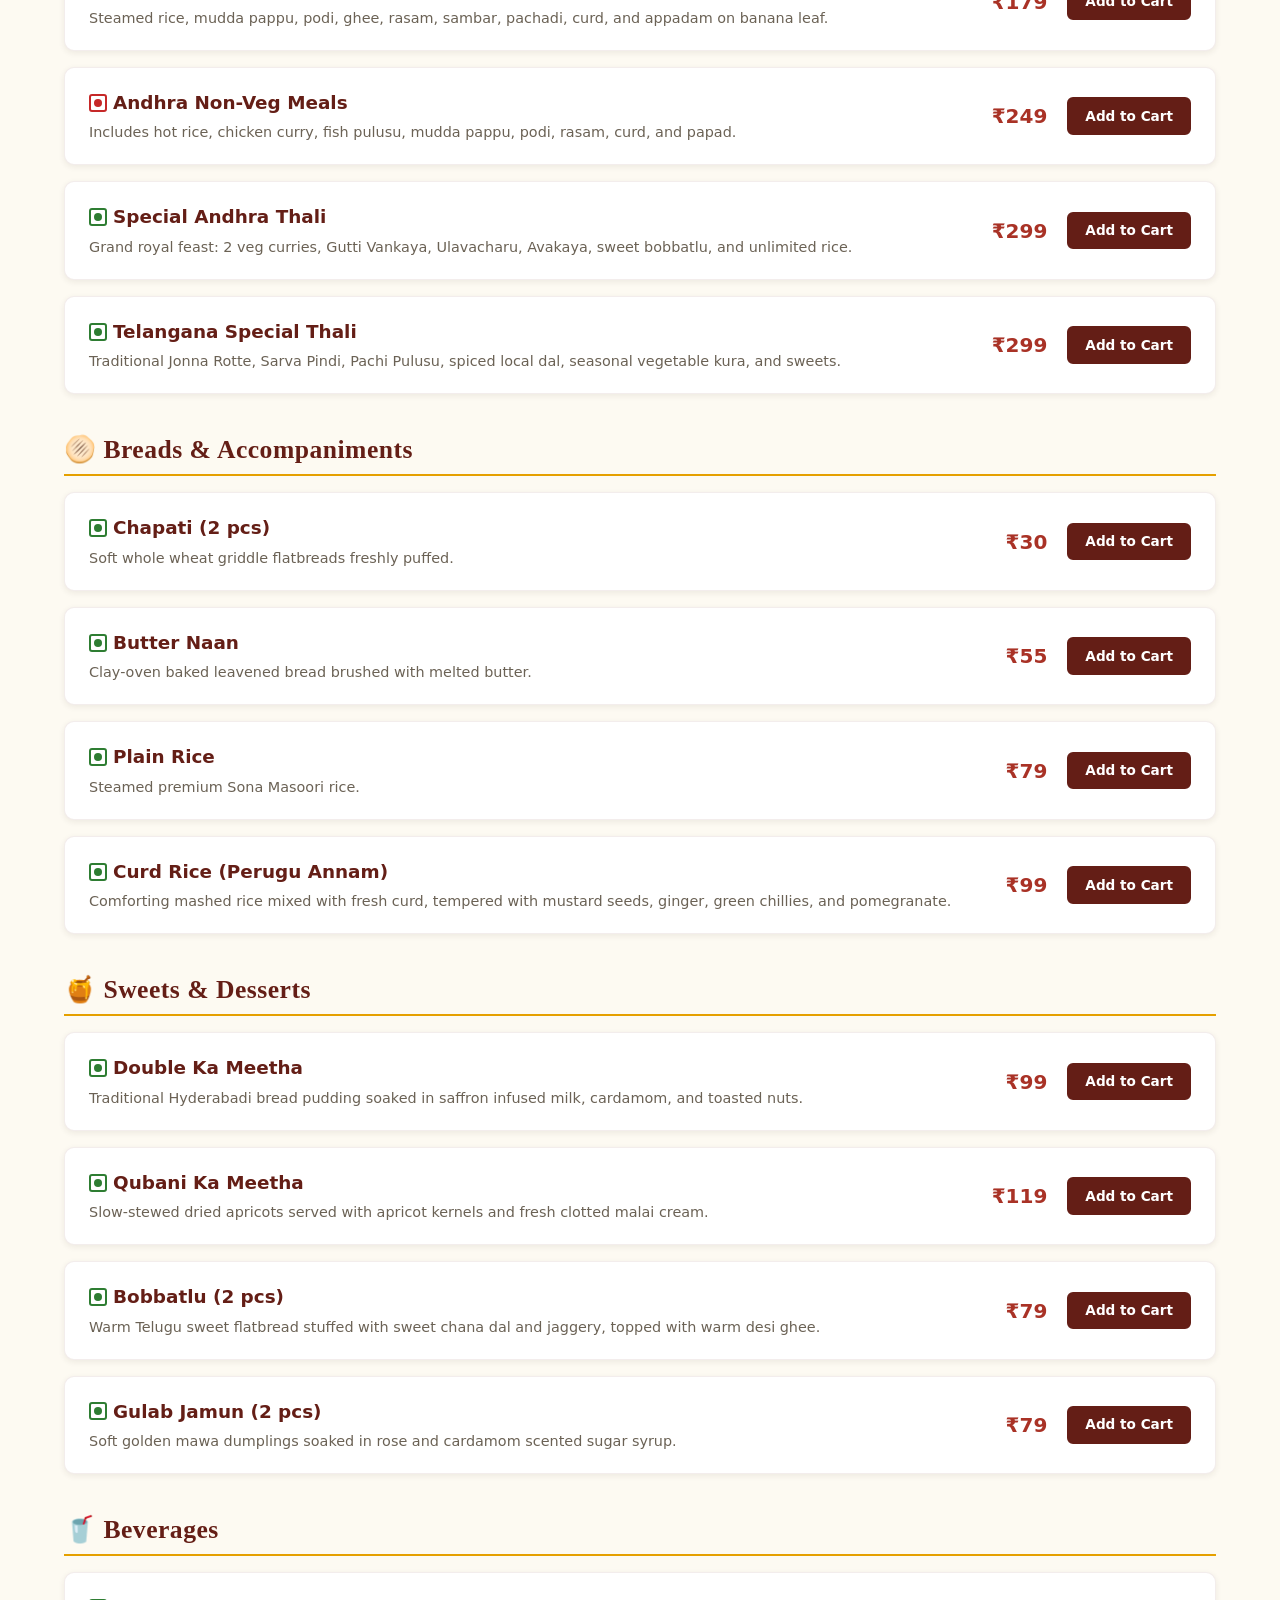
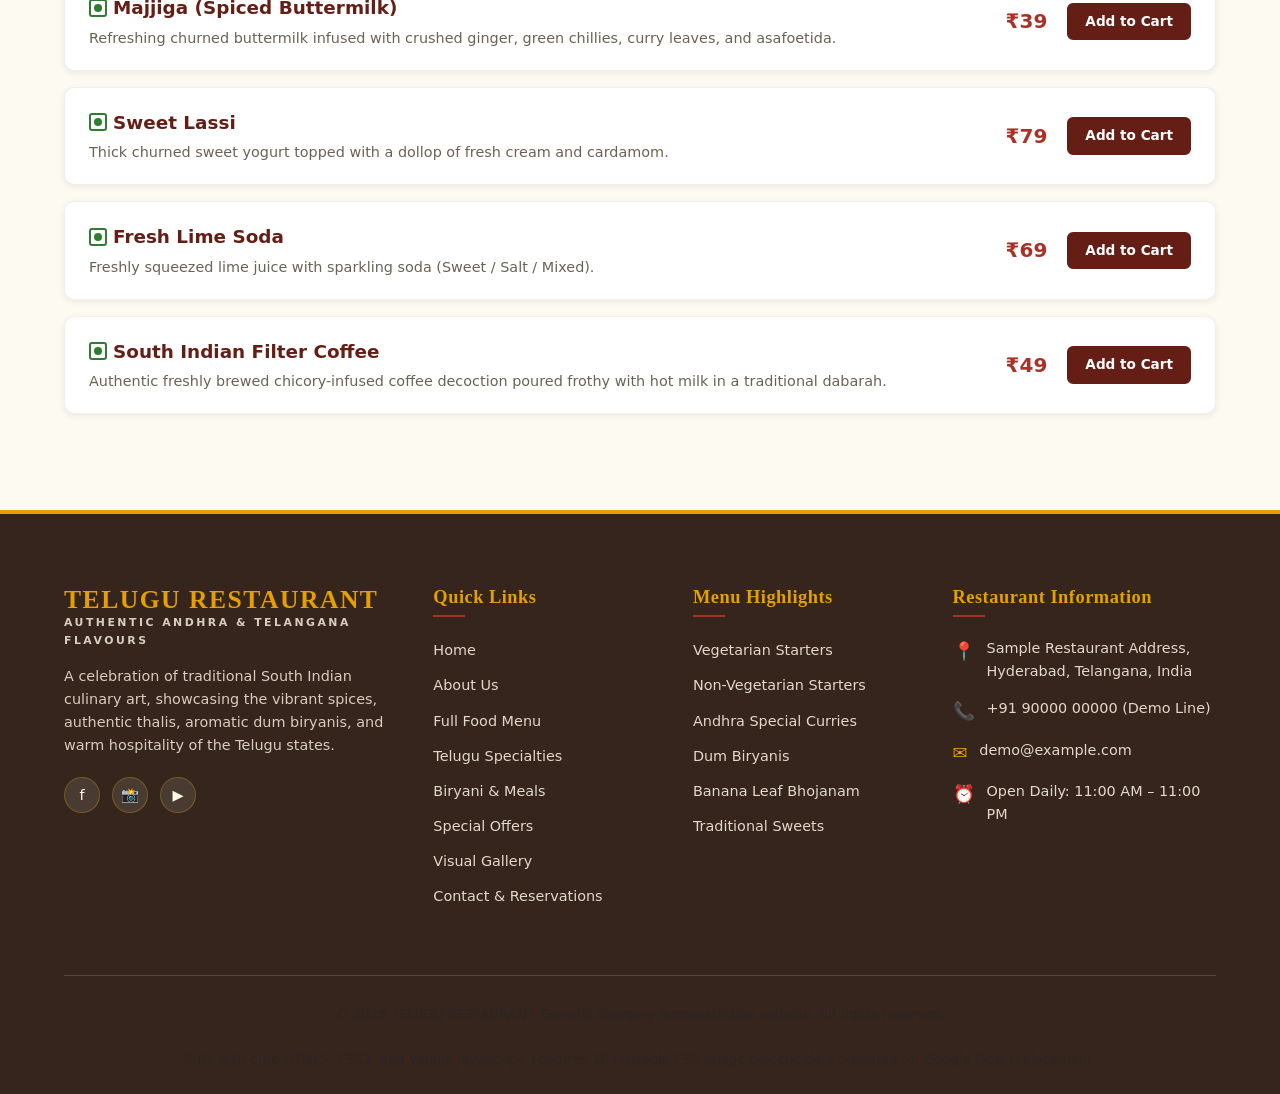
<file: menu.html>
<!DOCTYPE html>
<html lang="en">
<head>
  <meta charset="UTF-8">
  <meta name="viewport" content="width=device-width, initial-scale=1.0">
  <title>Food Menu — TELUGU RESTAURANT | Starters, Curries, Biryani &amp; Sweets</title>
  <meta name="description" content="Explore the authentic food menu of TELUGU RESTAURANT: vegetarian & non-veg starters, Andhra special curries, dum biryanis, traditional thalis, and desserts.">
  <link rel="stylesheet" href="css/style.css">
</head>
<body>

  <!-- Demo Disclaimer Banner -->
  <aside class="demo-disclaimer-banner" aria-label="Demo notice">
    Interactive Demonstration Website — Generic Category Showcase for TELUGU RESTAURANT
  </aside>

  <!-- Site Header -->
  <header class="site-header" role="banner">
    <div class="container header-container">
      <a href="index.html" class="brand-logo" aria-label="TELUGU RESTAURANT Home">
        <span class="logo-text">TELUGU RESTAURANT</span>
        <span class="logo-subtext">Andhra &amp; Telangana Flavours</span>
      </a>

      <!-- Desktop & Mobile Navigation Menu -->
      <nav class="nav-menu" role="navigation" aria-label="Main menu">
        <a href="index.html" class="nav-link">Home</a>
        <a href="about.html" class="nav-link">About</a>
        <a href="menu.html" class="nav-link">Menu</a>
        <a href="specialties.html" class="nav-link">Specialties</a>
        <a href="biryani-meals.html" class="nav-link">Biryani &amp; Meals</a>
        <a href="offers.html" class="nav-link">Special Offers</a>
        <a href="gallery.html" class="nav-link">Gallery</a>
        <a href="contact.html" class="nav-link">Contact</a>
        <a href="menu.html" class="btn btn-secondary btn-sm header-cta-desktop">Order Now</a>
      </nav>

      <!-- Header Action Items: Cart & Hamburger -->
      <div class="header-actions">
        <button class="cart-icon-btn cart-toggle-btn" aria-label="View demo shopping cart" title="Demo Cart">
          🛒
          <span class="cart-badge">0</span>
        </button>
        <button class="hamburger-btn" aria-label="Toggle navigation menu" aria-expanded="false">
          <span class="hamburger-line"></span>
          <span class="hamburger-line"></span>
          <span class="hamburger-line"></span>
        </button>
      </div>
    </div>
  </header>

  <main id="mainContent">

    <!-- PAGE BANNER -->
    <section class="page-banner" aria-labelledby="menuPageHeading">
      <div class="container">
        <h1 id="menuPageHeading" class="page-banner-title">Authentic Food Menu</h1>
        <p class="page-banner-desc">
          Crafted with stone-ground Andhra masalas, wholesome Telangana millets, and fresh farm ingredients. Click "Add to Cart" to test our interactive demo ordering.
        </p>
        <div class="breadcrumbs">
          <a href="index.html">Home</a>
          <span>/</span>
          <span>Food Menu</span>
        </div>
      </div>
    </section>

    <!-- MENU CONTROLS & CONTENT -->
    <section class="section">
      <div class="container">

        <!-- Search & Category Filters -->
        <div class="menu-controls">
          <div class="menu-search-wrap">
            <span class="search-icon">🔍</span>
            <input type="text" id="menuSearch" class="menu-search-input" placeholder="Search menu dishes (e.g., Biryani, Gongura, 65, Paneer)..." aria-label="Search menu dishes">
          </div>

          <div class="category-tabs" role="tablist" aria-label="Menu categories">
            <button class="cat-btn active" data-category="all">All Items</button>
            <button class="cat-btn" data-category="veg-starters">Veg Starters</button>
            <button class="cat-btn" data-category="nonveg-starters">Non-Veg Starters</button>
            <button class="cat-btn" data-category="curries">Andhra Curries</button>
            <button class="cat-btn" data-category="biryani">Rice &amp; Biryani</button>
            <button class="cat-btn" data-category="meals">Traditional Meals</button>
            <button class="cat-btn" data-category="breads">Breads &amp; Rice</button>
            <button class="cat-btn" data-category="sweets">Sweets &amp; Desserts</button>
            <button class="cat-btn" data-category="beverages">Beverages</button>
          </div>
        </div>

        <!-- REUSED PLACEHOLDER HIGHLIGHT BANNER IN MENU -->
        <div style="margin-bottom: 2.5rem;">
          <div class="grid-2">
            <div class="card">
              <!-- Reused Concept 7: Telugu snacks and starters -->
              <div class="placeholder-img concept-7 placeholder-telugu-snacks" style="min-height: 180px;" role="img" aria-label="Telugu snacks and starters banner">
                <span class="placeholder-badge">Placeholder Concept 7</span>
                <div class="placeholder-icon" style="font-size: 2rem;">🍢</div>
                <div class="placeholder-label" style="font-size: 1.1rem;">Crispy Telugu Starters</div>
                <div class="placeholder-sublabel">Freshly prepared with aromatic curry leaves and Andhra spices</div>
              </div>
            </div>

            <div class="card">
              <!-- Reused Concept 8: Traditional Telugu sweets and desserts -->
              <div class="placeholder-img concept-8 placeholder-telugu-sweets" style="min-height: 180px;" role="img" aria-label="Traditional Telugu sweets banner">
                <span class="placeholder-badge">Placeholder Concept 8</span>
                <div class="placeholder-icon" style="font-size: 2rem;">🍯</div>
                <div class="placeholder-label" style="font-size: 1.1rem;">Authentic Sweets &amp; Desserts</div>
                <div class="placeholder-sublabel">Pure desi ghee Bobbatlu, Double Ka Meetha &amp; Qubani</div>
              </div>
            </div>
          </div>
        </div>

        <!-- MENU ITEMS LIST CONTAINER -->
        <div id="menuItemsContainer">

          <!-- ==================== 1. VEGETARIAN STARTERS ==================== -->
          <div class="menu-section-header" style="margin: 2rem 0 1rem; border-bottom: 2px solid var(--color-turmeric); padding-bottom: 0.5rem;">
            <h2 style="font-size: 1.6rem; color: var(--color-maroon);"><span class="diet-dot veg"></span>Vegetarian Starters</h2>
          </div>

          <div class="menu-item-row menu-filter-item" data-category="veg-starters" data-name="Crispy Corn">
            <div class="menu-item-main">
              <div class="menu-item-name"><span class="diet-dot veg"></span>Crispy Corn</div>
              <div class="menu-item-desc">Sweet corn kernels tossed in spicy Andhra seasoning, curry leaves, and green chillies.</div>
            </div>
            <div class="menu-item-side">
              <div class="menu-item-price">₹149</div>
              <button class="btn btn-primary btn-sm add-to-cart-btn" data-id="menu-crispy-corn" data-name="Crispy Corn" data-price="149">Add to Cart</button>
            </div>
          </div>

          <div class="menu-item-row menu-filter-item" data-category="veg-starters" data-name="Gobi 65">
            <div class="menu-item-main">
              <div class="menu-item-name"><span class="diet-dot veg"></span>Gobi 65</div>
              <div class="menu-item-desc">Crispy batter-fried cauliflower florets seasoned with ginger, garlic, yogurt, and crushed chillies.</div>
            </div>
            <div class="menu-item-side">
              <div class="menu-item-price">₹159</div>
              <button class="btn btn-primary btn-sm add-to-cart-btn" data-id="menu-gobi-65" data-name="Gobi 65" data-price="159">Add to Cart</button>
            </div>
          </div>

          <div class="menu-item-row menu-filter-item" data-category="veg-starters" data-name="Paneer 65">
            <div class="menu-item-main">
              <div class="menu-item-name"><span class="diet-dot veg"></span>Paneer 65</div>
              <div class="menu-item-desc">Fresh cottage cheese cubes fried and wok-tossed with mustard seeds, curry leaves, and spicy red masala.</div>
            </div>
            <div class="menu-item-side">
              <div class="menu-item-price">₹179</div>
              <button class="btn btn-primary btn-sm add-to-cart-btn" data-id="menu-paneer-65" data-name="Paneer 65" data-price="179">Add to Cart</button>
            </div>
          </div>

          <div class="menu-item-row menu-filter-item" data-category="veg-starters" data-name="Mirchi Bajji">
            <div class="menu-item-main">
              <div class="menu-item-name"><span class="diet-dot veg"></span>Mirchi Bajji</div>
              <div class="menu-item-desc">Large Bhavnagri chillies stuffed with tangy ajwain and tamarind pulp, dipped in spiced besan batter and fried.</div>
            </div>
            <div class="menu-item-side">
              <div class="menu-item-price">₹99</div>
              <button class="btn btn-primary btn-sm add-to-cart-btn" data-id="menu-mirchi-bajji" data-name="Mirchi Bajji" data-price="99">Add to Cart</button>
            </div>
          </div>

          <!-- ==================== 2. NON-VEGETARIAN STARTERS ==================== -->
          <div class="menu-section-header" style="margin: 2.5rem 0 1rem; border-bottom: 2px solid var(--color-turmeric); padding-bottom: 0.5rem;">
            <h2 style="font-size: 1.6rem; color: var(--color-maroon);"><span class="diet-dot nonveg"></span>Non-Vegetarian Starters</h2>
          </div>

          <div class="menu-item-row menu-filter-item" data-category="nonveg-starters" data-name="Chicken 65">
            <div class="menu-item-main">
              <div class="menu-item-name"><span class="diet-dot nonveg"></span>Chicken 65</div>
              <div class="menu-item-desc">Iconic South Indian marinated chicken chunks fried crisp and tempered with curry leaves and green chilli slits.</div>
            </div>
            <div class="menu-item-side">
              <div class="menu-item-price">₹219</div>
              <button class="btn btn-primary btn-sm add-to-cart-btn" data-id="menu-chicken-65" data-name="Chicken 65" data-price="219">Add to Cart</button>
            </div>
          </div>

          <div class="menu-item-row menu-filter-item" data-category="nonveg-starters" data-name="Chicken Majestic">
            <div class="menu-item-main">
              <div class="menu-item-name"><span class="diet-dot nonveg"></span>Chicken Majestic</div>
              <div class="menu-item-desc">Crispy boneless chicken strips tossed in a velvety mint, garlic, and spiced yogurt reduction.</div>
            </div>
            <div class="menu-item-side">
              <div class="menu-item-price">₹249</div>
              <button class="btn btn-primary btn-sm add-to-cart-btn" data-id="menu-chicken-majestic" data-name="Chicken Majestic" data-price="249">Add to Cart</button>
            </div>
          </div>

          <div class="menu-item-row menu-filter-item" data-category="nonveg-starters" data-name="Apollo Fish">
            <div class="menu-item-main">
              <div class="menu-item-name"><span class="diet-dot nonveg"></span>Apollo Fish</div>
              <div class="menu-item-desc">Delicate boneless fish fillets spiced and finished in an authentic Hyderabadi curd and green chilli tempering.</div>
            </div>
            <div class="menu-item-side">
              <div class="menu-item-price">₹279</div>
              <button class="btn btn-primary btn-sm add-to-cart-btn" data-id="menu-apollo-fish" data-name="Apollo Fish" data-price="279">Add to Cart</button>
            </div>
          </div>

          <div class="menu-item-row menu-filter-item" data-category="nonveg-starters" data-name="Chilli Chicken">
            <div class="menu-item-main">
              <div class="menu-item-name"><span class="diet-dot nonveg"></span>Chilli Chicken (Andhra Style)</div>
              <div class="menu-item-desc">Tender chicken tossed with fiery green chillies, onions, and Andhra spicy gravy.</div>
            </div>
            <div class="menu-item-side">
              <div class="menu-item-price">₹239</div>
              <button class="btn btn-primary btn-sm add-to-cart-btn" data-id="menu-chilli-chicken" data-name="Chilli Chicken" data-price="239">Add to Cart</button>
            </div>
          </div>

          <!-- ==================== 3. ANDHRA SPECIAL CURRIES ==================== -->
          <div class="menu-section-header" style="margin: 2.5rem 0 1rem; border-bottom: 2px solid var(--color-turmeric); padding-bottom: 0.5rem;">
            <h2 style="font-size: 1.6rem; color: var(--color-maroon);">🍛 Andhra Special Curries</h2>
          </div>

          <div class="menu-item-row menu-filter-item" data-category="curries" data-name="Gongura Chicken">
            <div class="menu-item-main">
              <div class="menu-item-name"><span class="diet-dot nonveg"></span>Gongura Chicken</div>
              <div class="menu-item-desc">A hallmark Andhra specialty made with tangy sorrel leaves (gongura) and succulent spiced chicken.</div>
            </div>
            <div class="menu-item-side">
              <div class="menu-item-price">₹269</div>
              <button class="btn btn-primary btn-sm add-to-cart-btn" data-id="menu-gongura-chicken" data-name="Gongura Chicken" data-price="269">Add to Cart</button>
            </div>
          </div>

          <div class="menu-item-row menu-filter-item" data-category="curries" data-name="Natukodi Pulusu">
            <div class="menu-item-main">
              <div class="menu-item-name"><span class="diet-dot nonveg"></span>Natukodi Pulusu</div>
              <div class="menu-item-desc">Country chicken slow-cooked in a rustic, thin, spicy and tangy gravy with freshly ground coastal spices.</div>
            </div>
            <div class="menu-item-side">
              <div class="menu-item-price">₹299</div>
              <button class="btn btn-primary btn-sm add-to-cart-btn" data-id="menu-natukodi-pulusu" data-name="Natukodi Pulusu" data-price="299">Add to Cart</button>
            </div>
          </div>

          <div class="menu-item-row menu-filter-item" data-category="curries" data-name="Gutti Vankaya Curry">
            <div class="menu-item-main">
              <div class="menu-item-name"><span class="diet-dot veg"></span>Gutti Vankaya Curry</div>
              <div class="menu-item-desc">Baby brinjals stuffed with slow-roasted peanuts, sesame, dried coconut, and simmering spices.</div>
            </div>
            <div class="menu-item-side">
              <div class="menu-item-price">₹189</div>
              <button class="btn btn-primary btn-sm add-to-cart-btn" data-id="menu-gutti-vankaya" data-name="Gutti Vankaya Curry" data-price="189">Add to Cart</button>
            </div>
          </div>

          <div class="menu-item-row menu-filter-item" data-category="curries" data-name="Pappu Charu">
            <div class="menu-item-main">
              <div class="menu-item-name"><span class="diet-dot veg"></span>Pappu Charu</div>
              <div class="menu-item-desc">Soulful Andhra lentil and drumstick stew simmered with ripe tomatoes, tamarind, and aromatic mustard tadka.</div>
            </div>
            <div class="menu-item-side">
              <div class="menu-item-price">₹129</div>
              <button class="btn btn-primary btn-sm add-to-cart-btn" data-id="menu-pappu-charu" data-name="Pappu Charu" data-price="129">Add to Cart</button>
            </div>
          </div>

          <!-- ==================== 4. RICE AND BIRYANI ==================== -->
          <div class="menu-section-header" style="margin: 2.5rem 0 1rem; border-bottom: 2px solid var(--color-turmeric); padding-bottom: 0.5rem;">
            <h2 style="font-size: 1.6rem; color: var(--color-maroon);">🥘 Rice &amp; Biryani</h2>
          </div>

          <div class="menu-item-row menu-filter-item" data-category="biryani" data-name="Chicken Dum Biryani">
            <div class="menu-item-main">
              <div class="menu-item-name"><span class="diet-dot nonveg"></span>Chicken Dum Biryani</div>
              <div class="menu-item-desc">Aromatic long-grain basmati rice and marinated chicken cooked in a handi with pure saffron, mint, and desi ghee.</div>
            </div>
            <div class="menu-item-side">
              <div class="menu-item-price">₹249</div>
              <button class="btn btn-primary btn-sm add-to-cart-btn" data-id="menu-chicken-dum-biryani" data-name="Chicken Dum Biryani" data-price="249">Add to Cart</button>
            </div>
          </div>

          <div class="menu-item-row menu-filter-item" data-category="biryani" data-name="Mutton Biryani">
            <div class="menu-item-main">
              <div class="menu-item-name"><span class="diet-dot nonveg"></span>Mutton Biryani</div>
              <div class="menu-item-desc">Tender cuts of goat meat marinated overnight in spices, layered with basmati rice and slow dum-cooked.</div>
            </div>
            <div class="menu-item-side">
              <div class="menu-item-price">₹329</div>
              <button class="btn btn-primary btn-sm add-to-cart-btn" data-id="menu-mutton-biryani" data-name="Mutton Biryani" data-price="329">Add to Cart</button>
            </div>
          </div>

          <div class="menu-item-row menu-filter-item" data-category="biryani" data-name="Veg Biryani">
            <div class="menu-item-main">
              <div class="menu-item-name"><span class="diet-dot veg"></span>Veg Biryani</div>
              <div class="menu-item-desc">Seasonal vegetables and paneer infused with fragrant biryani spices, mint, and slow-cooked over low flame.</div>
            </div>
            <div class="menu-item-side">
              <div class="menu-item-price">₹199</div>
              <button class="btn btn-primary btn-sm add-to-cart-btn" data-id="menu-veg-biryani" data-name="Veg Biryani" data-price="199">Add to Cart</button>
            </div>
          </div>

          <div class="menu-item-row menu-filter-item" data-category="biryani" data-name="Gongura Chicken Biryani">
            <div class="menu-item-main">
              <div class="menu-item-name"><span class="diet-dot nonveg"></span>Gongura Chicken Biryani</div>
              <div class="menu-item-desc">A fiery, tangy twist combining authentic Gongura paste with rich Dum Biryani rice and chicken.</div>
            </div>
            <div class="menu-item-side">
              <div class="menu-item-price">₹279</div>
              <button class="btn btn-primary btn-sm add-to-cart-btn" data-id="menu-gongura-chicken-biryani" data-name="Gongura Chicken Biryani" data-price="279">Add to Cart</button>
            </div>
          </div>

          <!-- ==================== 5. TRADITIONAL MEALS ==================== -->
          <div class="menu-section-header" style="margin: 2.5rem 0 1rem; border-bottom: 2px solid var(--color-turmeric); padding-bottom: 0.5rem;">
            <h2 style="font-size: 1.6rem; color: var(--color-maroon);">🍃 Traditional Meals &amp; Thalis</h2>
          </div>

          <div class="menu-item-row menu-filter-item" data-category="meals" data-name="Andhra Veg Meals">
            <div class="menu-item-main">
              <div class="menu-item-name"><span class="diet-dot veg"></span>Andhra Veg Meals</div>
              <div class="menu-item-desc">Steamed rice, mudda pappu, podi, ghee, rasam, sambar, pachadi, curd, and appadam on banana leaf.</div>
            </div>
            <div class="menu-item-side">
              <div class="menu-item-price">₹179</div>
              <button class="btn btn-primary btn-sm add-to-cart-btn" data-id="menu-andhra-veg-meals" data-name="Andhra Veg Meals" data-price="179">Add to Cart</button>
            </div>
          </div>

          <div class="menu-item-row menu-filter-item" data-category="meals" data-name="Andhra Non-Veg Meals">
            <div class="menu-item-main">
              <div class="menu-item-name"><span class="diet-dot nonveg"></span>Andhra Non-Veg Meals</div>
              <div class="menu-item-desc">Includes hot rice, chicken curry, fish pulusu, mudda pappu, podi, rasam, curd, and papad.</div>
            </div>
            <div class="menu-item-side">
              <div class="menu-item-price">₹249</div>
              <button class="btn btn-primary btn-sm add-to-cart-btn" data-id="menu-andhra-nonveg-meals" data-name="Andhra Non-Veg Meals" data-price="249">Add to Cart</button>
            </div>
          </div>

          <div class="menu-item-row menu-filter-item" data-category="meals" data-name="Special Andhra Thali">
            <div class="menu-item-main">
              <div class="menu-item-name"><span class="diet-dot veg"></span>Special Andhra Thali</div>
              <div class="menu-item-desc">Grand royal feast: 2 veg curries, Gutti Vankaya, Ulavacharu, Avakaya, sweet bobbatlu, and unlimited rice.</div>
            </div>
            <div class="menu-item-side">
              <div class="menu-item-price">₹299</div>
              <button class="btn btn-primary btn-sm add-to-cart-btn" data-id="menu-special-andhra-thali" data-name="Special Andhra Thali" data-price="299">Add to Cart</button>
            </div>
          </div>

          <div class="menu-item-row menu-filter-item" data-category="meals" data-name="Telangana Special Thali">
            <div class="menu-item-main">
              <div class="menu-item-name"><span class="diet-dot veg"></span>Telangana Special Thali</div>
              <div class="menu-item-desc">Traditional Jonna Rotte, Sarva Pindi, Pachi Pulusu, spiced local dal, seasonal vegetable kura, and sweets.</div>
            </div>
            <div class="menu-item-side">
              <div class="menu-item-price">₹299</div>
              <button class="btn btn-primary btn-sm add-to-cart-btn" data-id="menu-telangana-special-thali" data-name="Telangana Special Thali" data-price="299">Add to Cart</button>
            </div>
          </div>

          <!-- ==================== 6. BREADS AND ACCOMPANIMENTS ==================== -->
          <div class="menu-section-header" style="margin: 2.5rem 0 1rem; border-bottom: 2px solid var(--color-turmeric); padding-bottom: 0.5rem;">
            <h2 style="font-size: 1.6rem; color: var(--color-maroon);">🫓 Breads &amp; Accompaniments</h2>
          </div>

          <div class="menu-item-row menu-filter-item" data-category="breads" data-name="Chapati">
            <div class="menu-item-main">
              <div class="menu-item-name"><span class="diet-dot veg"></span>Chapati (2 pcs)</div>
              <div class="menu-item-desc">Soft whole wheat griddle flatbreads freshly puffed.</div>
            </div>
            <div class="menu-item-side">
              <div class="menu-item-price">₹30</div>
              <button class="btn btn-primary btn-sm add-to-cart-btn" data-id="menu-chapati" data-name="Chapati (2 pcs)" data-price="30">Add to Cart</button>
            </div>
          </div>

          <div class="menu-item-row menu-filter-item" data-category="breads" data-name="Butter Naan">
            <div class="menu-item-main">
              <div class="menu-item-name"><span class="diet-dot veg"></span>Butter Naan</div>
              <div class="menu-item-desc">Clay-oven baked leavened bread brushed with melted butter.</div>
            </div>
            <div class="menu-item-side">
              <div class="menu-item-price">₹55</div>
              <button class="btn btn-primary btn-sm add-to-cart-btn" data-id="menu-butter-naan" data-name="Butter Naan" data-price="55">Add to Cart</button>
            </div>
          </div>

          <div class="menu-item-row menu-filter-item" data-category="breads" data-name="Plain Rice">
            <div class="menu-item-main">
              <div class="menu-item-name"><span class="diet-dot veg"></span>Plain Rice</div>
              <div class="menu-item-desc">Steamed premium Sona Masoori rice.</div>
            </div>
            <div class="menu-item-side">
              <div class="menu-item-price">₹79</div>
              <button class="btn btn-primary btn-sm add-to-cart-btn" data-id="menu-plain-rice" data-name="Plain Rice" data-price="79">Add to Cart</button>
            </div>
          </div>

          <div class="menu-item-row menu-filter-item" data-category="breads" data-name="Curd Rice">
            <div class="menu-item-main">
              <div class="menu-item-name"><span class="diet-dot veg"></span>Curd Rice (Perugu Annam)</div>
              <div class="menu-item-desc">Comforting mashed rice mixed with fresh curd, tempered with mustard seeds, ginger, green chillies, and pomegranate.</div>
            </div>
            <div class="menu-item-side">
              <div class="menu-item-price">₹99</div>
              <button class="btn btn-primary btn-sm add-to-cart-btn" data-id="menu-curd-rice" data-name="Curd Rice" data-price="99">Add to Cart</button>
            </div>
          </div>

          <!-- ==================== 7. SWEETS AND DESSERTS ==================== -->
          <div class="menu-section-header" style="margin: 2.5rem 0 1rem; border-bottom: 2px solid var(--color-turmeric); padding-bottom: 0.5rem;">
            <h2 style="font-size: 1.6rem; color: var(--color-maroon);">🍯 Sweets &amp; Desserts</h2>
          </div>

          <div class="menu-item-row menu-filter-item" data-category="sweets" data-name="Double Ka Meetha">
            <div class="menu-item-main">
              <div class="menu-item-name"><span class="diet-dot veg"></span>Double Ka Meetha</div>
              <div class="menu-item-desc">Traditional Hyderabadi bread pudding soaked in saffron infused milk, cardamom, and toasted nuts.</div>
            </div>
            <div class="menu-item-side">
              <div class="menu-item-price">₹99</div>
              <button class="btn btn-primary btn-sm add-to-cart-btn" data-id="menu-double-ka-meetha" data-name="Double Ka Meetha" data-price="99">Add to Cart</button>
            </div>
          </div>

          <div class="menu-item-row menu-filter-item" data-category="sweets" data-name="Qubani Ka Meetha">
            <div class="menu-item-main">
              <div class="menu-item-name"><span class="diet-dot veg"></span>Qubani Ka Meetha</div>
              <div class="menu-item-desc">Slow-stewed dried apricots served with apricot kernels and fresh clotted malai cream.</div>
            </div>
            <div class="menu-item-side">
              <div class="menu-item-price">₹119</div>
              <button class="btn btn-primary btn-sm add-to-cart-btn" data-id="menu-qubani-ka-meetha" data-name="Qubani Ka Meetha" data-price="119">Add to Cart</button>
            </div>
          </div>

          <div class="menu-item-row menu-filter-item" data-category="sweets" data-name="Bobbatlu">
            <div class="menu-item-main">
              <div class="menu-item-name"><span class="diet-dot veg"></span>Bobbatlu (2 pcs)</div>
              <div class="menu-item-desc">Warm Telugu sweet flatbread stuffed with sweet chana dal and jaggery, topped with warm desi ghee.</div>
            </div>
            <div class="menu-item-side">
              <div class="menu-item-price">₹79</div>
              <button class="btn btn-primary btn-sm add-to-cart-btn" data-id="menu-bobbatlu" data-name="Bobbatlu" data-price="79">Add to Cart</button>
            </div>
          </div>

          <div class="menu-item-row menu-filter-item" data-category="sweets" data-name="Gulab Jamun">
            <div class="menu-item-main">
              <div class="menu-item-name"><span class="diet-dot veg"></span>Gulab Jamun (2 pcs)</div>
              <div class="menu-item-desc">Soft golden mawa dumplings soaked in rose and cardamom scented sugar syrup.</div>
            </div>
            <div class="menu-item-side">
              <div class="menu-item-price">₹79</div>
              <button class="btn btn-primary btn-sm add-to-cart-btn" data-id="menu-gulab-jamun" data-name="Gulab Jamun" data-price="79">Add to Cart</button>
            </div>
          </div>

          <!-- ==================== 8. BEVERAGES ==================== -->
          <div class="menu-section-header" style="margin: 2.5rem 0 1rem; border-bottom: 2px solid var(--color-turmeric); padding-bottom: 0.5rem;">
            <h2 style="font-size: 1.6rem; color: var(--color-maroon);">🥤 Beverages</h2>
          </div>

          <div class="menu-item-row menu-filter-item" data-category="beverages" data-name="Buttermilk">
            <div class="menu-item-main">
              <div class="menu-item-name"><span class="diet-dot veg"></span>Majjiga (Spiced Buttermilk)</div>
              <div class="menu-item-desc">Refreshing churned buttermilk infused with crushed ginger, green chillies, curry leaves, and asafoetida.</div>
            </div>
            <div class="menu-item-side">
              <div class="menu-item-price">₹39</div>
              <button class="btn btn-primary btn-sm add-to-cart-btn" data-id="menu-buttermilk" data-name="Spiced Buttermilk" data-price="39">Add to Cart</button>
            </div>
          </div>

          <div class="menu-item-row menu-filter-item" data-category="beverages" data-name="Sweet Lassi">
            <div class="menu-item-main">
              <div class="menu-item-name"><span class="diet-dot veg"></span>Sweet Lassi</div>
              <div class="menu-item-desc">Thick churned sweet yogurt topped with a dollop of fresh cream and cardamom.</div>
            </div>
            <div class="menu-item-side">
              <div class="menu-item-price">₹79</div>
              <button class="btn btn-primary btn-sm add-to-cart-btn" data-id="menu-sweet-lassi" data-name="Sweet Lassi" data-price="79">Add to Cart</button>
            </div>
          </div>

          <div class="menu-item-row menu-filter-item" data-category="beverages" data-name="Fresh Lime Soda">
            <div class="menu-item-main">
              <div class="menu-item-name"><span class="diet-dot veg"></span>Fresh Lime Soda</div>
              <div class="menu-item-desc">Freshly squeezed lime juice with sparkling soda (Sweet / Salt / Mixed).</div>
            </div>
            <div class="menu-item-side">
              <div class="menu-item-price">₹69</div>
              <button class="btn btn-primary btn-sm add-to-cart-btn" data-id="menu-lime-soda" data-name="Fresh Lime Soda" data-price="69">Add to Cart</button>
            </div>
          </div>

          <div class="menu-item-row menu-filter-item" data-category="beverages" data-name="Filter Coffee">
            <div class="menu-item-main">
              <div class="menu-item-name"><span class="diet-dot veg"></span>South Indian Filter Coffee</div>
              <div class="menu-item-desc">Authentic freshly brewed chicory-infused coffee decoction poured frothy with hot milk in a traditional dabarah.</div>
            </div>
            <div class="menu-item-side">
              <div class="menu-item-price">₹49</div>
              <button class="btn btn-primary btn-sm add-to-cart-btn" data-id="menu-filter-coffee" data-name="Filter Coffee" data-price="49">Add to Cart</button>
            </div>
          </div>

        </div> <!-- End Menu Items Container -->
      </div>
    </section>

  </main>

  <!-- CART SIDEBAR MODAL -->
  <div class="cart-overlay" id="cartOverlay"></div>
  <aside class="cart-sidebar" id="cartSidebar" aria-labelledby="cartSidebarTitle" role="dialog" aria-modal="true">
    <div class="cart-header">
      <h3 id="cartSidebarTitle">Your Telugu Feast (Demo)</h3>
      <button class="cart-close-btn" id="cartCloseBtn" aria-label="Close cart">&times;</button>
    </div>
    <div class="cart-items-wrap" id="cartItemsContainer"></div>
    <div class="cart-footer">
      <div class="cart-summary-line"><span>Subtotal:</span><span id="cartSubtotal">₹0</span></div>
      <div class="cart-summary-line"><span>Estimated GST (5% Demo):</span><span id="cartTax">₹0</span></div>
      <div class="cart-summary-total"><span>Total Bill:</span><span id="cartTotal">₹0</span></div>
      <button class="btn btn-primary btn-block" id="checkoutBtn" style="margin-top: 1rem;" disabled>Proceed to Demo Checkout</button>
      <div class="demo-note">* Demonstration only. No real payment or orders processed.</div>
    </div>
  </aside>

  <!-- DEMO CONFIRMATION / PREVIEW MODAL -->
  <div class="modal-overlay" id="demoModal" role="dialog" aria-modal="true">
    <div class="modal-card">
      <button class="modal-close-btn" id="demoModalClose" aria-label="Close modal">&times;</button>
      <div class="modal-body">
        <h3 id="demoModalTitle" style="color: var(--color-maroon); margin-bottom: 1rem;">Modal Title</h3>
        <div id="demoModalContent">Modal Content</div>
      </div>
    </div>
  </div>

  <!-- BACK TO TOP BUTTON -->
  <button class="back-to-top" id="backToTopBtn" aria-label="Back to top">↑</button>

  <!-- SITE FOOTER -->
  <footer class="site-footer" role="contentinfo">
    <div class="container">
      <div class="footer-grid">
        <div class="footer-brand">
          <div class="logo-text">TELUGU RESTAURANT</div>
          <div class="logo-subtext">Authentic Andhra &amp; Telangana Flavours</div>
          <p class="footer-desc">
            A celebration of traditional South Indian culinary art, showcasing the vibrant spices, authentic thalis, aromatic dum biryanis, and warm hospitality of the Telugu states.
          </p>
          <div class="social-links" aria-label="Social media links">
            <span class="social-pill" title="Facebook">f</span>
            <span class="social-pill" title="Instagram">📸</span>
            <span class="social-pill" title="YouTube">▶</span>
          </div>
        </div>

        <div>
          <h4 class="footer-heading">Quick Links</h4>
          <ul class="footer-links">
            <li><a href="index.html">Home</a></li>
            <li><a href="about.html">About Us</a></li>
            <li><a href="menu.html">Full Food Menu</a></li>
            <li><a href="specialties.html">Telugu Specialties</a></li>
            <li><a href="biryani-meals.html">Biryani &amp; Meals</a></li>
            <li><a href="offers.html">Special Offers</a></li>
            <li><a href="gallery.html">Visual Gallery</a></li>
            <li><a href="contact.html">Contact &amp; Reservations</a></li>
          </ul>
        </div>

        <div>
          <h4 class="footer-heading">Menu Highlights</h4>
          <ul class="footer-links">
            <li><a href="menu.html">Vegetarian Starters</a></li>
            <li><a href="menu.html">Non-Vegetarian Starters</a></li>
            <li><a href="menu.html">Andhra Special Curries</a></li>
            <li><a href="menu.html">Dum Biryanis</a></li>
            <li><a href="menu.html">Banana Leaf Bhojanam</a></li>
            <li><a href="menu.html">Traditional Sweets</a></li>
          </ul>
        </div>

        <div>
          <h4 class="footer-heading">Restaurant Information</h4>
          <div class="footer-contact-item"><span class="icon">📍</span><span>Sample Restaurant Address, Hyderabad, Telangana, India</span></div>
          <div class="footer-contact-item"><span class="icon">📞</span><span>+91 90000 00000 (Demo Line)</span></div>
          <div class="footer-contact-item"><span class="icon">✉️</span><span>demo@example.com</span></div>
          <div class="footer-contact-item"><span class="icon">⏰</span><span>Open Daily: 11:00 AM – 11:00 PM</span></div>
        </div>
      </div>

      <div class="footer-bottom">
        <p>&copy; 2026 TELUGU RESTAURANT. Generic category demonstration website. All rights reserved.</p>
        <p>Built with pure HTML5, CSS3, and Vanilla JavaScript. Features 10 reusable CSS image placeholders prepared for Google Flow replacement.</p>
      </div>
    </div>
  </footer>

  <script src="js/script.js"></script>
</body>
</html>
</file>
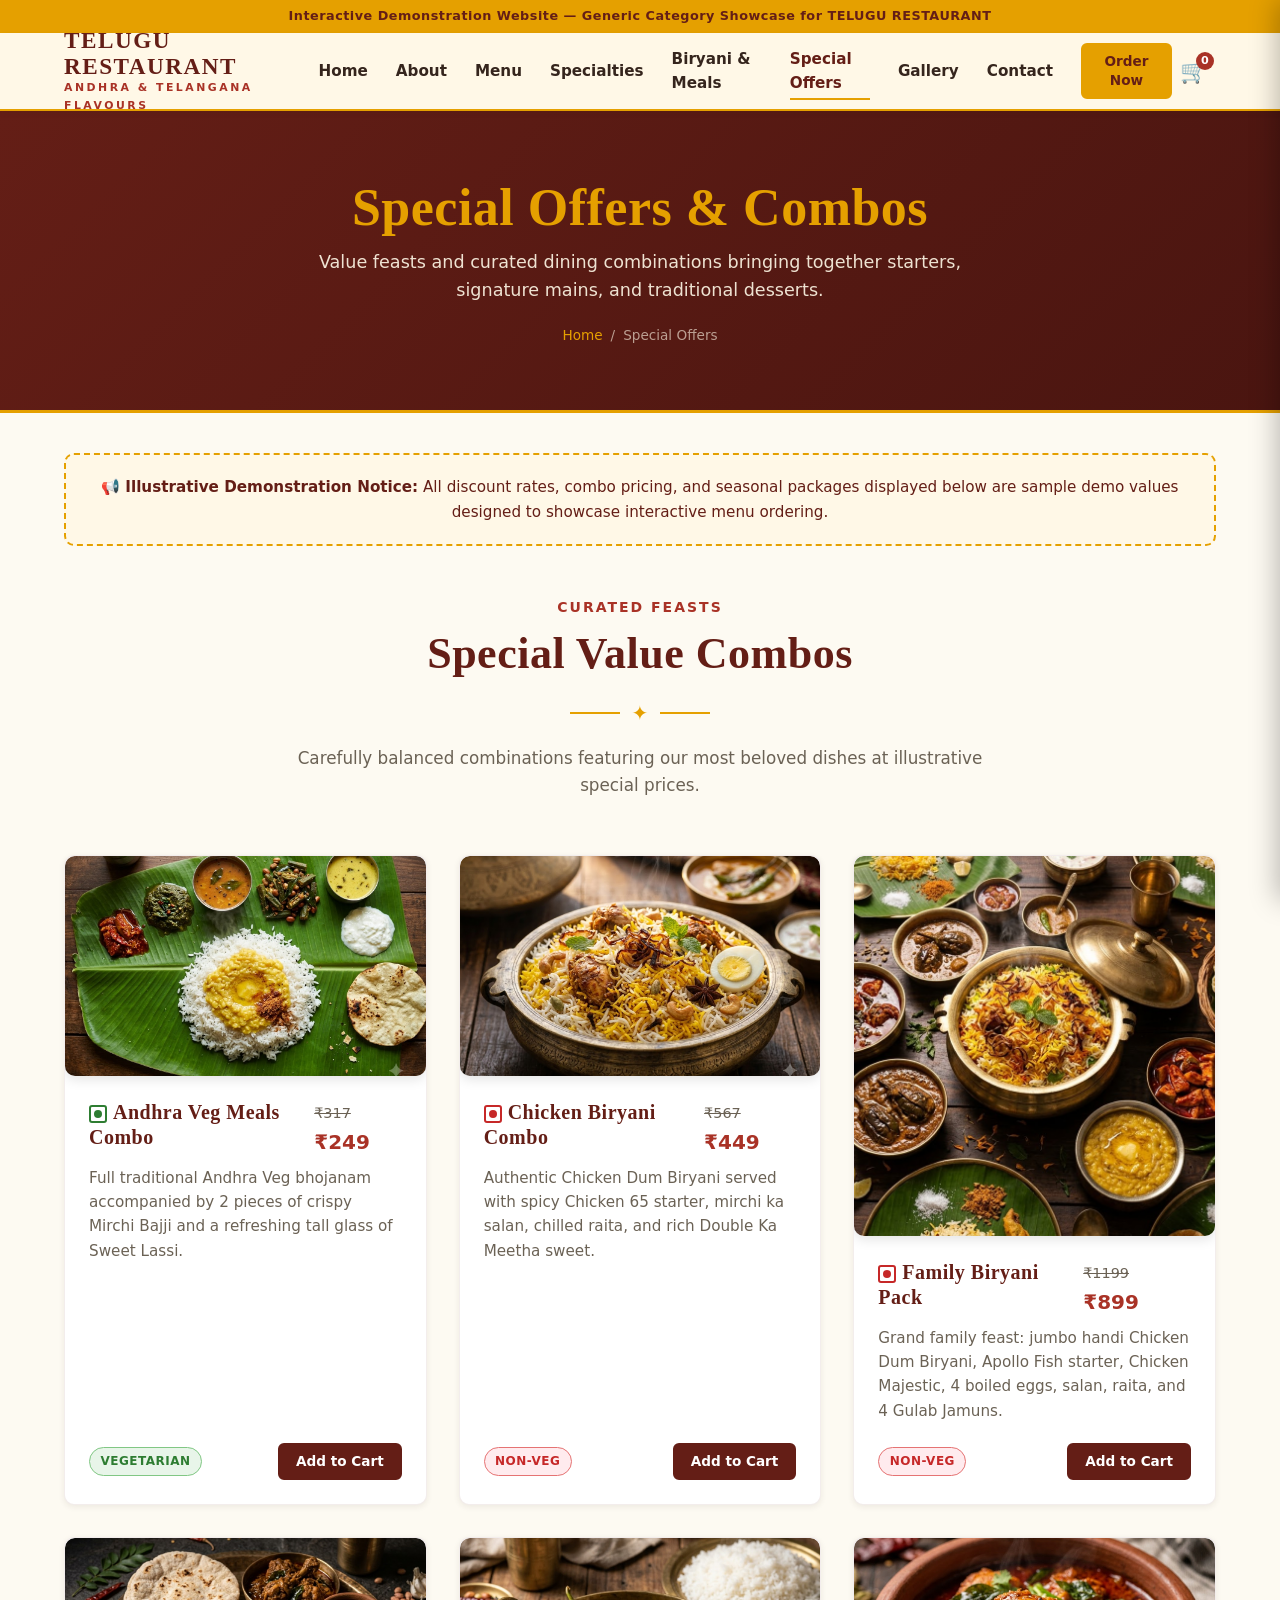
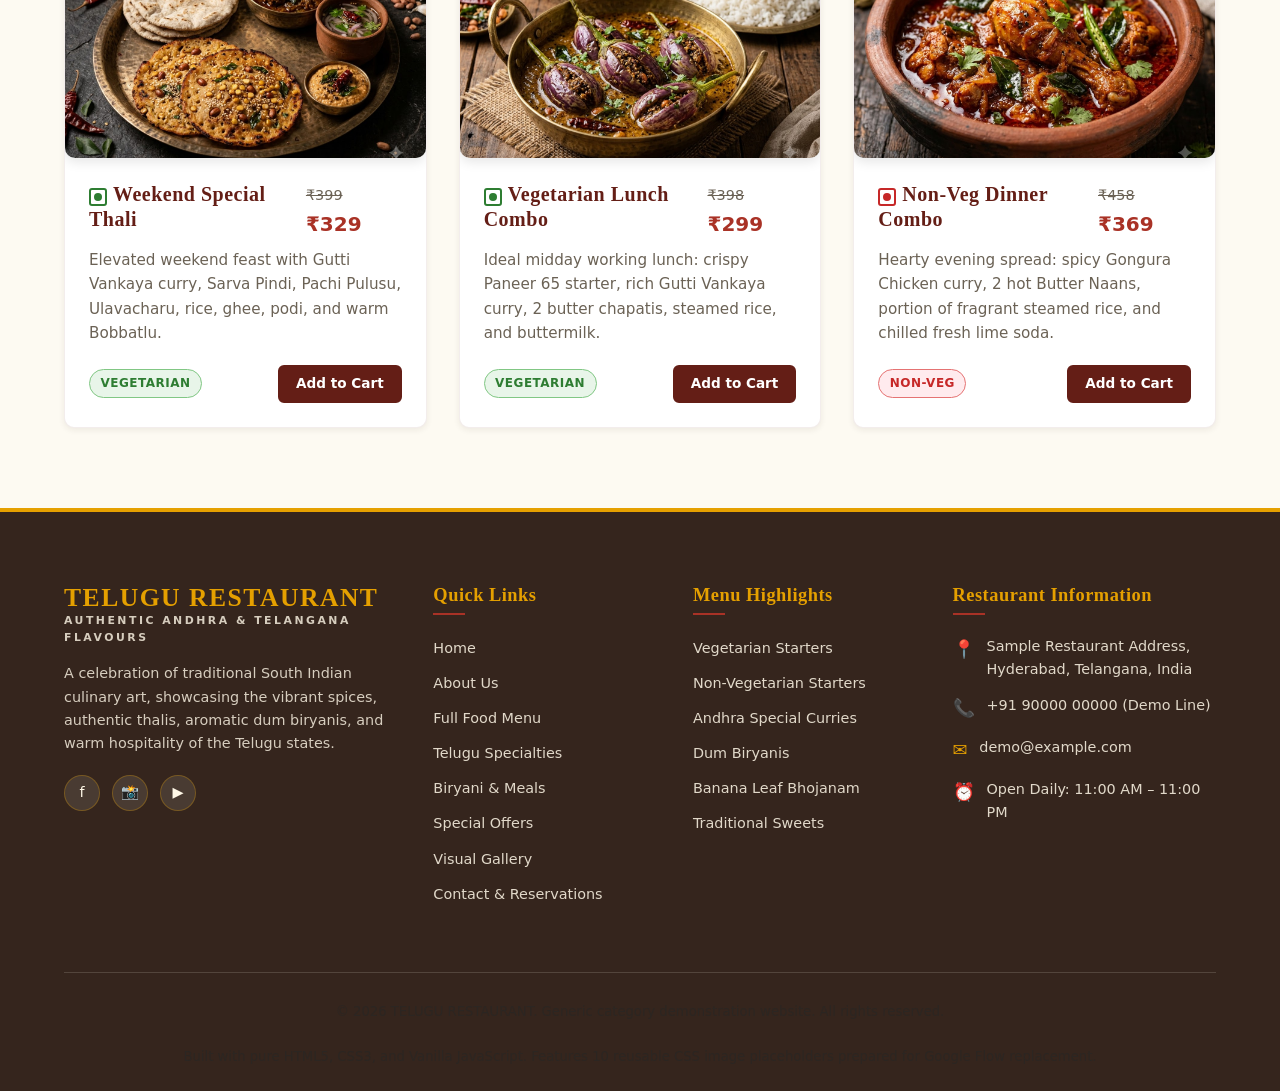
<file: offers.html>
<!DOCTYPE html>
<html lang="en">
<head>
  <meta charset="UTF-8">
  <meta name="viewport" content="width=device-width, initial-scale=1.0">
  <title>Special Offers — TELUGU RESTAURANT | Combos &amp; Family Packs</title>
  <meta name="description" content="Discover attractive meal combos and biryani packs at TELUGU RESTAURANT. Illustrative demo offers for delicious Telugu feasts.">
  <link rel="stylesheet" href="css/style.css">
</head>
<body>

  <!-- Demo Disclaimer Banner -->
  <aside class="demo-disclaimer-banner" aria-label="Demo notice">
    Interactive Demonstration Website — Generic Category Showcase for TELUGU RESTAURANT
  </aside>

  <!-- Site Header -->
  <header class="site-header" role="banner">
    <div class="container header-container">
      <a href="index.html" class="brand-logo" aria-label="TELUGU RESTAURANT Home">
        <span class="logo-text">TELUGU RESTAURANT</span>
        <span class="logo-subtext">Andhra &amp; Telangana Flavours</span>
      </a>

      <!-- Desktop & Mobile Navigation Menu -->
      <nav class="nav-menu" role="navigation" aria-label="Main menu">
        <a href="index.html" class="nav-link">Home</a>
        <a href="about.html" class="nav-link">About</a>
        <a href="menu.html" class="nav-link">Menu</a>
        <a href="specialties.html" class="nav-link">Specialties</a>
        <a href="biryani-meals.html" class="nav-link">Biryani &amp; Meals</a>
        <a href="offers.html" class="nav-link">Special Offers</a>
        <a href="gallery.html" class="nav-link">Gallery</a>
        <a href="contact.html" class="nav-link">Contact</a>
        <a href="menu.html" class="btn btn-secondary btn-sm header-cta-desktop">Order Now</a>
      </nav>

      <!-- Header Action Items: Cart & Hamburger -->
      <div class="header-actions">
        <button class="cart-icon-btn cart-toggle-btn" aria-label="View demo shopping cart" title="Demo Cart">
          🛒
          <span class="cart-badge">0</span>
        </button>
        <button class="hamburger-btn" aria-label="Toggle navigation menu" aria-expanded="false">
          <span class="hamburger-line"></span>
          <span class="hamburger-line"></span>
          <span class="hamburger-line"></span>
        </button>
      </div>
    </div>
  </header>

  <main id="mainContent">

    <!-- PAGE BANNER -->
    <section class="page-banner" aria-labelledby="offersHeading">
      <div class="container">
        <h1 id="offersHeading" class="page-banner-title">Special Offers &amp; Combos</h1>
        <p class="page-banner-desc">
          Value feasts and curated dining combinations bringing together starters, signature mains, and traditional desserts.
        </p>
        <div class="breadcrumbs">
          <a href="index.html">Home</a>
          <span>/</span>
          <span>Special Offers</span>
        </div>
      </div>
    </section>

    <!-- PROMOTIONS NOTICE BANNER -->
    <section class="section" style="padding: 2.5rem 0 1rem;">
      <div class="container">
        <div style="background-color: var(--color-cream); border: 2px dashed var(--color-turmeric); border-radius: var(--radius-md); padding: 1.25rem 2rem; text-align: center;">
          <p style="margin: 0; font-size: 0.95rem; color: var(--color-maroon);">
            📢 <strong>Illustrative Demonstration Notice:</strong> All discount rates, combo pricing, and seasonal packages displayed below are sample demo values designed to showcase interactive menu ordering.
          </p>
        </div>
      </div>
    </section>

    <!-- OFFERS GRID -->
    <section class="section" style="padding-top: 2rem;" aria-labelledby="offersGridHeading">
      <div class="container">
        <div class="section-title-wrap">
          <span class="section-subtitle">Curated Feasts</span>
          <h2 id="offersGridHeading" class="section-title">Special Value Combos</h2>
          <div class="divider"><span class="divider-icon">✦</span></div>
          <p>Carefully balanced combinations featuring our most beloved dishes at illustrative special prices.</p>
        </div>

        <div class="grid-3">
          <!-- Offer 1: Andhra Veg Meals Combo -->
          <article class="card">
            <!-- REUSED CONCEPT 2: Traditional Andhra meals served on banana leaf -->
            <div class="placeholder-img concept-2 placeholder-banana-leaf-meal" role="img" aria-label="Andhra Veg Meals Combo placeholder">
              <span class="placeholder-badge">Placeholder Concept 2</span>
              <div class="placeholder-icon">🍃</div>
              <div class="placeholder-label">Veg Meals Combo</div>
              <div class="placeholder-sublabel">Thali + Mirchi Bajji + Sweet Lassi</div>
            </div>
            <div class="card-body">
              <div class="card-header-flex">
                <h3 class="card-title"><span class="diet-dot veg"></span>Andhra Veg Meals Combo</h3>
                <div>
                  <span style="text-decoration: line-through; font-size: 0.9rem; color: var(--color-gray-600); margin-right: 4px;">₹317</span>
                  <span class="card-price">₹249</span>
                </div>
              </div>
              <p class="card-text">Full traditional Andhra Veg bhojanam accompanied by 2 pieces of crispy Mirchi Bajji and a refreshing tall glass of Sweet Lassi.</p>
              <div class="card-footer">
                <span class="badge badge-veg">Vegetarian</span>
                <button class="btn btn-primary btn-sm add-to-cart-btn" data-id="offer-veg-meals-combo" data-name="Andhra Veg Meals Combo" data-price="249">Add to Cart</button>
              </div>
            </div>
          </article>

          <!-- Offer 2: Chicken Biryani Combo -->
          <article class="card">
            <!-- REUSED CONCEPT 5: Traditional biryani -->
            <div class="placeholder-img concept-5 placeholder-biryani" role="img" aria-label="Chicken Biryani Combo placeholder">
              <span class="placeholder-badge">Placeholder Concept 5</span>
              <div class="placeholder-icon">🥘</div>
              <div class="placeholder-label">Chicken Biryani Combo</div>
              <div class="placeholder-sublabel">Biryani + Chicken 65 + Double Ka Meetha</div>
            </div>
            <div class="card-body">
              <div class="card-header-flex">
                <h3 class="card-title"><span class="diet-dot nonveg"></span>Chicken Biryani Combo</h3>
                <div>
                  <span style="text-decoration: line-through; font-size: 0.9rem; color: var(--color-gray-600); margin-right: 4px;">₹567</span>
                  <span class="card-price">₹449</span>
                </div>
              </div>
              <p class="card-text">Authentic Chicken Dum Biryani served with spicy Chicken 65 starter, mirchi ka salan, chilled raita, and rich Double Ka Meetha sweet.</p>
              <div class="card-footer">
                <span class="badge badge-nonveg">Non-Veg</span>
                <button class="btn btn-primary btn-sm add-to-cart-btn" data-id="offer-biryani-combo" data-name="Chicken Biryani Combo" data-price="449">Add to Cart</button>
              </div>
            </div>
          </article>

          <!-- Offer 3: Family Biryani Pack -->
          <article class="card">
            <!-- REUSED CONCEPT 1: Telugu restaurant hero food arrangement -->
            <div class="placeholder-img concept-1 placeholder-hero-arrangement" role="img" aria-label="Family Biryani Pack placeholder">
              <span class="placeholder-badge">Placeholder Concept 1</span>
              <div class="placeholder-icon">👨‍👩‍👧‍👦</div>
              <div class="placeholder-label">Family Biryani Pack</div>
              <div class="placeholder-sublabel">Serves 4–5 | Rice, Curries &amp; Starters</div>
            </div>
            <div class="card-body">
              <div class="card-header-flex">
                <h3 class="card-title"><span class="diet-dot nonveg"></span>Family Biryani Pack</h3>
                <div>
                  <span style="text-decoration: line-through; font-size: 0.9rem; color: var(--color-gray-600); margin-right: 4px;">₹1199</span>
                  <span class="card-price">₹899</span>
                </div>
              </div>
              <p class="card-text">Grand family feast: jumbo handi Chicken Dum Biryani, Apollo Fish starter, Chicken Majestic, 4 boiled eggs, salan, raita, and 4 Gulab Jamuns.</p>
              <div class="card-footer">
                <span class="badge badge-nonveg">Non-Veg</span>
                <button class="btn btn-primary btn-sm add-to-cart-btn" data-id="offer-family-biryani" data-name="Family Biryani Pack" data-price="899">Add to Cart</button>
              </div>
            </div>
          </article>

          <!-- Offer 4: Weekend Telugu Special Thali -->
          <article class="card">
            <!-- REUSED CONCEPT 3: Authentic Telangana food platter -->
            <div class="placeholder-img concept-3 placeholder-telangana-platter" role="img" aria-label="Weekend Telugu Special Thali placeholder">
              <span class="placeholder-badge">Placeholder Concept 3</span>
              <div class="placeholder-icon">🌟</div>
              <div class="placeholder-label">Weekend Special Thali</div>
              <div class="placeholder-sublabel">Includes Sarva Pindi &amp; Ghee Bobbatlu</div>
            </div>
            <div class="card-body">
              <div class="card-header-flex">
                <h3 class="card-title"><span class="diet-dot veg"></span>Weekend Special Thali</h3>
                <div>
                  <span style="text-decoration: line-through; font-size: 0.9rem; color: var(--color-gray-600); margin-right: 4px;">₹399</span>
                  <span class="card-price">₹329</span>
                </div>
              </div>
              <p class="card-text">Elevated weekend feast with Gutti Vankaya curry, Sarva Pindi, Pachi Pulusu, Ulavacharu, rice, ghee, podi, and warm Bobbatlu.</p>
              <div class="card-footer">
                <span class="badge badge-veg">Vegetarian</span>
                <button class="btn btn-primary btn-sm add-to-cart-btn" data-id="offer-weekend-thali" data-name="Weekend Telugu Special Thali" data-price="329">Add to Cart</button>
              </div>
            </div>
          </article>

          <!-- Offer 5: Vegetarian Lunch Combo -->
          <article class="card">
            <!-- REUSED CONCEPT 6: Vegetarian dishes & curries -->
            <div class="placeholder-img concept-6 placeholder-veg-curries" role="img" aria-label="Vegetarian Lunch Combo placeholder">
              <span class="placeholder-badge">Placeholder Concept 6</span>
              <div class="placeholder-icon">🍱</div>
              <div class="placeholder-label">Veg Lunch Combo</div>
              <div class="placeholder-sublabel">Paneer 65 + Gutti Vankaya + 2 Chapati</div>
            </div>
            <div class="card-body">
              <div class="card-header-flex">
                <h3 class="card-title"><span class="diet-dot veg"></span>Vegetarian Lunch Combo</h3>
                <div>
                  <span style="text-decoration: line-through; font-size: 0.9rem; color: var(--color-gray-600); margin-right: 4px;">₹398</span>
                  <span class="card-price">₹299</span>
                </div>
              </div>
              <p class="card-text">Ideal midday working lunch: crispy Paneer 65 starter, rich Gutti Vankaya curry, 2 butter chapatis, steamed rice, and buttermilk.</p>
              <div class="card-footer">
                <span class="badge badge-veg">Vegetarian</span>
                <button class="btn btn-primary btn-sm add-to-cart-btn" data-id="offer-veg-lunch-combo" data-name="Vegetarian Lunch Combo" data-price="299">Add to Cart</button>
              </div>
            </div>
          </article>

          <!-- Offer 6: Non-Vegetarian Dinner Combo -->
          <article class="card">
            <!-- REUSED CONCEPT 4: Andhra chicken curry or spicy chicken dish -->
            <div class="placeholder-img concept-4 placeholder-andhra-chicken" role="img" aria-label="Non-Vegetarian Dinner Combo placeholder">
              <span class="placeholder-badge">Placeholder Concept 4</span>
              <div class="placeholder-icon">🌙</div>
              <div class="placeholder-label">Non-Veg Dinner Combo</div>
              <div class="placeholder-sublabel">Gongura Chicken + Butter Naan + Rice</div>
            </div>
            <div class="card-body">
              <div class="card-header-flex">
                <h3 class="card-title"><span class="diet-dot nonveg"></span>Non-Veg Dinner Combo</h3>
                <div>
                  <span style="text-decoration: line-through; font-size: 0.9rem; color: var(--color-gray-600); margin-right: 4px;">₹458</span>
                  <span class="card-price">₹369</span>
                </div>
              </div>
              <p class="card-text">Hearty evening spread: spicy Gongura Chicken curry, 2 hot Butter Naans, portion of fragrant steamed rice, and chilled fresh lime soda.</p>
              <div class="card-footer">
                <span class="badge badge-nonveg">Non-Veg</span>
                <button class="btn btn-primary btn-sm add-to-cart-btn" data-id="offer-nonveg-dinner-combo" data-name="Non-Vegetarian Dinner Combo" data-price="369">Add to Cart</button>
              </div>
            </div>
          </article>
        </div>
      </div>
    </section>

  </main>

  <!-- CART SIDEBAR MODAL -->
  <div class="cart-overlay" id="cartOverlay"></div>
  <aside class="cart-sidebar" id="cartSidebar" aria-labelledby="cartSidebarTitle" role="dialog" aria-modal="true">
    <div class="cart-header">
      <h3 id="cartSidebarTitle">Your Telugu Feast (Demo)</h3>
      <button class="cart-close-btn" id="cartCloseBtn" aria-label="Close cart">&times;</button>
    </div>
    <div class="cart-items-wrap" id="cartItemsContainer"></div>
    <div class="cart-footer">
      <div class="cart-summary-line"><span>Subtotal:</span><span id="cartSubtotal">₹0</span></div>
      <div class="cart-summary-line"><span>Estimated GST (5% Demo):</span><span id="cartTax">₹0</span></div>
      <div class="cart-summary-total"><span>Total Bill:</span><span id="cartTotal">₹0</span></div>
      <button class="btn btn-primary btn-block" id="checkoutBtn" style="margin-top: 1rem;" disabled>Proceed to Demo Checkout</button>
      <div class="demo-note">* Demonstration only. No real payment or orders processed.</div>
    </div>
  </aside>

  <!-- DEMO CONFIRMATION / PREVIEW MODAL -->
  <div class="modal-overlay" id="demoModal" role="dialog" aria-modal="true">
    <div class="modal-card">
      <button class="modal-close-btn" id="demoModalClose" aria-label="Close modal">&times;</button>
      <div class="modal-body">
        <h3 id="demoModalTitle" style="color: var(--color-maroon); margin-bottom: 1rem;">Modal Title</h3>
        <div id="demoModalContent">Modal Content</div>
      </div>
    </div>
  </div>

  <!-- BACK TO TOP BUTTON -->
  <button class="back-to-top" id="backToTopBtn" aria-label="Back to top">↑</button>

  <!-- SITE FOOTER -->
  <footer class="site-footer" role="contentinfo">
    <div class="container">
      <div class="footer-grid">
        <div class="footer-brand">
          <div class="logo-text">TELUGU RESTAURANT</div>
          <div class="logo-subtext">Authentic Andhra &amp; Telangana Flavours</div>
          <p class="footer-desc">
            A celebration of traditional South Indian culinary art, showcasing the vibrant spices, authentic thalis, aromatic dum biryanis, and warm hospitality of the Telugu states.
          </p>
          <div class="social-links" aria-label="Social media links">
            <span class="social-pill" title="Facebook">f</span>
            <span class="social-pill" title="Instagram">📸</span>
            <span class="social-pill" title="YouTube">▶</span>
          </div>
        </div>

        <div>
          <h4 class="footer-heading">Quick Links</h4>
          <ul class="footer-links">
            <li><a href="index.html">Home</a></li>
            <li><a href="about.html">About Us</a></li>
            <li><a href="menu.html">Full Food Menu</a></li>
            <li><a href="specialties.html">Telugu Specialties</a></li>
            <li><a href="biryani-meals.html">Biryani &amp; Meals</a></li>
            <li><a href="offers.html">Special Offers</a></li>
            <li><a href="gallery.html">Visual Gallery</a></li>
            <li><a href="contact.html">Contact &amp; Reservations</a></li>
          </ul>
        </div>

        <div>
          <h4 class="footer-heading">Menu Highlights</h4>
          <ul class="footer-links">
            <li><a href="menu.html">Vegetarian Starters</a></li>
            <li><a href="menu.html">Non-Vegetarian Starters</a></li>
            <li><a href="menu.html">Andhra Special Curries</a></li>
            <li><a href="menu.html">Dum Biryanis</a></li>
            <li><a href="menu.html">Banana Leaf Bhojanam</a></li>
            <li><a href="menu.html">Traditional Sweets</a></li>
          </ul>
        </div>

        <div>
          <h4 class="footer-heading">Restaurant Information</h4>
          <div class="footer-contact-item"><span class="icon">📍</span><span>Sample Restaurant Address, Hyderabad, Telangana, India</span></div>
          <div class="footer-contact-item"><span class="icon">📞</span><span>+91 90000 00000 (Demo Line)</span></div>
          <div class="footer-contact-item"><span class="icon">✉️</span><span>demo@example.com</span></div>
          <div class="footer-contact-item"><span class="icon">⏰</span><span>Open Daily: 11:00 AM – 11:00 PM</span></div>
        </div>
      </div>

      <div class="footer-bottom">
        <p>&copy; 2026 TELUGU RESTAURANT. Generic category demonstration website. All rights reserved.</p>
        <p>Built with pure HTML5, CSS3, and Vanilla JavaScript. Features 10 reusable CSS image placeholders prepared for Google Flow replacement.</p>
      </div>
    </div>
  </footer>

  <script src="js/script.js"></script>
</body>
</html>
</file>
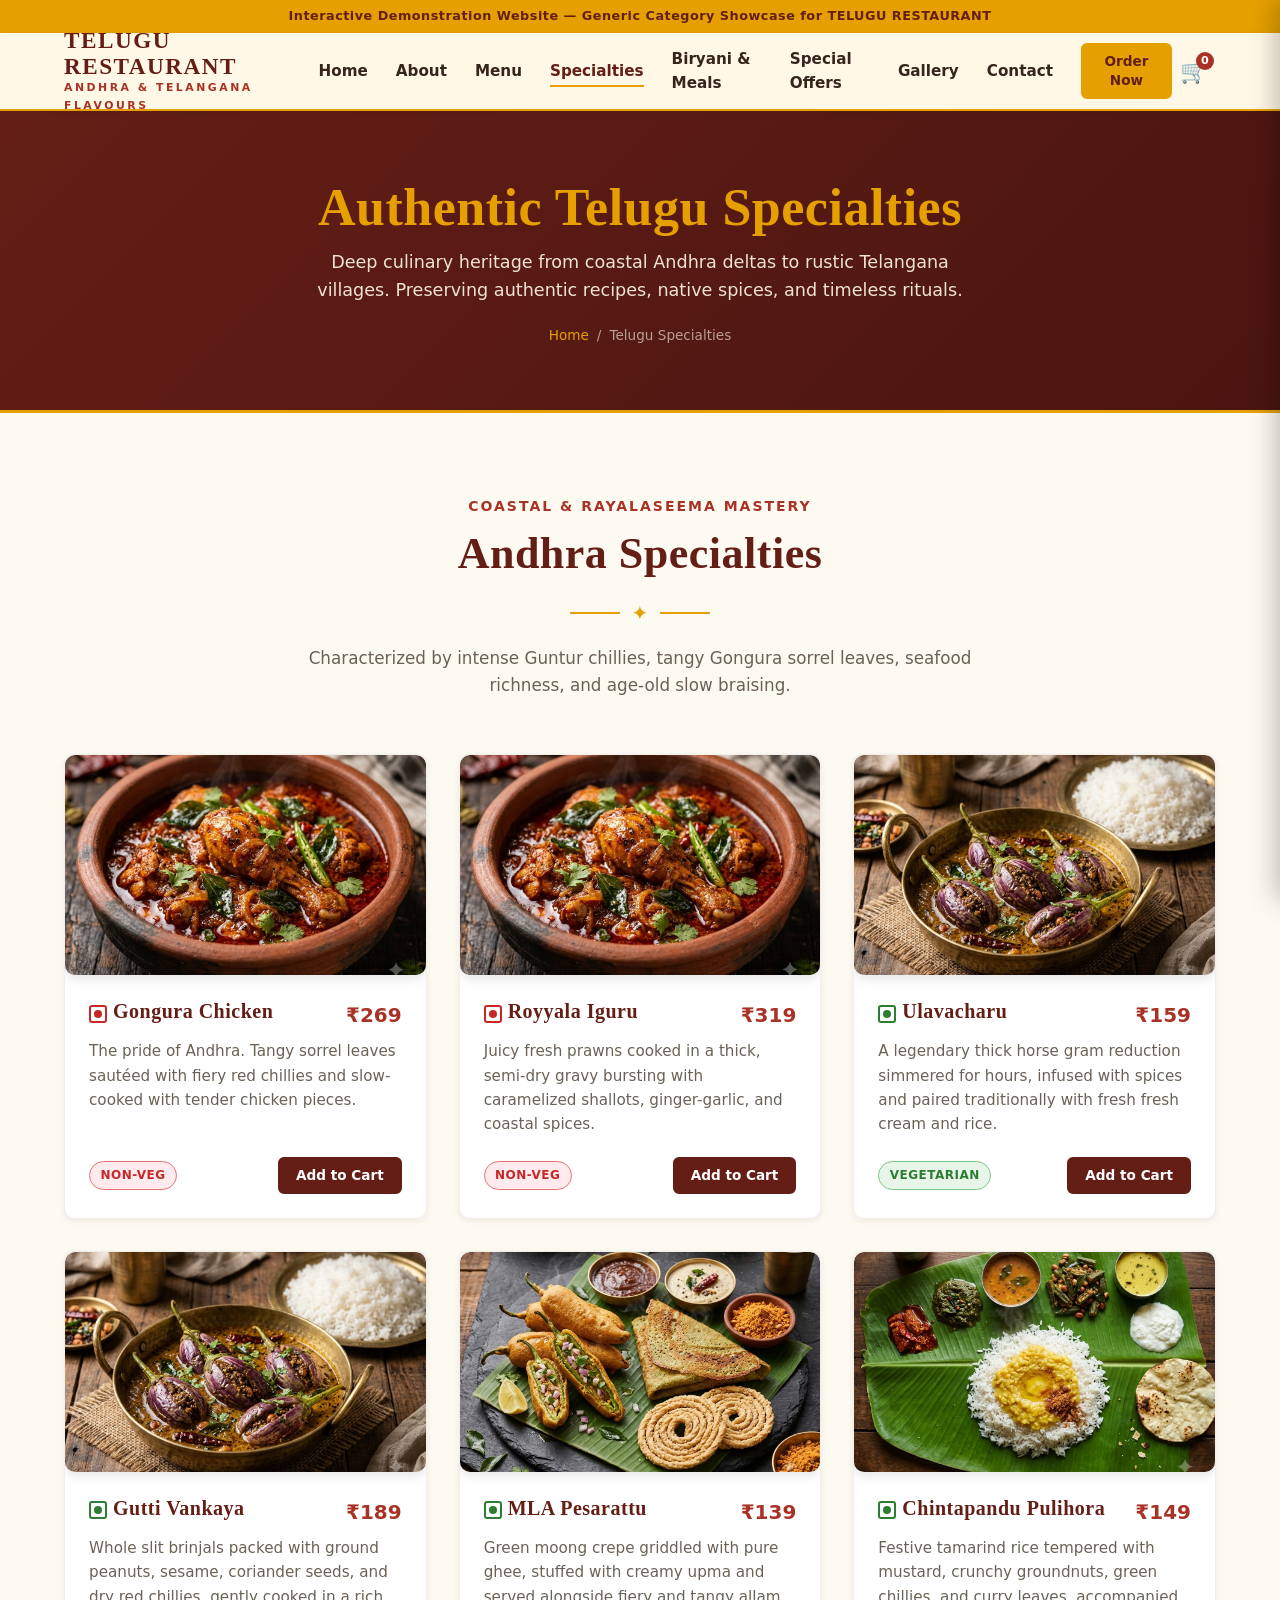
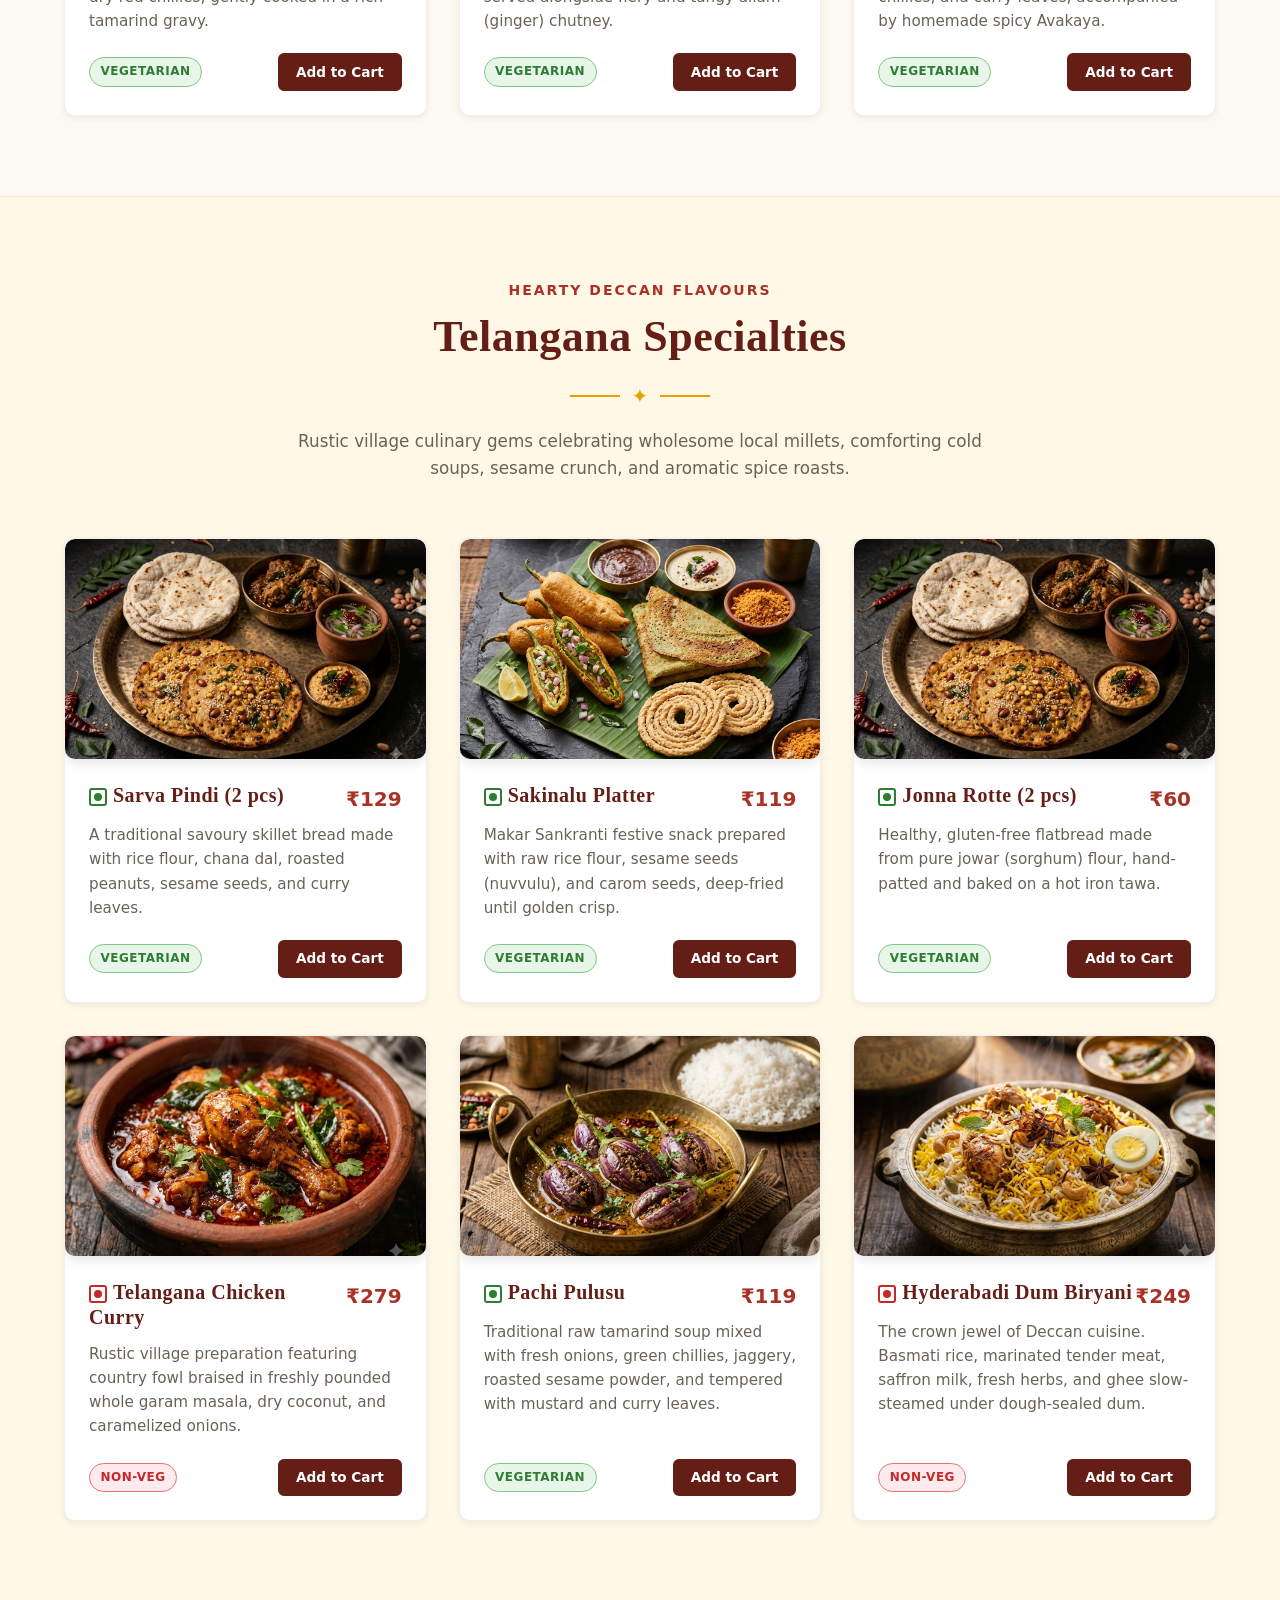
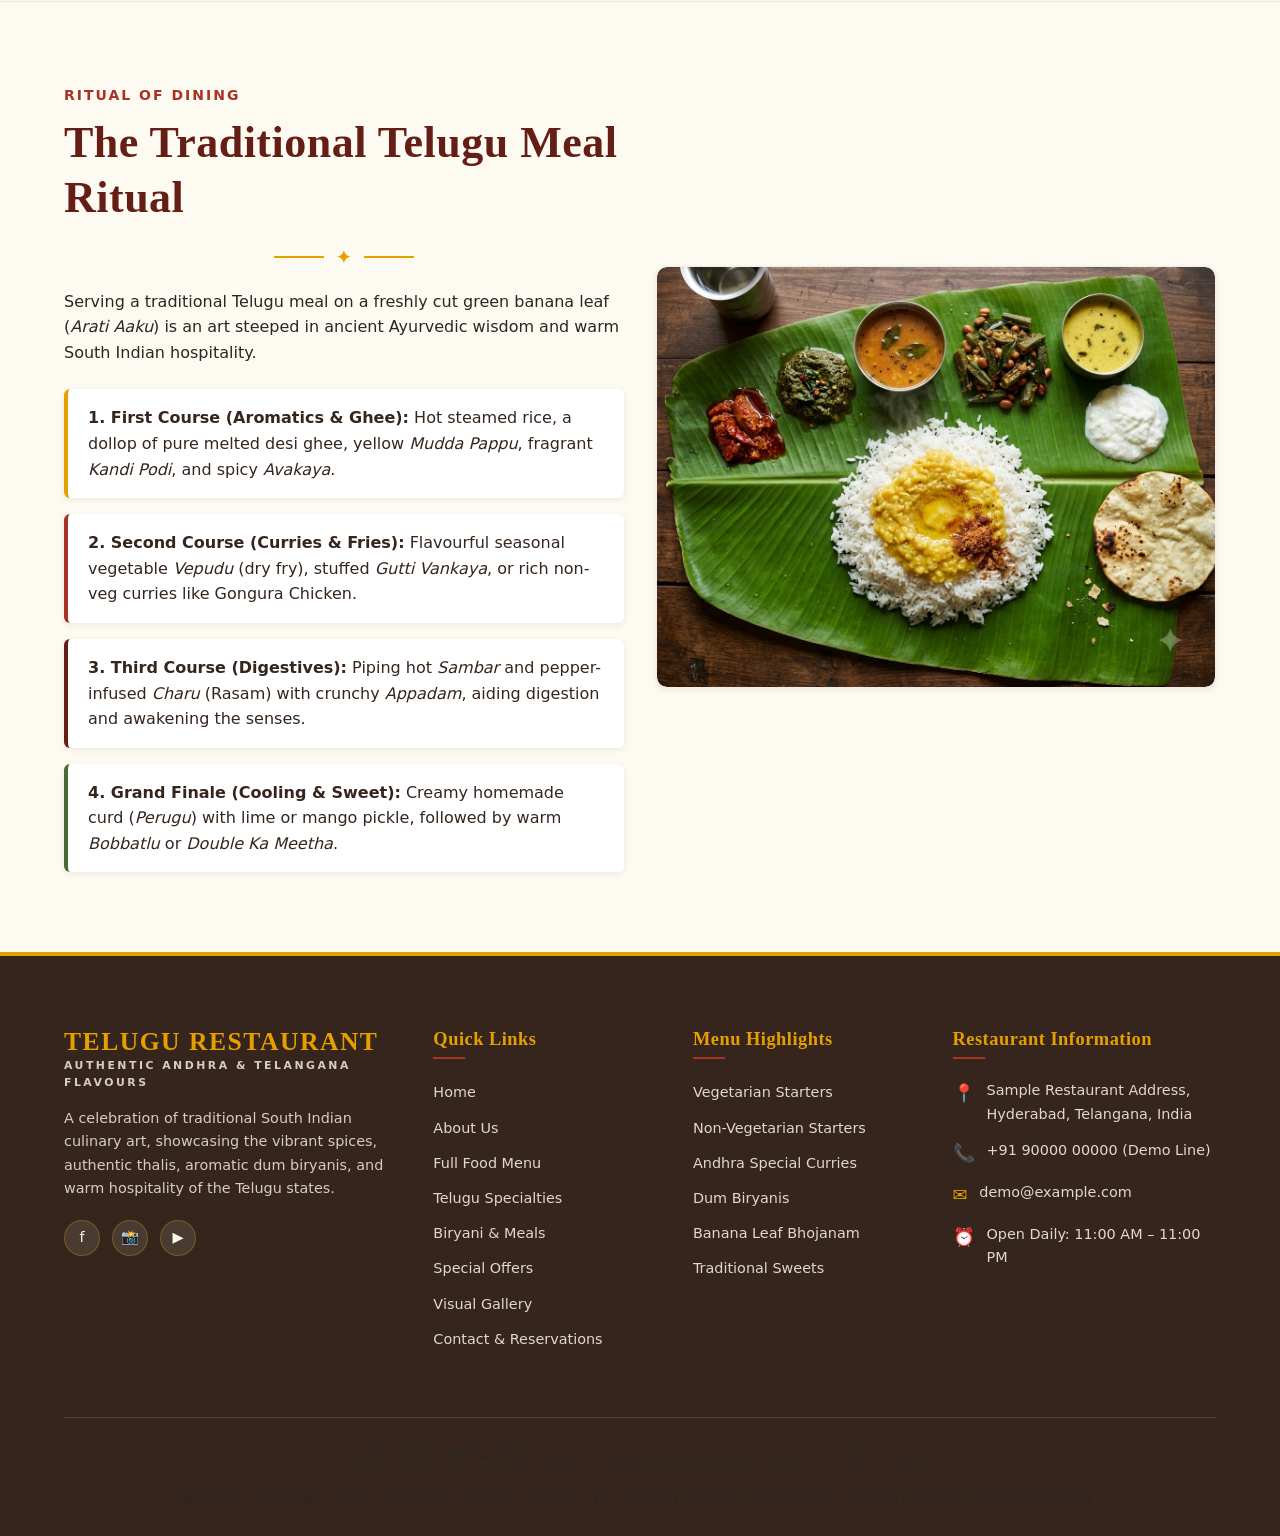
<file: specialties.html>
<!DOCTYPE html>
<html lang="en">
<head>
  <meta charset="UTF-8">
  <meta name="viewport" content="width=device-width, initial-scale=1.0">
  <title>Telugu Specialties — TELUGU RESTAURANT | Regional Andhra &amp; Telangana Delicacies</title>
  <meta name="description" content="Explore traditional Telugu specialties: Gongura Chicken, Royyala Iguru, Ulavacharu, Sarva Pindi, Pachi Pulusu, and authentic banana-leaf bhojanam.">
  <link rel="stylesheet" href="css/style.css">
</head>
<body>

  <!-- Demo Disclaimer Banner -->
  <aside class="demo-disclaimer-banner" aria-label="Demo notice">
    Interactive Demonstration Website — Generic Category Showcase for TELUGU RESTAURANT
  </aside>

  <!-- Site Header -->
  <header class="site-header" role="banner">
    <div class="container header-container">
      <a href="index.html" class="brand-logo" aria-label="TELUGU RESTAURANT Home">
        <span class="logo-text">TELUGU RESTAURANT</span>
        <span class="logo-subtext">Andhra &amp; Telangana Flavours</span>
      </a>

      <!-- Desktop & Mobile Navigation Menu -->
      <nav class="nav-menu" role="navigation" aria-label="Main menu">
        <a href="index.html" class="nav-link">Home</a>
        <a href="about.html" class="nav-link">About</a>
        <a href="menu.html" class="nav-link">Menu</a>
        <a href="specialties.html" class="nav-link">Specialties</a>
        <a href="biryani-meals.html" class="nav-link">Biryani &amp; Meals</a>
        <a href="offers.html" class="nav-link">Special Offers</a>
        <a href="gallery.html" class="nav-link">Gallery</a>
        <a href="contact.html" class="nav-link">Contact</a>
        <a href="menu.html" class="btn btn-secondary btn-sm header-cta-desktop">Order Now</a>
      </nav>

      <!-- Header Action Items: Cart & Hamburger -->
      <div class="header-actions">
        <button class="cart-icon-btn cart-toggle-btn" aria-label="View demo shopping cart" title="Demo Cart">
          🛒
          <span class="cart-badge">0</span>
        </button>
        <button class="hamburger-btn" aria-label="Toggle navigation menu" aria-expanded="false">
          <span class="hamburger-line"></span>
          <span class="hamburger-line"></span>
          <span class="hamburger-line"></span>
        </button>
      </div>
    </div>
  </header>

  <main id="mainContent">

    <!-- PAGE BANNER -->
    <section class="page-banner" aria-labelledby="specialtiesHeading">
      <div class="container">
        <h1 id="specialtiesHeading" class="page-banner-title">Authentic Telugu Specialties</h1>
        <p class="page-banner-desc">
          Deep culinary heritage from coastal Andhra deltas to rustic Telangana villages. Preserving authentic recipes, native spices, and timeless rituals.
        </p>
        <div class="breadcrumbs">
          <a href="index.html">Home</a>
          <span>/</span>
          <span>Telugu Specialties</span>
        </div>
      </div>
    </section>

    <!-- SECTION 1: ANDHRA SPECIALTIES -->
    <section class="section" aria-labelledby="andhraSpecialtiesHeading">
      <div class="container">
        <div class="section-title-wrap">
          <span class="section-subtitle">Coastal &amp; Rayalaseema Mastery</span>
          <h2 id="andhraSpecialtiesHeading" class="section-title">Andhra Specialties</h2>
          <div class="divider"><span class="divider-icon">✦</span></div>
          <p>Characterized by intense Guntur chillies, tangy Gongura sorrel leaves, seafood richness, and age-old slow braising.</p>
        </div>

        <div class="grid-3">
          <!-- Item 1: Gongura Chicken -->
          <article class="card">
            <!-- REUSED CONCEPT 4: Andhra chicken curry or spicy chicken dish -->
            <div class="placeholder-img concept-4 placeholder-andhra-chicken" role="img" aria-label="Gongura Chicken placeholder">
              <span class="placeholder-badge">Placeholder Concept 4</span>
              <div class="placeholder-icon">🍗</div>
              <div class="placeholder-label">Gongura Chicken</div>
              <div class="placeholder-sublabel">Tangy red sorrel paste &amp; succulent chicken</div>
            </div>
            <div class="card-body">
              <div class="card-header-flex">
                <h3 class="card-title"><span class="diet-dot nonveg"></span>Gongura Chicken</h3>
                <span class="card-price">₹269</span>
              </div>
              <p class="card-text">The pride of Andhra. Tangy sorrel leaves sautéed with fiery red chillies and slow-cooked with tender chicken pieces.</p>
              <div class="card-footer">
                <span class="badge badge-nonveg">Non-Veg</span>
                <button class="btn btn-primary btn-sm add-to-cart-btn" data-id="spec-gongura-chicken" data-name="Gongura Chicken" data-price="269">Add to Cart</button>
              </div>
            </div>
          </article>

          <!-- Item 2: Royyala Iguru -->
          <article class="card">
            <!-- REUSED CONCEPT 4: Andhra spicy dish -->
            <div class="placeholder-img concept-4 placeholder-andhra-chicken" role="img" aria-label="Royyala Iguru placeholder">
              <span class="placeholder-badge">Placeholder Concept 4</span>
              <div class="placeholder-icon">🦐</div>
              <div class="placeholder-label">Royyala Iguru</div>
              <div class="placeholder-sublabel">Spicy Andhra semi-dry prawn roast</div>
            </div>
            <div class="card-body">
              <div class="card-header-flex">
                <h3 class="card-title"><span class="diet-dot nonveg"></span>Royyala Iguru</h3>
                <span class="card-price">₹319</span>
              </div>
              <p class="card-text">Juicy fresh prawns cooked in a thick, semi-dry gravy bursting with caramelized shallots, ginger-garlic, and coastal spices.</p>
              <div class="card-footer">
                <span class="badge badge-nonveg">Non-Veg</span>
                <button class="btn btn-primary btn-sm add-to-cart-btn" data-id="spec-royyala-iguru" data-name="Royyala Iguru" data-price="319">Add to Cart</button>
              </div>
            </div>
          </article>

          <!-- Item 3: Ulavacharu -->
          <article class="card">
            <!-- REUSED CONCEPT 6: Vegetarian dishes & curries -->
            <div class="placeholder-img concept-6 placeholder-veg-curries" role="img" aria-label="Ulavacharu placeholder">
              <span class="placeholder-badge">Placeholder Concept 6</span>
              <div class="placeholder-icon">🥣</div>
              <div class="placeholder-label">Ulavacharu</div>
              <div class="placeholder-sublabel">Traditional horse gram slow-reduced soup</div>
            </div>
            <div class="card-body">
              <div class="card-header-flex">
                <h3 class="card-title"><span class="diet-dot veg"></span>Ulavacharu</h3>
                <span class="card-price">₹159</span>
              </div>
              <p class="card-text">A legendary thick horse gram reduction simmered for hours, infused with spices and paired traditionally with fresh fresh cream and rice.</p>
              <div class="card-footer">
                <span class="badge badge-veg">Vegetarian</span>
                <button class="btn btn-primary btn-sm add-to-cart-btn" data-id="spec-ulavacharu" data-name="Ulavacharu" data-price="159">Add to Cart</button>
              </div>
            </div>
          </article>

          <!-- Item 4: Gutti Vankaya -->
          <article class="card">
            <!-- REUSED CONCEPT 6: Vegetarian dishes & curries -->
            <div class="placeholder-img concept-6 placeholder-veg-curries" role="img" aria-label="Gutti Vankaya placeholder">
              <span class="placeholder-badge">Placeholder Concept 6</span>
              <div class="placeholder-icon">🍆</div>
              <div class="placeholder-label">Gutti Vankaya</div>
              <div class="placeholder-sublabel">Stuffed baby eggplants in nutty sesame paste</div>
            </div>
            <div class="card-body">
              <div class="card-header-flex">
                <h3 class="card-title"><span class="diet-dot veg"></span>Gutti Vankaya</h3>
                <span class="card-price">₹189</span>
              </div>
              <p class="card-text">Whole slit brinjals packed with ground peanuts, sesame, coriander seeds, and dry red chillies, gently cooked in a rich tamarind gravy.</p>
              <div class="card-footer">
                <span class="badge badge-veg">Vegetarian</span>
                <button class="btn btn-primary btn-sm add-to-cart-btn" data-id="spec-gutti-vankaya" data-name="Gutti Vankaya" data-price="189">Add to Cart</button>
              </div>
            </div>
          </article>

          <!-- Item 5: Pesarattu -->
          <article class="card">
            <!-- REUSED CONCEPT 7: Telugu snacks & starters -->
            <div class="placeholder-img concept-7 placeholder-telugu-snacks" role="img" aria-label="Pesarattu placeholder">
              <span class="placeholder-badge">Placeholder Concept 7</span>
              <div class="placeholder-icon">🥞</div>
              <div class="placeholder-label">Andhra Pesarattu</div>
              <div class="placeholder-sublabel">Crisp moong dal crepe with allam pachadi</div>
            </div>
            <div class="card-body">
              <div class="card-header-flex">
                <h3 class="card-title"><span class="diet-dot veg"></span>MLA Pesarattu</h3>
                <span class="card-price">₹139</span>
              </div>
              <p class="card-text">Green moong crepe griddled with pure ghee, stuffed with creamy upma and served alongside fiery and tangy allam (ginger) chutney.</p>
              <div class="card-footer">
                <span class="badge badge-veg">Vegetarian</span>
                <button class="btn btn-primary btn-sm add-to-cart-btn" data-id="spec-pesarattu" data-name="MLA Pesarattu" data-price="139">Add to Cart</button>
              </div>
            </div>
          </article>

          <!-- Item 6: Andhra Pulihora & Avakaya -->
          <article class="card">
            <!-- REUSED CONCEPT 2: Traditional Andhra meals served on banana leaf -->
            <div class="placeholder-img concept-2 placeholder-banana-leaf-meal" role="img" aria-label="Andhra Pulihora placeholder">
              <span class="placeholder-badge">Placeholder Concept 2</span>
              <div class="placeholder-icon">🍋</div>
              <div class="placeholder-label">Andhra Pulihora &amp; Avakaya</div>
              <div class="placeholder-sublabel">Tangy tamarind rice &amp; iconic mango pickle</div>
            </div>
            <div class="card-body">
              <div class="card-header-flex">
                <h3 class="card-title"><span class="diet-dot veg"></span>Chintapandu Pulihora</h3>
                <span class="card-price">₹149</span>
              </div>
              <p class="card-text">Festive tamarind rice tempered with mustard, crunchy groundnuts, green chillies, and curry leaves, accompanied by homemade spicy Avakaya.</p>
              <div class="card-footer">
                <span class="badge badge-veg">Vegetarian</span>
                <button class="btn btn-primary btn-sm add-to-cart-btn" data-id="spec-pulihora" data-name="Chintapandu Pulihora" data-price="149">Add to Cart</button>
              </div>
            </div>
          </article>
        </div>
      </div>
    </section>

    <!-- SECTION 2: TELANGANA SPECIALTIES -->
    <section class="section section-alt" aria-labelledby="telanganaSpecialtiesHeading">
      <div class="container">
        <div class="section-title-wrap">
          <span class="section-subtitle">Hearty Deccan Flavours</span>
          <h2 id="telanganaSpecialtiesHeading" class="section-title">Telangana Specialties</h2>
          <div class="divider"><span class="divider-icon">✦</span></div>
          <p>Rustic village culinary gems celebrating wholesome local millets, comforting cold soups, sesame crunch, and aromatic spice roasts.</p>
        </div>

        <div class="grid-3">
          <!-- Item 1: Sarva Pindi -->
          <article class="card">
            <!-- REUSED CONCEPT 3: Authentic Telangana food platter -->
            <div class="placeholder-img concept-3 placeholder-telangana-platter" role="img" aria-label="Sarva Pindi placeholder">
              <span class="placeholder-badge">Placeholder Concept 3</span>
              <div class="placeholder-icon">🫓</div>
              <div class="placeholder-label">Sarva Pindi</div>
              <div class="placeholder-sublabel">Crispy spiced rice flour circular pancake</div>
            </div>
            <div class="card-body">
              <div class="card-header-flex">
                <h3 class="card-title"><span class="diet-dot veg"></span>Sarva Pindi (2 pcs)</h3>
                <span class="card-price">₹129</span>
              </div>
              <p class="card-text">A traditional savoury skillet bread made with rice flour, chana dal, roasted peanuts, sesame seeds, and curry leaves.</p>
              <div class="card-footer">
                <span class="badge badge-veg">Vegetarian</span>
                <button class="btn btn-primary btn-sm add-to-cart-btn" data-id="spec-sarva-pindi" data-name="Sarva Pindi" data-price="129">Add to Cart</button>
              </div>
            </div>
          </article>

          <!-- Item 2: Sakinalu -->
          <article class="card">
            <!-- REUSED CONCEPT 7: Telugu snacks and starters -->
            <div class="placeholder-img concept-7 placeholder-telugu-snacks" role="img" aria-label="Sakinalu placeholder">
              <span class="placeholder-badge">Placeholder Concept 7</span>
              <div class="placeholder-icon">🥨</div>
              <div class="placeholder-label">Telangana Sakinalu</div>
              <div class="placeholder-sublabel">Concentric crunchy sesame spiral crisps</div>
            </div>
            <div class="card-body">
              <div class="card-header-flex">
                <h3 class="card-title"><span class="diet-dot veg"></span>Sakinalu Platter</h3>
                <span class="card-price">₹119</span>
              </div>
              <p class="card-text">Makar Sankranti festive snack prepared with raw rice flour, sesame seeds (nuvvulu), and carom seeds, deep-fried until golden crisp.</p>
              <div class="card-footer">
                <span class="badge badge-veg">Vegetarian</span>
                <button class="btn btn-primary btn-sm add-to-cart-btn" data-id="spec-sakinalu" data-name="Sakinalu Platter" data-price="119">Add to Cart</button>
              </div>
            </div>
          </article>

          <!-- Item 3: Jonna Rotte -->
          <article class="card">
            <!-- REUSED CONCEPT 3: Authentic Telangana food platter -->
            <div class="placeholder-img concept-3 placeholder-telangana-platter" role="img" aria-label="Jonna Rotte placeholder">
              <span class="placeholder-badge">Placeholder Concept 3</span>
              <div class="placeholder-icon">🌾</div>
              <div class="placeholder-label">Jonna Rotte</div>
              <div class="placeholder-sublabel">Nutritious hand-patted sorghum flatbread</div>
            </div>
            <div class="card-body">
              <div class="card-header-flex">
                <h3 class="card-title"><span class="diet-dot veg"></span>Jonna Rotte (2 pcs)</h3>
                <span class="card-price">₹60</span>
              </div>
              <p class="card-text">Healthy, gluten-free flatbread made from pure jowar (sorghum) flour, hand-patted and baked on a hot iron tawa.</p>
              <div class="card-footer">
                <span class="badge badge-veg">Vegetarian</span>
                <button class="btn btn-primary btn-sm add-to-cart-btn" data-id="spec-jonna-rotte" data-name="Jonna Rotte" data-price="60">Add to Cart</button>
              </div>
            </div>
          </article>

          <!-- Item 4: Telangana Chicken Curry -->
          <article class="card">
            <!-- REUSED CONCEPT 4: Andhra chicken curry or spicy chicken dish -->
            <div class="placeholder-img concept-4 placeholder-andhra-chicken" role="img" aria-label="Telangana chicken curry placeholder">
              <span class="placeholder-badge">Placeholder Concept 4</span>
              <div class="placeholder-icon">🍲</div>
              <div class="placeholder-label">Telangana Kodi Kura</div>
              <div class="placeholder-sublabel">Country-style chicken with roasted coriander &amp; pepper</div>
            </div>
            <div class="card-body">
              <div class="card-header-flex">
                <h3 class="card-title"><span class="diet-dot nonveg"></span>Telangana Chicken Curry</h3>
                <span class="card-price">₹279</span>
              </div>
              <p class="card-text">Rustic village preparation featuring country fowl braised in freshly pounded whole garam masala, dry coconut, and caramelized onions.</p>
              <div class="card-footer">
                <span class="badge badge-nonveg">Non-Veg</span>
                <button class="btn btn-primary btn-sm add-to-cart-btn" data-id="spec-telangana-chicken" data-name="Telangana Chicken Curry" data-price="279">Add to Cart</button>
              </div>
            </div>
          </article>

          <!-- Item 5: Pachi Pulusu -->
          <article class="card">
            <!-- REUSED CONCEPT 6: Vegetarian dishes & curries -->
            <div class="placeholder-img concept-6 placeholder-veg-curries" role="img" aria-label="Pachi Pulusu placeholder">
              <span class="placeholder-badge">Placeholder Concept 6</span>
              <div class="placeholder-icon">🥣</div>
              <div class="placeholder-label">Pachi Pulusu</div>
              <div class="placeholder-sublabel">Uncooked roasted tamarind &amp; shallot soup</div>
            </div>
            <div class="card-body">
              <div class="card-header-flex">
                <h3 class="card-title"><span class="diet-dot veg"></span>Pachi Pulusu</h3>
                <span class="card-price">₹119</span>
              </div>
              <p class="card-text">Traditional raw tamarind soup mixed with fresh onions, green chillies, jaggery, roasted sesame powder, and tempered with mustard and curry leaves.</p>
              <div class="card-footer">
                <span class="badge badge-veg">Vegetarian</span>
                <button class="btn btn-primary btn-sm add-to-cart-btn" data-id="spec-pachi-pulusu" data-name="Pachi Pulusu" data-price="119">Add to Cart</button>
              </div>
            </div>
          </article>

          <!-- Item 6: Hyderabadi Dum Biryani -->
          <article class="card">
            <!-- REUSED CONCEPT 5: Traditional biryani -->
            <div class="placeholder-img concept-5 placeholder-biryani" role="img" aria-label="Hyderabadi Dum Biryani placeholder">
              <span class="placeholder-badge">Placeholder Concept 5</span>
              <div class="placeholder-icon">🥘</div>
              <div class="placeholder-label">Hyderabadi Dum Biryani</div>
              <div class="placeholder-sublabel">World-renowned saffron &amp; meat masterwork</div>
            </div>
            <div class="card-body">
              <div class="card-header-flex">
                <h3 class="card-title"><span class="diet-dot nonveg"></span>Hyderabadi Dum Biryani</h3>
                <span class="card-price">₹249</span>
              </div>
              <p class="card-text">The crown jewel of Deccan cuisine. Basmati rice, marinated tender meat, saffron milk, fresh herbs, and ghee slow-steamed under dough-sealed dum.</p>
              <div class="card-footer">
                <span class="badge badge-nonveg">Non-Veg</span>
                <button class="btn btn-primary btn-sm add-to-cart-btn" data-id="spec-hyderabad-biryani" data-name="Hyderabadi Dum Biryani" data-price="249">Add to Cart</button>
              </div>
            </div>
          </article>
        </div>
      </div>
    </section>

    <!-- SECTION 3: THE TRADITIONAL TELUGU MEAL EXPERIENCE -->
    <section class="section" aria-labelledby="mealExpHeading">
      <div class="container">
        <div class="grid-2" style="align-items: center;">
          <div>
            <span class="section-subtitle">Ritual of Dining</span>
            <h2 id="mealExpHeading" class="section-title">The Traditional Telugu Meal Ritual</h2>
            <div class="divider" style="margin-left: 0;"><span class="divider-icon">✦</span></div>
            <p>
              Serving a traditional Telugu meal on a freshly cut green banana leaf (<em>Arati Aaku</em>) is an art steeped in ancient Ayurvedic wisdom and warm South Indian hospitality.
            </p>
            <div style="margin-top: 1.5rem; display: flex; flex-direction: column; gap: 1rem;">
              <div style="background: var(--color-white); padding: 1rem 1.25rem; border-left: 4px solid var(--color-turmeric); border-radius: var(--radius-sm); box-shadow: var(--shadow-sm);">
                <strong>1. First Course (Aromatics &amp; Ghee):</strong> Hot steamed rice, a dollop of pure melted desi ghee, yellow <em>Mudda Pappu</em>, fragrant <em>Kandi Podi</em>, and spicy <em>Avakaya</em>.
              </div>
              <div style="background: var(--color-white); padding: 1rem 1.25rem; border-left: 4px solid var(--color-red); border-radius: var(--radius-sm); box-shadow: var(--shadow-sm);">
                <strong>2. Second Course (Curries &amp; Fries):</strong> Flavourful seasonal vegetable <em>Vepudu</em> (dry fry), stuffed <em>Gutti Vankaya</em>, or rich non-veg curries like Gongura Chicken.
              </div>
              <div style="background: var(--color-white); padding: 1rem 1.25rem; border-left: 4px solid var(--color-maroon); border-radius: var(--radius-sm); box-shadow: var(--shadow-sm);">
                <strong>3. Third Course (Digestives):</strong> Piping hot <em>Sambar</em> and pepper-infused <em>Charu</em> (Rasam) with crunchy <em>Appadam</em>, aiding digestion and awakening the senses.
              </div>
              <div style="background: var(--color-white); padding: 1rem 1.25rem; border-left: 4px solid var(--color-leaf-green); border-radius: var(--radius-sm); box-shadow: var(--shadow-sm);">
                <strong>4. Grand Finale (Cooling &amp; Sweet):</strong> Creamy homemade curd (<em>Perugu</em>) with lime or mango pickle, followed by warm <em>Bobbatlu</em> or <em>Double Ka Meetha</em>.
              </div>
            </div>
          </div>

          <!-- Reused Approved Concept 2: Traditional Andhra meals served on a banana leaf -->
          <div>
            <div class="card">
              <div class="placeholder-img concept-2 placeholder-banana-leaf-meal" style="min-height: 420px;" role="img" aria-label="Banana leaf bhojanam setup placeholder">
                <span class="placeholder-badge">Placeholder Concept 2</span>
                <div class="placeholder-icon" style="font-size: 3.5rem;">🍃</div>
                <div class="placeholder-label">Banana Leaf Bhojanam</div>
                <div class="placeholder-sublabel">A sequence of pure ghee, mudda pappu, curries, rasam, curd, and sweet bobbatlu</div>
              </div>
            </div>
          </div>
        </div>
      </div>
    </section>

  </main>

  <!-- CART SIDEBAR MODAL -->
  <div class="cart-overlay" id="cartOverlay"></div>
  <aside class="cart-sidebar" id="cartSidebar" aria-labelledby="cartSidebarTitle" role="dialog" aria-modal="true">
    <div class="cart-header">
      <h3 id="cartSidebarTitle">Your Telugu Feast (Demo)</h3>
      <button class="cart-close-btn" id="cartCloseBtn" aria-label="Close cart">&times;</button>
    </div>
    <div class="cart-items-wrap" id="cartItemsContainer"></div>
    <div class="cart-footer">
      <div class="cart-summary-line"><span>Subtotal:</span><span id="cartSubtotal">₹0</span></div>
      <div class="cart-summary-line"><span>Estimated GST (5% Demo):</span><span id="cartTax">₹0</span></div>
      <div class="cart-summary-total"><span>Total Bill:</span><span id="cartTotal">₹0</span></div>
      <button class="btn btn-primary btn-block" id="checkoutBtn" style="margin-top: 1rem;" disabled>Proceed to Demo Checkout</button>
      <div class="demo-note">* Demonstration only. No real payment or orders processed.</div>
    </div>
  </aside>

  <!-- DEMO CONFIRMATION / PREVIEW MODAL -->
  <div class="modal-overlay" id="demoModal" role="dialog" aria-modal="true">
    <div class="modal-card">
      <button class="modal-close-btn" id="demoModalClose" aria-label="Close modal">&times;</button>
      <div class="modal-body">
        <h3 id="demoModalTitle" style="color: var(--color-maroon); margin-bottom: 1rem;">Modal Title</h3>
        <div id="demoModalContent">Modal Content</div>
      </div>
    </div>
  </div>

  <!-- BACK TO TOP BUTTON -->
  <button class="back-to-top" id="backToTopBtn" aria-label="Back to top">↑</button>

  <!-- SITE FOOTER -->
  <footer class="site-footer" role="contentinfo">
    <div class="container">
      <div class="footer-grid">
        <div class="footer-brand">
          <div class="logo-text">TELUGU RESTAURANT</div>
          <div class="logo-subtext">Authentic Andhra &amp; Telangana Flavours</div>
          <p class="footer-desc">
            A celebration of traditional South Indian culinary art, showcasing the vibrant spices, authentic thalis, aromatic dum biryanis, and warm hospitality of the Telugu states.
          </p>
          <div class="social-links" aria-label="Social media links">
            <span class="social-pill" title="Facebook">f</span>
            <span class="social-pill" title="Instagram">📸</span>
            <span class="social-pill" title="YouTube">▶</span>
          </div>
        </div>

        <div>
          <h4 class="footer-heading">Quick Links</h4>
          <ul class="footer-links">
            <li><a href="index.html">Home</a></li>
            <li><a href="about.html">About Us</a></li>
            <li><a href="menu.html">Full Food Menu</a></li>
            <li><a href="specialties.html">Telugu Specialties</a></li>
            <li><a href="biryani-meals.html">Biryani &amp; Meals</a></li>
            <li><a href="offers.html">Special Offers</a></li>
            <li><a href="gallery.html">Visual Gallery</a></li>
            <li><a href="contact.html">Contact &amp; Reservations</a></li>
          </ul>
        </div>

        <div>
          <h4 class="footer-heading">Menu Highlights</h4>
          <ul class="footer-links">
            <li><a href="menu.html">Vegetarian Starters</a></li>
            <li><a href="menu.html">Non-Vegetarian Starters</a></li>
            <li><a href="menu.html">Andhra Special Curries</a></li>
            <li><a href="menu.html">Dum Biryanis</a></li>
            <li><a href="menu.html">Banana Leaf Bhojanam</a></li>
            <li><a href="menu.html">Traditional Sweets</a></li>
          </ul>
        </div>

        <div>
          <h4 class="footer-heading">Restaurant Information</h4>
          <div class="footer-contact-item"><span class="icon">📍</span><span>Sample Restaurant Address, Hyderabad, Telangana, India</span></div>
          <div class="footer-contact-item"><span class="icon">📞</span><span>+91 90000 00000 (Demo Line)</span></div>
          <div class="footer-contact-item"><span class="icon">✉️</span><span>demo@example.com</span></div>
          <div class="footer-contact-item"><span class="icon">⏰</span><span>Open Daily: 11:00 AM – 11:00 PM</span></div>
        </div>
      </div>

      <div class="footer-bottom">
        <p>&copy; 2026 TELUGU RESTAURANT. Generic category demonstration website. All rights reserved.</p>
        <p>Built with pure HTML5, CSS3, and Vanilla JavaScript. Features 10 reusable CSS image placeholders prepared for Google Flow replacement.</p>
      </div>
    </div>
  </footer>

  <script src="js/script.js"></script>
</body>
</html>
</file>
<file: css/style.css>
/* ==========================================================================
   TELUGU RESTAURANT - MASTER STYLESHEET
   Clean Vanilla CSS3 | Responsive | Warm Telugu Heritage & Modern Aesthetics
   ========================================================================== */

/* --------------------------------------------------------------------------
   1. CSS VARIABLES & THEME SETUP
   -------------------------------------------------------------------------- */
:root {
  /* Color Palette based on Master Prompt */
  --color-maroon: #641E16;
  --color-maroon-dark: #4A1510;
  --color-red: #A93226;
  --color-red-light: #C0392B;
  --color-turmeric: #E5A000;
  --color-turmeric-light: #F4B924;
  --color-turmeric-dark: #B88000;
  --color-cream: #FFF8E7;
  --color-cream-light: #FDFAF2;
  --color-leaf-green: #476B37;
  --color-leaf-green-dark: #355129;
  --color-dark-brown: #35251D;
  --color-white: #FFFFFF;
  --color-gray-50: #FBF9F7;
  --color-gray-100: #F3EFEA;
  --color-gray-200: #E6DFD5;
  --color-gray-400: #A89F91;
  --color-gray-600: #6B6255;
  --color-gray-800: #2C2622;

  /* Typography */
  --font-heading: 'Cinzel', 'Playfair Display', Georgia, serif;
  --font-body: 'Segoe UI', system-ui, -apple-system, BlinkMacSystemFont, Roboto, sans-serif;
  
  /* Shadows & Radius */
  --shadow-sm: 0 2px 6px rgba(53, 37, 29, 0.08);
  --shadow-md: 0 6px 18px rgba(53, 37, 29, 0.12);
  --shadow-lg: 0 12px 30px rgba(53, 37, 29, 0.16);
  --shadow-hover: 0 16px 36px rgba(100, 30, 22, 0.2);
  --radius-sm: 6px;
  --radius-md: 10px;
  --radius-lg: 16px;
  --radius-full: 9999px;

  /* Transitions */
  --transition-fast: 0.2s ease;
  --transition-normal: 0.3s ease;
}

/* --------------------------------------------------------------------------
   2. CSS RESET & GLOBAL BASE
   -------------------------------------------------------------------------- */
*, *::before, *::after {
  box-sizing: border-box;
  margin: 0;
  padding: 0;
}

html {
  scroll-behavior: smooth;
  font-size: 16px;
  text-size-adjust: 100%;
}

body {
  font-family: var(--font-body);
  background-color: var(--color-cream-light);
  color: var(--color-dark-brown);
  line-height: 1.6;
  overflow-x: hidden;
  display: flex;
  flex-direction: column;
  min-height: 100vh;
}

h1, h2, h3, h4, h5, h6 {
  font-family: var(--font-heading);
  color: var(--color-maroon);
  line-height: 1.25;
  font-weight: 700;
  letter-spacing: 0.5px;
}

p {
  margin-bottom: 1rem;
  color: var(--color-gray-800);
}

p:last-child {
  margin-bottom: 0;
}

a {
  color: var(--color-red);
  text-decoration: none;
  transition: color var(--transition-fast);
}

a:hover, a:focus {
  color: var(--color-maroon);
}

img, svg {
  display: block;
  max-width: 100%;
}

ul {
  list-style: none;
}

button, input, select, textarea {
  font-family: inherit;
  font-size: 1rem;
}

/* --------------------------------------------------------------------------
   3. LAYOUT & CONTAINERS
   -------------------------------------------------------------------------- */
.container {
  width: 100%;
  max-width: 1200px;
  margin: 0 auto;
  padding: 0 1.5rem;
}

.section {
  padding: 5rem 0;
}

.section-alt {
  background-color: var(--color-cream);
  border-top: 1px solid rgba(100, 30, 22, 0.08);
  border-bottom: 1px solid rgba(100, 30, 22, 0.08);
}

.section-dark {
  background-color: var(--color-maroon);
  color: var(--color-cream);
}

.section-dark h2, .section-dark h3 {
  color: var(--color-turmeric);
}

.section-dark p {
  color: rgba(255, 248, 231, 0.9);
}

.section-title-wrap {
  text-align: center;
  max-width: 720px;
  margin: 0 auto 3.5rem;
}

.section-subtitle {
  display: inline-block;
  font-size: 0.875rem;
  font-weight: 700;
  text-transform: uppercase;
  letter-spacing: 2px;
  color: var(--color-red);
  margin-bottom: 0.5rem;
}

.section-dark .section-subtitle {
  color: var(--color-turmeric);
}

.section-title {
  font-size: 2.25rem;
  margin-bottom: 1rem;
}

@media (min-width: 768px) {
  .section-title {
    font-size: 2.75rem;
  }
}

.section-title-wrap p {
  font-size: 1.05rem;
  color: var(--color-gray-600);
}

.section-dark .section-title-wrap p {
  color: rgba(255, 248, 231, 0.85);
}

.divider {
  display: flex;
  align-items: center;
  justify-content: center;
  gap: 0.75rem;
  margin: 1rem auto;
}

.divider::before, .divider::after {
  content: "";
  height: 2px;
  width: 50px;
  background-color: var(--color-turmeric);
}

.divider-icon {
  color: var(--color-turmeric);
  font-size: 1.25rem;
}

/* --------------------------------------------------------------------------
   4. BUTTONS & UI COMPONENTS
   -------------------------------------------------------------------------- */
.btn {
  display: inline-flex;
  align-items: center;
  justify-content: center;
  gap: 0.5rem;
  padding: 0.75rem 1.75rem;
  border-radius: var(--radius-sm);
  font-weight: 600;
  font-size: 0.95rem;
  cursor: pointer;
  transition: all var(--transition-fast);
  text-align: center;
  border: 2px solid transparent;
  line-height: 1.4;
}

.btn-primary {
  background-color: var(--color-maroon);
  color: var(--color-white);
  border-color: var(--color-maroon);
}

.btn-primary:hover, .btn-primary:focus {
  background-color: var(--color-maroon-dark);
  color: var(--color-turmeric);
  box-shadow: var(--shadow-md);
  transform: translateY(-2px);
}

.btn-secondary {
  background-color: var(--color-turmeric);
  color: var(--color-maroon);
  border-color: var(--color-turmeric);
}

.btn-secondary:hover, .btn-secondary:focus {
  background-color: var(--color-turmeric-light);
  color: var(--color-maroon-dark);
  box-shadow: var(--shadow-md);
  transform: translateY(-2px);
}

.btn-outline {
  background-color: transparent;
  color: var(--color-maroon);
  border-color: var(--color-maroon);
}

.btn-outline:hover, .btn-outline:focus {
  background-color: var(--color-maroon);
  color: var(--color-white);
}

.btn-outline-light {
  background-color: transparent;
  color: var(--color-cream);
  border-color: var(--color-cream);
}

.btn-outline-light:hover, .btn-outline-light:focus {
  background-color: var(--color-cream);
  color: var(--color-maroon);
}

.btn-sm {
  padding: 0.45rem 1rem;
  font-size: 0.85rem;
}

.btn-block {
  display: flex;
  width: 100%;
}

.badge {
  display: inline-block;
  padding: 0.25rem 0.65rem;
  border-radius: var(--radius-full);
  font-size: 0.75rem;
  font-weight: 700;
  text-transform: uppercase;
  letter-spacing: 0.5px;
}

.badge-veg {
  background-color: #E8F5E9;
  color: #2E7D32;
  border: 1px solid #81C784;
}

.badge-nonveg {
  background-color: #FFEBEE;
  color: #C62828;
  border: 1px solid #E57373;
}

.diet-dot {
  display: inline-flex;
  align-items: center;
  justify-content: center;
  width: 18px;
  height: 18px;
  border-radius: 3px;
  vertical-align: middle;
  margin-right: 6px;
}

.diet-dot.veg {
  border: 2px solid #2E7D32;
}

.diet-dot.veg::after {
  content: "";
  width: 8px;
  height: 8px;
  border-radius: 50%;
  background-color: #2E7D32;
}

.diet-dot.nonveg {
  border: 2px solid #C62828;
}

.diet-dot.nonveg::after {
  content: "";
  width: 8px;
  height: 8px;
  border-radius: 50%;
  background-color: #C62828;
}

/* --------------------------------------------------------------------------
   5. HEADER & NAVIGATION
   -------------------------------------------------------------------------- */
.site-header {
  position: sticky;
  top: 0;
  z-index: 1000;
  background-color: var(--color-cream);
  border-bottom: 2px solid var(--color-turmeric);
  box-shadow: var(--shadow-sm);
  transition: all var(--transition-normal);
}

.site-header.is-scrolled {
  background-color: rgba(255, 248, 231, 0.98);
  box-shadow: var(--shadow-md);
  backdrop-filter: blur(8px);
}

.header-container {
  display: flex;
  align-items: center;
  justify-content: space-between;
  height: 76px;
}

.brand-logo {
  display: flex;
  flex-direction: column;
}

.logo-text {
  font-family: var(--font-heading);
  font-size: 1.45rem;
  font-weight: 800;
  color: var(--color-maroon);
  letter-spacing: 1.5px;
  line-height: 1.1;
  text-transform: uppercase;
}

.logo-subtext {
  font-size: 0.68rem;
  letter-spacing: 2.5px;
  text-transform: uppercase;
  color: var(--color-red);
  font-weight: 600;
}

.nav-menu {
  display: flex;
  align-items: center;
  gap: 1.75rem;
}

.nav-link {
  font-size: 0.95rem;
  font-weight: 600;
  color: var(--color-dark-brown);
  position: relative;
  padding: 0.25rem 0;
  transition: color var(--transition-fast);
}

.nav-link::after {
  content: "";
  position: absolute;
  bottom: 0;
  left: 0;
  width: 0%;
  height: 2px;
  background-color: var(--color-turmeric);
  transition: width var(--transition-fast);
}

.nav-link:hover, .nav-link.active {
  color: var(--color-maroon);
}

.nav-link:hover::after, .nav-link.active::after {
  width: 100%;
}

.header-actions {
  display: flex;
  align-items: center;
  gap: 1rem;
}

.cart-icon-btn {
  position: relative;
  background: none;
  border: none;
  cursor: pointer;
  padding: 0.5rem;
  display: flex;
  align-items: center;
  justify-content: center;
  color: var(--color-maroon);
  font-size: 1.4rem;
  border-radius: var(--radius-sm);
  transition: background var(--transition-fast);
}

.cart-icon-btn:hover {
  background-color: rgba(100, 30, 22, 0.08);
}

.cart-badge {
  position: absolute;
  top: 2px;
  right: 2px;
  background-color: var(--color-red);
  color: var(--color-white);
  font-size: 0.7rem;
  font-weight: 700;
  width: 18px;
  height: 18px;
  border-radius: 50%;
  display: flex;
  align-items: center;
  justify-content: center;
}

.hamburger-btn {
  display: none;
  background: none;
  border: none;
  cursor: pointer;
  padding: 0.5rem;
  flex-direction: column;
  gap: 5px;
  z-index: 1001;
}

.hamburger-line {
  width: 24px;
  height: 2.5px;
  background-color: var(--color-maroon);
  transition: all var(--transition-fast);
}

/* Mobile Nav Toggle states */
.hamburger-btn.is-active .hamburger-line:nth-child(1) {
  transform: translateY(7.5px) rotate(45deg);
}

.hamburger-btn.is-active .hamburger-line:nth-child(2) {
  opacity: 0;
}

.hamburger-btn.is-active .hamburger-line:nth-child(3) {
  transform: translateY(-7.5px) rotate(-45deg);
}

@media (max-width: 991px) {
  .hamburger-btn {
    display: flex;
  }

  .nav-menu {
    position: fixed;
    top: 76px;
    left: -100%;
    width: 100%;
    height: calc(100vh - 76px);
    background-color: var(--color-cream);
    flex-direction: column;
    align-items: center;
    justify-content: flex-start;
    padding: 2.5rem 1.5rem;
    gap: 1.5rem;
    box-shadow: var(--shadow-lg);
    transition: left var(--transition-normal);
    overflow-y: auto;
  }

  .nav-menu.is-active {
    left: 0;
  }

  .nav-link {
    font-size: 1.15rem;
  }

  .header-cta-desktop {
    display: none;
  }
}

/* --------------------------------------------------------------------------
   6. THE 10 APPROVED IMAGE PLACEHOLDER VISUAL SYSTEM
   Attractive CSS-based placeholders with gradients, cultural motifs, icons
   -------------------------------------------------------------------------- */
.placeholder-img {
  position: relative;
  width: 100%;
  min-height: 220px;
  display: flex;
  flex-direction: column;
  align-items: center;
  justify-content: center;
  overflow: hidden;
  border-radius: var(--radius-md);
  text-align: center;
  padding: 1.5rem;
  box-shadow: 0 4px 12px rgba(0, 0, 0, 0.1);
  transition: transform var(--transition-normal), box-shadow var(--transition-normal);
}

.placeholder-img::before {
  display: none;
}

.placeholder-badge {
  display: none !important;
}

.placeholder-icon {
  display: none !important;
}

.placeholder-label {
  display: none !important;
}

.placeholder-sublabel {
  display: none !important;
}

/* Individual Concept Photo Bindings with Rich Fallbacks */
/* Concept 1: Telugu restaurant hero food arrangement */
.concept-1, .placeholder-hero-arrangement {
  background: url('../assets/images/concept-1.jpg') center/cover no-repeat,
              radial-gradient(circle at center, #8C2417 0%, #4A1510 65%, #250B08 100%);
  min-height: 380px;
}

/* Concept 2: Traditional Andhra meals served on a banana leaf */
.concept-2, .placeholder-banana-leaf-meal {
  background: url('../assets/images/concept-2.jpg') center/cover no-repeat,
              radial-gradient(circle at center, #557E42 0%, #355129 60%, #1F3218 100%);
}

/* Concept 3: Authentic Telangana food platter */
.concept-3, .placeholder-telangana-platter {
  background: url('../assets/images/concept-3.jpg') center/cover no-repeat,
              radial-gradient(circle at center, #A95D24 0%, #683713 65%, #351C0A 100%);
}

/* Concept 4: Andhra chicken curry or spicy chicken dish */
.concept-4, .placeholder-andhra-chicken {
  background: url('../assets/images/concept-4.jpg') center/cover no-repeat,
              radial-gradient(circle at center, #B52B1E 0%, #7A1910 60%, #3D0C07 100%);
}

/* Concept 5: Traditional biryani */
.concept-5, .placeholder-biryani {
  background: url('../assets/images/concept-5.jpg') center/cover no-repeat,
              radial-gradient(circle at center, #D48800 0%, #875100 60%, #422800 100%);
}

/* Concept 6: Vegetarian dishes and curries */
.concept-6, .placeholder-veg-curries {
  background: url('../assets/images/concept-6.jpg') center/cover no-repeat,
              radial-gradient(circle at center, #4A7A3B 0%, #2E5023 60%, #182B12 100%);
}

/* Concept 7: Telugu snacks and starters */
.concept-7, .placeholder-telugu-snacks {
  background: url('../assets/images/concept-7.jpg') center/cover no-repeat,
              radial-gradient(circle at center, #C7781C 0%, #82470C 60%, #3E2105 100%);
}

/* Concept 8: Traditional Telugu sweets and desserts */
.concept-8, .placeholder-telugu-sweets {
  background: url('../assets/images/concept-8.jpg') center/cover no-repeat,
              radial-gradient(circle at center, #C28938 0%, #83551A 60%, #40280B 100%);
}

/* Concept 9: Restaurant dining interior */
.concept-9, .placeholder-dining-interior {
  background: url('../assets/images/concept-9.jpg') center/cover no-repeat,
              radial-gradient(circle at center, #544439 0%, #35251D 60%, #1D140F 100%);
}

/* Concept 10: Traditional food preparation or cooking scene */
.concept-10, .placeholder-cooking-scene {
  background: url('../assets/images/concept-10.jpg') center/cover no-repeat,
              radial-gradient(circle at center, #7C3A27 0%, #4B2014 60%, #291009 100%);
}

/* Card hover effect for placeholders */
.card:hover .placeholder-img {
  transform: scale(1.02);
}

/* --------------------------------------------------------------------------
   7. PAGE HERO SECTIONS
   -------------------------------------------------------------------------- */
.hero-home {
  padding: 4.5rem 0 5.5rem;
  background: linear-gradient(135deg, var(--color-cream-light) 0%, var(--color-cream) 100%);
  position: relative;
  overflow: hidden;
  border-bottom: 3px solid var(--color-turmeric);
}

.hero-grid {
  display: grid;
  grid-template-columns: 1fr;
  gap: 3rem;
  align-items: center;
}

@media (min-width: 992px) {
  .hero-grid {
    grid-template-columns: 1.15fr 0.85fr;
  }
}

.hero-tagline {
  display: inline-flex;
  align-items: center;
  gap: 0.5rem;
  background-color: rgba(229, 160, 0, 0.15);
  border: 1px solid var(--color-turmeric);
  color: var(--color-maroon);
  padding: 0.35rem 0.9rem;
  border-radius: var(--radius-full);
  font-weight: 700;
  font-size: 0.85rem;
  text-transform: uppercase;
  letter-spacing: 1.5px;
  margin-bottom: 1.25rem;
}

.hero-title {
  font-size: 2.75rem;
  margin-bottom: 1.25rem;
  color: var(--color-maroon);
  line-height: 1.15;
}

@media (min-width: 768px) {
  .hero-title {
    font-size: 3.5rem;
  }
}

.hero-description {
  font-size: 1.15rem;
  line-height: 1.7;
  color: var(--color-gray-800);
  margin-bottom: 2rem;
}

.hero-actions {
  display: flex;
  flex-wrap: wrap;
  gap: 1rem;
}

.hero-features {
  display: flex;
  flex-wrap: wrap;
  gap: 1.5rem;
  margin-top: 2.5rem;
  padding-top: 2rem;
  border-top: 1px solid rgba(100, 30, 22, 0.15);
}

.hero-feat-item {
  display: flex;
  align-items: center;
  gap: 0.6rem;
  font-weight: 600;
  font-size: 0.9rem;
  color: var(--color-gray-800);
}

.hero-feat-item span.icon {
  color: var(--color-turmeric-dark);
  font-size: 1.1rem;
}

/* Inner Page Hero Banners */
.page-banner {
  padding: 4rem 0;
  background: linear-gradient(135deg, var(--color-maroon) 0%, var(--color-maroon-dark) 100%);
  color: var(--color-cream);
  text-align: center;
  border-bottom: 3px solid var(--color-turmeric);
  position: relative;
}

.page-banner-title {
  font-size: 2.5rem;
  color: var(--color-turmeric);
  margin-bottom: 0.5rem;
}

@media (min-width: 768px) {
  .page-banner-title {
    font-size: 3.25rem;
  }
}

.page-banner-desc {
  max-width: 650px;
  margin: 0 auto;
  font-size: 1.1rem;
  color: rgba(255, 248, 231, 0.9);
}

.breadcrumbs {
  margin-top: 1.25rem;
  font-size: 0.85rem;
  display: flex;
  justify-content: center;
  gap: 0.5rem;
}

.breadcrumbs a {
  color: var(--color-turmeric);
}

.breadcrumbs span {
  color: rgba(255, 248, 231, 0.6);
}

/* --------------------------------------------------------------------------
   8. CARDS & GRID SYSTEMS
   -------------------------------------------------------------------------- */
.grid-2 {
  display: grid;
  grid-template-columns: 1fr;
  gap: 2rem;
}

@media (min-width: 768px) {
  .grid-2 {
    grid-template-columns: repeat(2, 1fr);
  }
}

.grid-3 {
  display: grid;
  grid-template-columns: 1fr;
  gap: 2rem;
}

@media (min-width: 768px) {
  .grid-3 {
    grid-template-columns: repeat(2, 1fr);
  }
}

@media (min-width: 992px) {
  .grid-3 {
    grid-template-columns: repeat(3, 1fr);
  }
}

.grid-4 {
  display: grid;
  grid-template-columns: 1fr;
  gap: 1.5rem;
}

@media (min-width: 576px) {
  .grid-4 {
    grid-template-columns: repeat(2, 1fr);
  }
}

@media (min-width: 992px) {
  .grid-4 {
    grid-template-columns: repeat(4, 1fr);
  }
}

/* Universal Card */
.card {
  background-color: var(--color-white);
  border-radius: var(--radius-md);
  border: 1px solid rgba(100, 30, 22, 0.08);
  box-shadow: var(--shadow-sm);
  overflow: hidden;
  transition: all var(--transition-normal);
  display: flex;
  flex-direction: column;
}

.card:hover {
  transform: translateY(-5px);
  box-shadow: var(--shadow-hover);
  border-color: rgba(229, 160, 0, 0.4);
}

.card-body {
  padding: 1.5rem;
  display: flex;
  flex-direction: column;
  flex-grow: 1;
}

.card-header-flex {
  display: flex;
  justify-content: space-between;
  align-items: flex-start;
  margin-bottom: 0.5rem;
}

.card-title {
  font-size: 1.25rem;
  color: var(--color-maroon);
  margin-bottom: 0.25rem;
}

.card-price {
  font-size: 1.25rem;
  font-weight: 700;
  color: var(--color-red);
  white-space: nowrap;
}

.card-text {
  font-size: 0.95rem;
  color: var(--color-gray-600);
  margin-bottom: 1.25rem;
  flex-grow: 1;
}

.card-footer {
  margin-top: auto;
  display: flex;
  justify-content: space-between;
  align-items: center;
  gap: 0.75rem;
}

/* Feature / Highlight Cards */
.highlight-card {
  text-align: center;
  padding: 2.25rem 1.5rem;
  background-color: var(--color-white);
  border-radius: var(--radius-md);
  border-top: 4px solid var(--color-turmeric);
  box-shadow: var(--shadow-sm);
  transition: transform var(--transition-fast);
}

.highlight-card:hover {
  transform: translateY(-5px);
  box-shadow: var(--shadow-md);
}

.highlight-icon {
  font-size: 2.5rem;
  margin-bottom: 1rem;
  color: var(--color-maroon);
}

.highlight-card h3 {
  font-size: 1.25rem;
  margin-bottom: 0.75rem;
}

/* --------------------------------------------------------------------------
   9. FOOD MENU SPECIALIZED STYLES
   -------------------------------------------------------------------------- */
.menu-controls {
  margin-bottom: 2.5rem;
  display: flex;
  flex-direction: column;
  gap: 1.5rem;
  align-items: center;
}

.menu-search-wrap {
  width: 100%;
  max-width: 480px;
  position: relative;
}

.menu-search-input {
  width: 100%;
  padding: 0.85rem 1.25rem 0.85rem 2.75rem;
  border-radius: var(--radius-full);
  border: 1px solid var(--color-gray-400);
  background-color: var(--color-white);
  outline: none;
  transition: border-color var(--transition-fast), box-shadow var(--transition-fast);
}

.menu-search-input:focus {
  border-color: var(--color-turmeric-dark);
  box-shadow: 0 0 0 3px rgba(229, 160, 0, 0.2);
}

.search-icon {
  position: absolute;
  left: 1rem;
  top: 50%;
  transform: translateY(-50%);
  color: var(--color-gray-600);
  pointer-events: none;
}

.category-tabs {
  display: flex;
  flex-wrap: wrap;
  justify-content: center;
  gap: 0.5rem;
  width: 100%;
}

.cat-btn {
  background-color: var(--color-white);
  border: 1px solid var(--color-gray-200);
  color: var(--color-dark-brown);
  padding: 0.55rem 1.2rem;
  border-radius: var(--radius-full);
  font-weight: 600;
  font-size: 0.9rem;
  cursor: pointer;
  transition: all var(--transition-fast);
}

.cat-btn:hover {
  background-color: var(--color-cream);
  border-color: var(--color-turmeric);
  color: var(--color-maroon);
}

.cat-btn.active {
  background-color: var(--color-maroon);
  color: var(--color-white);
  border-color: var(--color-maroon);
  box-shadow: var(--shadow-sm);
}

/* Text-focused Menu Item Row */
.menu-item-row {
  background-color: var(--color-white);
  border-radius: var(--radius-md);
  padding: 1.25rem 1.5rem;
  margin-bottom: 1rem;
  border: 1px solid rgba(100, 30, 22, 0.08);
  box-shadow: var(--shadow-sm);
  display: flex;
  flex-direction: column;
  gap: 0.75rem;
  transition: transform var(--transition-fast), border-color var(--transition-fast);
}

@media (min-width: 650px) {
  .menu-item-row {
    flex-direction: row;
    align-items: center;
    justify-content: space-between;
  }
}

.menu-item-row:hover {
  border-color: var(--color-turmeric);
  transform: translateX(4px);
}

.menu-item-main {
  flex-grow: 1;
}

.menu-item-name {
  font-size: 1.15rem;
  font-weight: 700;
  color: var(--color-maroon);
  display: flex;
  align-items: center;
}

.menu-item-desc {
  font-size: 0.9rem;
  color: var(--color-gray-600);
  margin-top: 0.25rem;
}

.menu-item-side {
  display: flex;
  align-items: center;
  justify-content: space-between;
  gap: 1.25rem;
  min-width: 180px;
}

.menu-item-price {
  font-size: 1.25rem;
  font-weight: 700;
  color: var(--color-red);
}

/* --------------------------------------------------------------------------
   10. GALLERY STYLES
   -------------------------------------------------------------------------- */
.gallery-grid {
  display: grid;
  grid-template-columns: 1fr;
  gap: 1.75rem;
}

@media (min-width: 576px) {
  .gallery-grid {
    grid-template-columns: repeat(2, 1fr);
  }
}

@media (min-width: 992px) {
  .gallery-grid {
    grid-template-columns: repeat(3, 1fr);
  }
}

.gallery-card {
  background-color: var(--color-white);
  border-radius: var(--radius-md);
  overflow: hidden;
  box-shadow: var(--shadow-sm);
  cursor: pointer;
  border: 1px solid rgba(100, 30, 22, 0.08);
  transition: all var(--transition-normal);
}

.gallery-card:hover {
  transform: translateY(-5px);
  box-shadow: var(--shadow-hover);
  border-color: var(--color-turmeric);
}

.gallery-card .placeholder-img {
  min-height: 240px;
  border-radius: 0;
}

.gallery-card-body {
  padding: 1.25rem;
}

.gallery-card-title {
  font-size: 1.1rem;
  margin-bottom: 0.25rem;
  color: var(--color-maroon);
}

.gallery-card-tag {
  font-size: 0.78rem;
  font-weight: 700;
  color: var(--color-red);
  text-transform: uppercase;
}

/* Lightbox Modal */
.modal-overlay {
  position: fixed;
  top: 0;
  left: 0;
  width: 100%;
  height: 100%;
  background-color: rgba(37, 11, 8, 0.85);
  backdrop-filter: blur(5px);
  display: none;
  align-items: center;
  justify-content: center;
  z-index: 2000;
  padding: 1.5rem;
}

.modal-overlay.is-open {
  display: flex;
}

.modal-card {
  background-color: var(--color-white);
  border-radius: var(--radius-lg);
  max-width: 600px;
  width: 100%;
  overflow: hidden;
  position: relative;
  box-shadow: var(--shadow-hover);
  border: 2px solid var(--color-turmeric);
  animation: modalScale 0.25s ease forwards;
}

@keyframes modalScale {
  from { transform: scale(0.92); opacity: 0; }
  to { transform: scale(1); opacity: 1; }
}

.modal-close-btn {
  position: absolute;
  top: 1rem;
  right: 1rem;
  width: 36px;
  height: 36px;
  background-color: rgba(53, 37, 29, 0.8);
  color: var(--color-white);
  border: none;
  border-radius: 50%;
  font-size: 1.25rem;
  display: flex;
  align-items: center;
  justify-content: center;
  cursor: pointer;
  z-index: 10;
  transition: background var(--transition-fast);
}

.modal-close-btn:hover {
  background-color: var(--color-red);
}

.modal-body {
  padding: 1.75rem;
}

/* --------------------------------------------------------------------------
   11. SHOPPING CART SIDEBAR
   -------------------------------------------------------------------------- */
.cart-sidebar {
  position: fixed;
  top: 0;
  right: -420px;
  width: 100%;
  max-width: 420px;
  height: 100%;
  background-color: var(--color-white);
  box-shadow: -4px 0 25px rgba(0,0,0,0.25);
  z-index: 2000;
  display: flex;
  flex-direction: column;
  transition: right var(--transition-normal);
}

.cart-sidebar.is-open {
  right: 0;
}

.cart-overlay {
  position: fixed;
  top: 0;
  left: 0;
  width: 100%;
  height: 100%;
  background-color: rgba(0, 0, 0, 0.5);
  z-index: 1999;
  display: none;
}

.cart-overlay.is-open {
  display: block;
}

.cart-header {
  padding: 1.25rem 1.5rem;
  background-color: var(--color-maroon);
  color: var(--color-cream);
  display: flex;
  justify-content: space-between;
  align-items: center;
  border-bottom: 2px solid var(--color-turmeric);
}

.cart-header h3 {
  color: var(--color-turmeric);
  font-size: 1.25rem;
  margin: 0;
}

.cart-close-btn {
  background: none;
  border: none;
  color: var(--color-cream);
  font-size: 1.5rem;
  cursor: pointer;
  transition: color var(--transition-fast);
}

.cart-close-btn:hover {
  color: var(--color-turmeric);
}

.cart-items-wrap {
  flex-grow: 1;
  overflow-y: auto;
  padding: 1.25rem 1.5rem;
}

.cart-empty-message {
  text-align: center;
  padding: 3rem 1rem;
  color: var(--color-gray-600);
}

.cart-empty-icon {
  font-size: 3rem;
  color: var(--color-gray-400);
  margin-bottom: 1rem;
}

.cart-item {
  display: flex;
  justify-content: space-between;
  align-items: center;
  padding: 0.85rem 0;
  border-bottom: 1px solid var(--color-gray-100);
}

.cart-item-info {
  flex-grow: 1;
}

.cart-item-title {
  font-weight: 700;
  color: var(--color-maroon);
  font-size: 0.95rem;
}

.cart-item-price {
  font-size: 0.85rem;
  color: var(--color-gray-600);
}

.cart-item-controls {
  display: flex;
  align-items: center;
  gap: 0.5rem;
}

.qty-btn {
  width: 26px;
  height: 26px;
  border-radius: 4px;
  border: 1px solid var(--color-gray-400);
  background-color: var(--color-cream-light);
  color: var(--color-maroon);
  font-weight: 700;
  display: flex;
  align-items: center;
  justify-content: center;
  cursor: pointer;
  transition: all var(--transition-fast);
}

.qty-btn:hover {
  background-color: var(--color-maroon);
  color: var(--color-white);
  border-color: var(--color-maroon);
}

.cart-qty-text {
  font-weight: 700;
  min-width: 20px;
  text-align: center;
}

.remove-item-btn {
  background: none;
  border: none;
  color: var(--color-red);
  font-size: 0.85rem;
  cursor: pointer;
  margin-left: 0.5rem;
  opacity: 0.7;
}

.remove-item-btn:hover {
  opacity: 1;
}

.cart-footer {
  padding: 1.25rem 1.5rem;
  background-color: var(--color-cream);
  border-top: 1px solid var(--color-gray-200);
}

.cart-summary-line {
  display: flex;
  justify-content: space-between;
  font-size: 0.9rem;
  margin-bottom: 0.5rem;
  color: var(--color-gray-600);
}

.cart-summary-total {
  display: flex;
  justify-content: space-between;
  font-size: 1.15rem;
  font-weight: 800;
  margin-top: 0.75rem;
  padding-top: 0.75rem;
  border-top: 2px dashed var(--color-turmeric);
  color: var(--color-maroon);
}

.demo-note {
  font-size: 0.75rem;
  color: var(--color-gray-600);
  text-align: center;
  margin-top: 0.75rem;
  font-style: italic;
}

/* --------------------------------------------------------------------------
   12. FORMS & INPUTS
   -------------------------------------------------------------------------- */
.form-card {
  background-color: var(--color-white);
  border-radius: var(--radius-md);
  padding: 2.25rem;
  box-shadow: var(--shadow-sm);
  border: 1px solid rgba(100, 30, 22, 0.08);
}

.form-group {
  margin-bottom: 1.25rem;
}

.form-label {
  display: block;
  font-size: 0.9rem;
  font-weight: 600;
  color: var(--color-dark-brown);
  margin-bottom: 0.4rem;
}

.form-control {
  width: 100%;
  padding: 0.75rem 1rem;
  border: 1px solid var(--color-gray-400);
  border-radius: var(--radius-sm);
  background-color: var(--color-cream-light);
  outline: none;
  font-size: 0.95rem;
  color: var(--color-dark-brown);
  transition: border-color var(--transition-fast), box-shadow var(--transition-fast);
}

.form-control:focus {
  border-color: var(--color-turmeric-dark);
  box-shadow: 0 0 0 3px rgba(229, 160, 0, 0.2);
}

.form-row {
  display: grid;
  grid-template-columns: 1fr;
  gap: 1.25rem;
}

@media (min-width: 768px) {
  .form-row {
    grid-template-columns: repeat(2, 1fr);
  }
}

.form-feedback {
  display: none;
  padding: 1rem;
  margin-top: 1rem;
  border-radius: var(--radius-sm);
  font-weight: 600;
  font-size: 0.9rem;
}

.form-feedback.success {
  display: block;
  background-color: #E8F5E9;
  color: #2E7D32;
  border: 1px solid #81C784;
}

.form-feedback.error {
  display: block;
  background-color: #FFEBEE;
  color: #C62828;
  border: 1px solid #E57373;
}

/* --------------------------------------------------------------------------
   13. FOOTER
   -------------------------------------------------------------------------- */
.site-footer {
  background-color: var(--color-dark-brown);
  color: var(--color-cream);
  padding: 4.5rem 0 1.5rem;
  border-top: 4px solid var(--color-turmeric);
  margin-top: auto;
}

.footer-grid {
  display: grid;
  grid-template-columns: 1fr;
  gap: 2.5rem;
  margin-bottom: 3.5rem;
}

@media (min-width: 576px) {
  .footer-grid {
    grid-template-columns: repeat(2, 1fr);
  }
}

@media (min-width: 992px) {
  .footer-grid {
    grid-template-columns: 1.5fr 1fr 1fr 1.2fr;
  }
}

.footer-brand .logo-text {
  color: var(--color-turmeric);
  font-size: 1.6rem;
}

.footer-brand .logo-subtext {
  color: var(--color-cream);
  opacity: 0.8;
}

.footer-desc {
  margin-top: 1rem;
  font-size: 0.9rem;
  color: rgba(255, 248, 231, 0.8);
  line-height: 1.6;
}

.footer-heading {
  font-size: 1.15rem;
  color: var(--color-turmeric);
  margin-bottom: 1.25rem;
  position: relative;
  padding-bottom: 0.5rem;
}

.footer-heading::after {
  content: "";
  position: absolute;
  bottom: 0;
  left: 0;
  width: 32px;
  height: 2px;
  background-color: var(--color-red);
}

.footer-links li {
  margin-bottom: 0.6rem;
}

.footer-links a {
  color: rgba(255, 248, 231, 0.85);
  font-size: 0.9rem;
  transition: all var(--transition-fast);
  display: inline-block;
}

.footer-links a:hover {
  color: var(--color-turmeric);
  transform: translateX(4px);
}

.footer-contact-item {
  display: flex;
  gap: 0.75rem;
  margin-bottom: 0.85rem;
  font-size: 0.9rem;
  color: rgba(255, 248, 231, 0.85);
}

.footer-contact-item span.icon {
  color: var(--color-turmeric);
  font-size: 1.1rem;
}

.social-links {
  display: flex;
  gap: 0.75rem;
  margin-top: 1.25rem;
}

.social-pill {
  width: 36px;
  height: 36px;
  border-radius: 50%;
  background-color: rgba(255, 248, 231, 0.1);
  display: flex;
  align-items: center;
  justify-content: center;
  color: var(--color-cream);
  font-size: 0.9rem;
  border: 1px solid rgba(229, 160, 0, 0.3);
  transition: all var(--transition-fast);
}

.social-pill:hover {
  background-color: var(--color-turmeric);
  color: var(--color-maroon);
}

.footer-bottom {
  padding-top: 1.75rem;
  border-top: 1px solid rgba(255, 248, 231, 0.15);
  display: flex;
  flex-direction: column;
  align-items: center;
  text-align: center;
  gap: 0.5rem;
  font-size: 0.825rem;
  color: rgba(255, 248, 231, 0.7);
}

/* --------------------------------------------------------------------------
   14. UTILITIES & TOAST / BACK TO TOP
   -------------------------------------------------------------------------- */
.back-to-top {
  position: fixed;
  bottom: 1.5rem;
  right: 1.5rem;
  width: 44px;
  height: 44px;
  background-color: var(--color-maroon);
  color: var(--color-turmeric);
  border: 2px solid var(--color-turmeric);
  border-radius: 50%;
  display: flex;
  align-items: center;
  justify-content: center;
  cursor: pointer;
  z-index: 999;
  opacity: 0;
  visibility: hidden;
  transition: all var(--transition-normal);
  box-shadow: var(--shadow-md);
}

.back-to-top.is-visible {
  opacity: 1;
  visibility: visible;
}

.back-to-top:hover {
  background-color: var(--color-turmeric);
  color: var(--color-maroon);
  transform: translateY(-3px);
}

.toast {
  position: fixed;
  bottom: 2rem;
  left: 50%;
  transform: translateX(-50%) translateY(100px);
  background-color: var(--color-dark-brown);
  color: var(--color-cream);
  border-left: 4px solid var(--color-turmeric);
  padding: 0.85rem 1.75rem;
  border-radius: var(--radius-sm);
  box-shadow: var(--shadow-lg);
  font-weight: 600;
  font-size: 0.95rem;
  z-index: 3000;
  opacity: 0;
  transition: all 0.3s ease;
  pointer-events: none;
}

.toast.show {
  transform: translateX(-50%) translateY(0);
  opacity: 1;
}

.demo-disclaimer-banner {
  background-color: var(--color-turmeric);
  color: var(--color-maroon);
  padding: 0.4rem 1rem;
  text-align: center;
  font-size: 0.8rem;
  font-weight: 700;
  letter-spacing: 0.5px;
}
</file>
